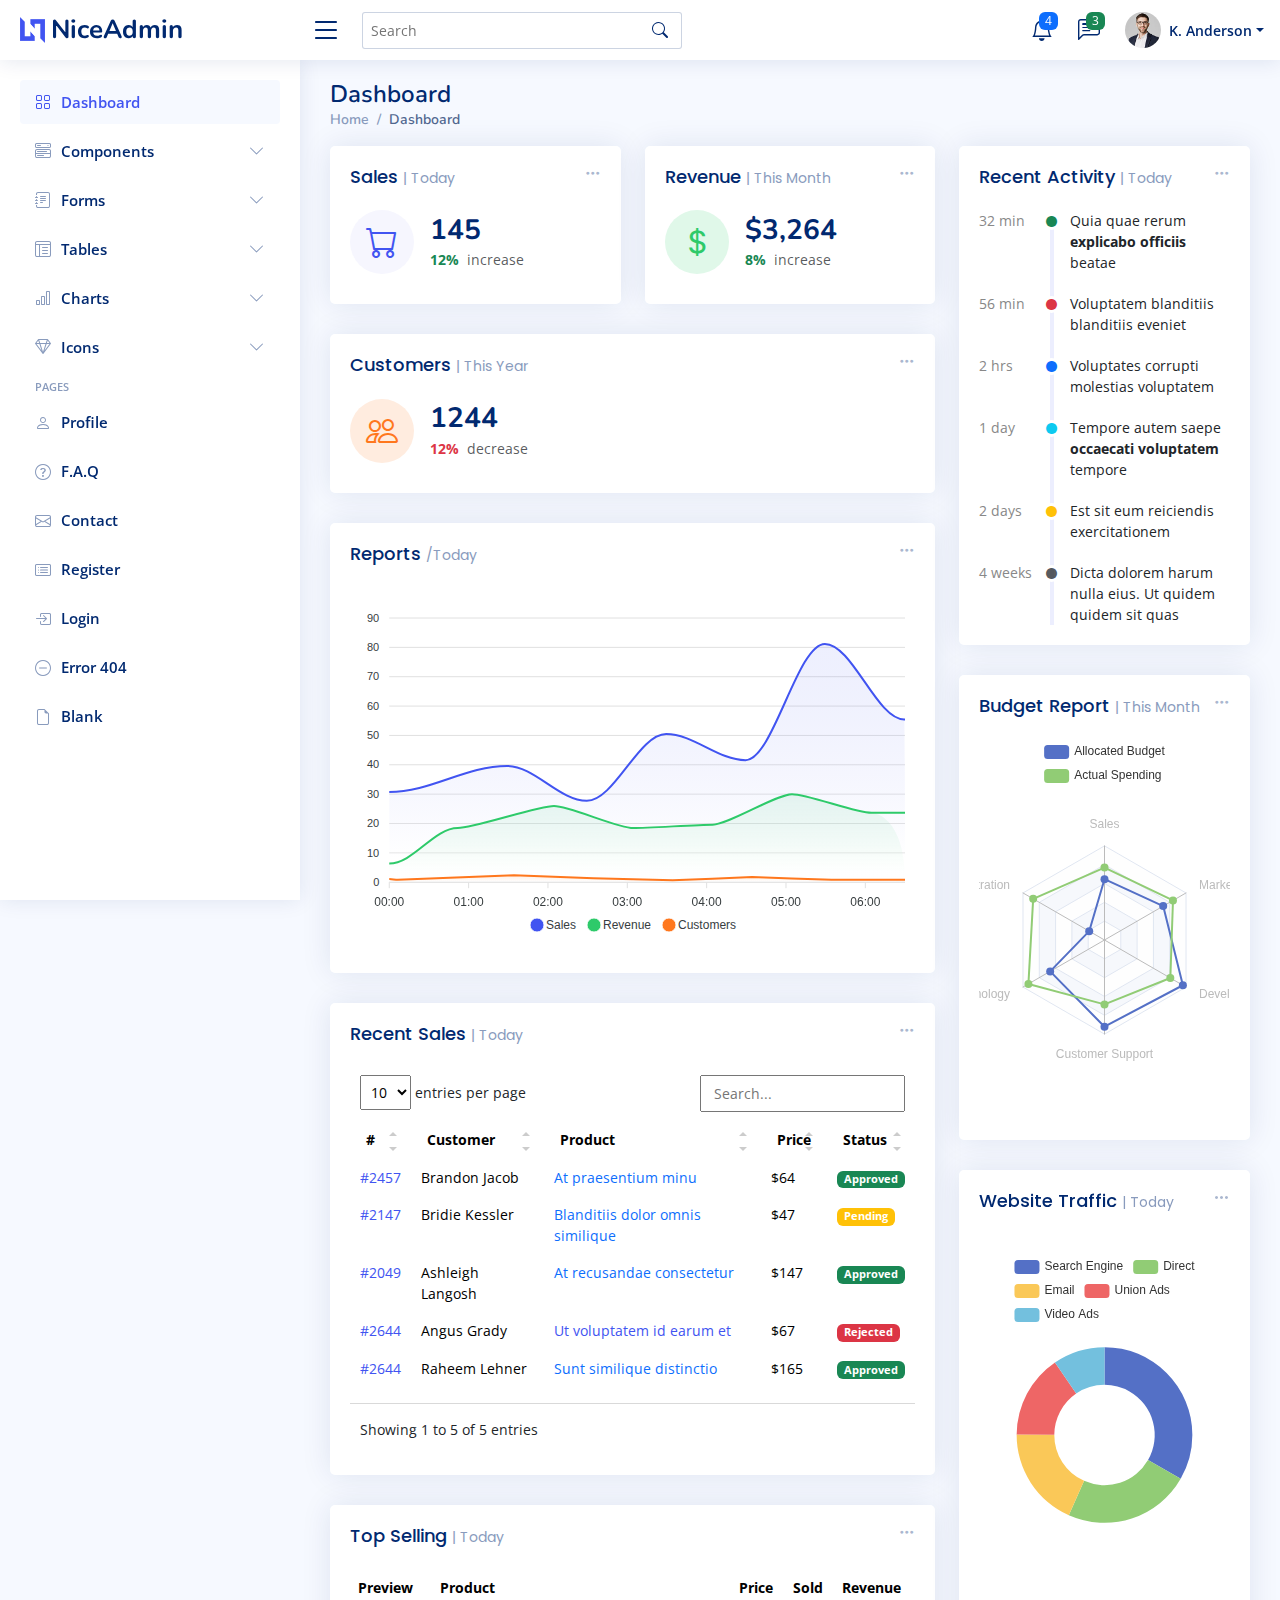
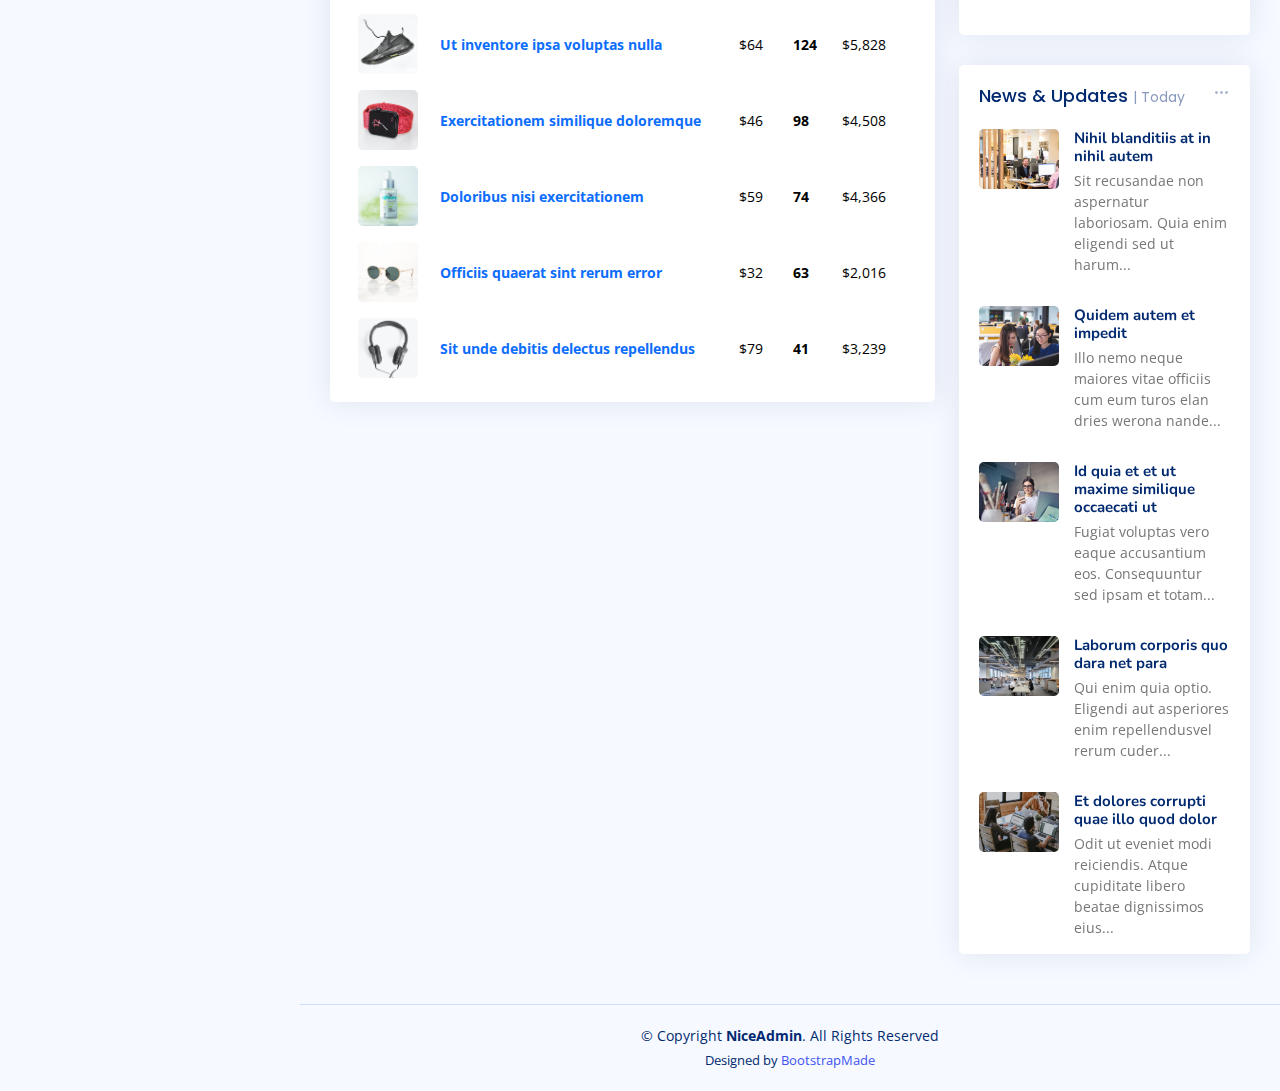
<file: adm/index.html>
<!DOCTYPE html>
<html lang="en">

<head>
  <meta charset="utf-8">
  <meta content="width=device-width, initial-scale=1.0" name="viewport">

  <title>Dashboard - NiceAdmin Bootstrap Template</title>
  <meta content="" name="description">
  <meta content="" name="keywords">

  <!-- Favicons -->
  <link href="assets/img/favicon.png" rel="icon">
  <link href="assets/img/apple-touch-icon.png" rel="apple-touch-icon">

  <!-- Google Fonts -->
  <link href="https://fonts.gstatic.com" rel="preconnect">
  <link href="https://fonts.googleapis.com/css?family=Open+Sans:300,300i,400,400i,600,600i,700,700i|Nunito:300,300i,400,400i,600,600i,700,700i|Poppins:300,300i,400,400i,500,500i,600,600i,700,700i" rel="stylesheet">

  <!-- Vendor CSS Files -->
  <link href="assets/vendor/bootstrap/css/bootstrap.min.css" rel="stylesheet">
  <link href="assets/vendor/bootstrap-icons/bootstrap-icons.css" rel="stylesheet">
  <link href="assets/vendor/boxicons/css/boxicons.min.css" rel="stylesheet">
  <link href="assets/vendor/quill/quill.snow.css" rel="stylesheet">
  <link href="assets/vendor/quill/quill.bubble.css" rel="stylesheet">
  <link href="assets/vendor/remixicon/remixicon.css" rel="stylesheet">
  <link href="assets/vendor/simple-datatables/style.css" rel="stylesheet">

  <!-- Template Main CSS File -->
  <link href="assets/css/style.css" rel="stylesheet">

  <!-- =======================================================
  * Template Name: NiceAdmin
  * Template URL: https://bootstrapmade.com/nice-admin-bootstrap-admin-html-template/
  * Updated: Apr 20 2024 with Bootstrap v5.3.3
  * Author: BootstrapMade.com
  * License: https://bootstrapmade.com/license/
  ======================================================== -->
</head>

<body>

  <!-- ======= Header ======= -->
  <header id="header" class="header fixed-top d-flex align-items-center">

    <div class="d-flex align-items-center justify-content-between">
      <a href="index.html" class="logo d-flex align-items-center">
        <img src="assets/img/logo.png" alt="">
        <span class="d-none d-lg-block">NiceAdmin</span>
      </a>
      <i class="bi bi-list toggle-sidebar-btn"></i>
    </div><!-- End Logo -->

    <div class="search-bar">
      <form class="search-form d-flex align-items-center" method="POST" action="#">
        <input type="text" name="query" placeholder="Search" title="Enter search keyword">
        <button type="submit" title="Search"><i class="bi bi-search"></i></button>
      </form>
    </div><!-- End Search Bar -->

    <nav class="header-nav ms-auto">
      <ul class="d-flex align-items-center">

        <li class="nav-item d-block d-lg-none">
          <a class="nav-link nav-icon search-bar-toggle " href="#">
            <i class="bi bi-search"></i>
          </a>
        </li><!-- End Search Icon-->

        <li class="nav-item dropdown">

          <a class="nav-link nav-icon" href="#" data-bs-toggle="dropdown">
            <i class="bi bi-bell"></i>
            <span class="badge bg-primary badge-number">4</span>
          </a><!-- End Notification Icon -->

          <ul class="dropdown-menu dropdown-menu-end dropdown-menu-arrow notifications">
            <li class="dropdown-header">
              You have 4 new notifications
              <a href="#"><span class="badge rounded-pill bg-primary p-2 ms-2">View all</span></a>
            </li>
            <li>
              <hr class="dropdown-divider">
            </li>

            <li class="notification-item">
              <i class="bi bi-exclamation-circle text-warning"></i>
              <div>
                <h4>Lorem Ipsum</h4>
                <p>Quae dolorem earum veritatis oditseno</p>
                <p>30 min. ago</p>
              </div>
            </li>

            <li>
              <hr class="dropdown-divider">
            </li>

            <li class="notification-item">
              <i class="bi bi-x-circle text-danger"></i>
              <div>
                <h4>Atque rerum nesciunt</h4>
                <p>Quae dolorem earum veritatis oditseno</p>
                <p>1 hr. ago</p>
              </div>
            </li>

            <li>
              <hr class="dropdown-divider">
            </li>

            <li class="notification-item">
              <i class="bi bi-check-circle text-success"></i>
              <div>
                <h4>Sit rerum fuga</h4>
                <p>Quae dolorem earum veritatis oditseno</p>
                <p>2 hrs. ago</p>
              </div>
            </li>

            <li>
              <hr class="dropdown-divider">
            </li>

            <li class="notification-item">
              <i class="bi bi-info-circle text-primary"></i>
              <div>
                <h4>Dicta reprehenderit</h4>
                <p>Quae dolorem earum veritatis oditseno</p>
                <p>4 hrs. ago</p>
              </div>
            </li>

            <li>
              <hr class="dropdown-divider">
            </li>
            <li class="dropdown-footer">
              <a href="#">Show all notifications</a>
            </li>

          </ul><!-- End Notification Dropdown Items -->

        </li><!-- End Notification Nav -->

        <li class="nav-item dropdown">

          <a class="nav-link nav-icon" href="#" data-bs-toggle="dropdown">
            <i class="bi bi-chat-left-text"></i>
            <span class="badge bg-success badge-number">3</span>
          </a><!-- End Messages Icon -->

          <ul class="dropdown-menu dropdown-menu-end dropdown-menu-arrow messages">
            <li class="dropdown-header">
              You have 3 new messages
              <a href="#"><span class="badge rounded-pill bg-primary p-2 ms-2">View all</span></a>
            </li>
            <li>
              <hr class="dropdown-divider">
            </li>

            <li class="message-item">
              <a href="#">
                <img src="assets/img/messages-1.jpg" alt="" class="rounded-circle">
                <div>
                  <h4>Maria Hudson</h4>
                  <p>Velit asperiores et ducimus soluta repudiandae labore officia est ut...</p>
                  <p>4 hrs. ago</p>
                </div>
              </a>
            </li>
            <li>
              <hr class="dropdown-divider">
            </li>

            <li class="message-item">
              <a href="#">
                <img src="assets/img/messages-2.jpg" alt="" class="rounded-circle">
                <div>
                  <h4>Anna Nelson</h4>
                  <p>Velit asperiores et ducimus soluta repudiandae labore officia est ut...</p>
                  <p>6 hrs. ago</p>
                </div>
              </a>
            </li>
            <li>
              <hr class="dropdown-divider">
            </li>

            <li class="message-item">
              <a href="#">
                <img src="assets/img/messages-3.jpg" alt="" class="rounded-circle">
                <div>
                  <h4>David Muldon</h4>
                  <p>Velit asperiores et ducimus soluta repudiandae labore officia est ut...</p>
                  <p>8 hrs. ago</p>
                </div>
              </a>
            </li>
            <li>
              <hr class="dropdown-divider">
            </li>

            <li class="dropdown-footer">
              <a href="#">Show all messages</a>
            </li>

          </ul><!-- End Messages Dropdown Items -->

        </li><!-- End Messages Nav -->

        <li class="nav-item dropdown pe-3">

          <a class="nav-link nav-profile d-flex align-items-center pe-0" href="#" data-bs-toggle="dropdown">
            <img src="assets/img/profile-img.jpg" alt="Profile" class="rounded-circle">
            <span class="d-none d-md-block dropdown-toggle ps-2">K. Anderson</span>
          </a><!-- End Profile Iamge Icon -->

          <ul class="dropdown-menu dropdown-menu-end dropdown-menu-arrow profile">
            <li class="dropdown-header">
              <h6>Kevin Anderson</h6>
              <span>Web Designer</span>
            </li>
            <li>
              <hr class="dropdown-divider">
            </li>

            <li>
              <a class="dropdown-item d-flex align-items-center" href="users-profile.html">
                <i class="bi bi-person"></i>
                <span>My Profile</span>
              </a>
            </li>
            <li>
              <hr class="dropdown-divider">
            </li>

            <li>
              <a class="dropdown-item d-flex align-items-center" href="users-profile.html">
                <i class="bi bi-gear"></i>
                <span>Account Settings</span>
              </a>
            </li>
            <li>
              <hr class="dropdown-divider">
            </li>

            <li>
              <a class="dropdown-item d-flex align-items-center" href="pages-faq.html">
                <i class="bi bi-question-circle"></i>
                <span>Need Help?</span>
              </a>
            </li>
            <li>
              <hr class="dropdown-divider">
            </li>

            <li>
              <a class="dropdown-item d-flex align-items-center" href="#">
                <i class="bi bi-box-arrow-right"></i>
                <span>Sign Out</span>
              </a>
            </li>

          </ul><!-- End Profile Dropdown Items -->
        </li><!-- End Profile Nav -->

      </ul>
    </nav><!-- End Icons Navigation -->

  </header><!-- End Header -->

  <!-- ======= Sidebar ======= -->
  <aside id="sidebar" class="sidebar">

    <ul class="sidebar-nav" id="sidebar-nav">

      <li class="nav-item">
        <a class="nav-link " href="index.html">
          <i class="bi bi-grid"></i>
          <span>Dashboard</span>
        </a>
      </li><!-- End Dashboard Nav -->

      <li class="nav-item">
        <a class="nav-link collapsed" data-bs-target="#components-nav" data-bs-toggle="collapse" href="#">
          <i class="bi bi-menu-button-wide"></i><span>Components</span><i class="bi bi-chevron-down ms-auto"></i>
        </a>
        <ul id="components-nav" class="nav-content collapse " data-bs-parent="#sidebar-nav">
          <li>
            <a href="components-alerts.html">
              <i class="bi bi-circle"></i><span>Alerts</span>
            </a>
          </li>
          <li>
            <a href="components-accordion.html">
              <i class="bi bi-circle"></i><span>Accordion</span>
            </a>
          </li>
          <li>
            <a href="components-badges.html">
              <i class="bi bi-circle"></i><span>Badges</span>
            </a>
          </li>
          <li>
            <a href="components-breadcrumbs.html">
              <i class="bi bi-circle"></i><span>Breadcrumbs</span>
            </a>
          </li>
          <li>
            <a href="components-buttons.html">
              <i class="bi bi-circle"></i><span>Buttons</span>
            </a>
          </li>
          <li>
            <a href="components-cards.html">
              <i class="bi bi-circle"></i><span>Cards</span>
            </a>
          </li>
          <li>
            <a href="components-carousel.html">
              <i class="bi bi-circle"></i><span>Carousel</span>
            </a>
          </li>
          <li>
            <a href="components-list-group.html">
              <i class="bi bi-circle"></i><span>List group</span>
            </a>
          </li>
          <li>
            <a href="components-modal.html">
              <i class="bi bi-circle"></i><span>Modal</span>
            </a>
          </li>
          <li>
            <a href="components-tabs.html">
              <i class="bi bi-circle"></i><span>Tabs</span>
            </a>
          </li>
          <li>
            <a href="components-pagination.html">
              <i class="bi bi-circle"></i><span>Pagination</span>
            </a>
          </li>
          <li>
            <a href="components-progress.html">
              <i class="bi bi-circle"></i><span>Progress</span>
            </a>
          </li>
          <li>
            <a href="components-spinners.html">
              <i class="bi bi-circle"></i><span>Spinners</span>
            </a>
          </li>
          <li>
            <a href="components-tooltips.html">
              <i class="bi bi-circle"></i><span>Tooltips</span>
            </a>
          </li>
        </ul>
      </li><!-- End Components Nav -->

      <li class="nav-item">
        <a class="nav-link collapsed" data-bs-target="#forms-nav" data-bs-toggle="collapse" href="#">
          <i class="bi bi-journal-text"></i><span>Forms</span><i class="bi bi-chevron-down ms-auto"></i>
        </a>
        <ul id="forms-nav" class="nav-content collapse " data-bs-parent="#sidebar-nav">
          <li>
            <a href="forms-elements.html">
              <i class="bi bi-circle"></i><span>Form Elements</span>
            </a>
          </li>
          <li>
            <a href="forms-layouts.html">
              <i class="bi bi-circle"></i><span>Form Layouts</span>
            </a>
          </li>
          <li>
            <a href="forms-editors.html">
              <i class="bi bi-circle"></i><span>Form Editors</span>
            </a>
          </li>
          <li>
            <a href="forms-validation.html">
              <i class="bi bi-circle"></i><span>Form Validation</span>
            </a>
          </li>
        </ul>
      </li><!-- End Forms Nav -->

      <li class="nav-item">
        <a class="nav-link collapsed" data-bs-target="#tables-nav" data-bs-toggle="collapse" href="#">
          <i class="bi bi-layout-text-window-reverse"></i><span>Tables</span><i class="bi bi-chevron-down ms-auto"></i>
        </a>
        <ul id="tables-nav" class="nav-content collapse " data-bs-parent="#sidebar-nav">
          <li>
            <a href="tables-general.html">
              <i class="bi bi-circle"></i><span>General Tables</span>
            </a>
          </li>
          <li>
            <a href="tables-data.html">
              <i class="bi bi-circle"></i><span>Data Tables</span>
            </a>
          </li>
        </ul>
      </li><!-- End Tables Nav -->

      <li class="nav-item">
        <a class="nav-link collapsed" data-bs-target="#charts-nav" data-bs-toggle="collapse" href="#">
          <i class="bi bi-bar-chart"></i><span>Charts</span><i class="bi bi-chevron-down ms-auto"></i>
        </a>
        <ul id="charts-nav" class="nav-content collapse " data-bs-parent="#sidebar-nav">
          <li>
            <a href="charts-chartjs.html">
              <i class="bi bi-circle"></i><span>Chart.js</span>
            </a>
          </li>
          <li>
            <a href="charts-apexcharts.html">
              <i class="bi bi-circle"></i><span>ApexCharts</span>
            </a>
          </li>
          <li>
            <a href="charts-echarts.html">
              <i class="bi bi-circle"></i><span>ECharts</span>
            </a>
          </li>
        </ul>
      </li><!-- End Charts Nav -->

      <li class="nav-item">
        <a class="nav-link collapsed" data-bs-target="#icons-nav" data-bs-toggle="collapse" href="#">
          <i class="bi bi-gem"></i><span>Icons</span><i class="bi bi-chevron-down ms-auto"></i>
        </a>
        <ul id="icons-nav" class="nav-content collapse " data-bs-parent="#sidebar-nav">
          <li>
            <a href="icons-bootstrap.html">
              <i class="bi bi-circle"></i><span>Bootstrap Icons</span>
            </a>
          </li>
          <li>
            <a href="icons-remix.html">
              <i class="bi bi-circle"></i><span>Remix Icons</span>
            </a>
          </li>
          <li>
            <a href="icons-boxicons.html">
              <i class="bi bi-circle"></i><span>Boxicons</span>
            </a>
          </li>
        </ul>
      </li><!-- End Icons Nav -->

      <li class="nav-heading">Pages</li>

      <li class="nav-item">
        <a class="nav-link collapsed" href="users-profile.html">
          <i class="bi bi-person"></i>
          <span>Profile</span>
        </a>
      </li><!-- End Profile Page Nav -->

      <li class="nav-item">
        <a class="nav-link collapsed" href="pages-faq.html">
          <i class="bi bi-question-circle"></i>
          <span>F.A.Q</span>
        </a>
      </li><!-- End F.A.Q Page Nav -->

      <li class="nav-item">
        <a class="nav-link collapsed" href="pages-contact.html">
          <i class="bi bi-envelope"></i>
          <span>Contact</span>
        </a>
      </li><!-- End Contact Page Nav -->

      <li class="nav-item">
        <a class="nav-link collapsed" href="pages-register.html">
          <i class="bi bi-card-list"></i>
          <span>Register</span>
        </a>
      </li><!-- End Register Page Nav -->

      <li class="nav-item">
        <a class="nav-link collapsed" href="pages-login.html">
          <i class="bi bi-box-arrow-in-right"></i>
          <span>Login</span>
        </a>
      </li><!-- End Login Page Nav -->

      <li class="nav-item">
        <a class="nav-link collapsed" href="pages-error-404.html">
          <i class="bi bi-dash-circle"></i>
          <span>Error 404</span>
        </a>
      </li><!-- End Error 404 Page Nav -->

      <li class="nav-item">
        <a class="nav-link collapsed" href="pages-blank.html">
          <i class="bi bi-file-earmark"></i>
          <span>Blank</span>
        </a>
      </li><!-- End Blank Page Nav -->

    </ul>

  </aside><!-- End Sidebar-->

  <main id="main" class="main">

    <div class="pagetitle">
      <h1>Dashboard</h1>
      <nav>
        <ol class="breadcrumb">
          <li class="breadcrumb-item"><a href="index.html">Home</a></li>
          <li class="breadcrumb-item active">Dashboard</li>
        </ol>
      </nav>
    </div><!-- End Page Title -->

    <section class="section dashboard">
      <div class="row">

        <!-- Left side columns -->
        <div class="col-lg-8">
          <div class="row">

            <!-- Sales Card -->
            <div class="col-xxl-4 col-md-6">
              <div class="card info-card sales-card">

                <div class="filter">
                  <a class="icon" href="#" data-bs-toggle="dropdown"><i class="bi bi-three-dots"></i></a>
                  <ul class="dropdown-menu dropdown-menu-end dropdown-menu-arrow">
                    <li class="dropdown-header text-start">
                      <h6>Filter</h6>
                    </li>

                    <li><a class="dropdown-item" href="#">Today</a></li>
                    <li><a class="dropdown-item" href="#">This Month</a></li>
                    <li><a class="dropdown-item" href="#">This Year</a></li>
                  </ul>
                </div>

                <div class="card-body">
                  <h5 class="card-title">Sales <span>| Today</span></h5>

                  <div class="d-flex align-items-center">
                    <div class="card-icon rounded-circle d-flex align-items-center justify-content-center">
                      <i class="bi bi-cart"></i>
                    </div>
                    <div class="ps-3">
                      <h6>145</h6>
                      <span class="text-success small pt-1 fw-bold">12%</span> <span class="text-muted small pt-2 ps-1">increase</span>

                    </div>
                  </div>
                </div>

              </div>
            </div><!-- End Sales Card -->

            <!-- Revenue Card -->
            <div class="col-xxl-4 col-md-6">
              <div class="card info-card revenue-card">

                <div class="filter">
                  <a class="icon" href="#" data-bs-toggle="dropdown"><i class="bi bi-three-dots"></i></a>
                  <ul class="dropdown-menu dropdown-menu-end dropdown-menu-arrow">
                    <li class="dropdown-header text-start">
                      <h6>Filter</h6>
                    </li>

                    <li><a class="dropdown-item" href="#">Today</a></li>
                    <li><a class="dropdown-item" href="#">This Month</a></li>
                    <li><a class="dropdown-item" href="#">This Year</a></li>
                  </ul>
                </div>

                <div class="card-body">
                  <h5 class="card-title">Revenue <span>| This Month</span></h5>

                  <div class="d-flex align-items-center">
                    <div class="card-icon rounded-circle d-flex align-items-center justify-content-center">
                      <i class="bi bi-currency-dollar"></i>
                    </div>
                    <div class="ps-3">
                      <h6>$3,264</h6>
                      <span class="text-success small pt-1 fw-bold">8%</span> <span class="text-muted small pt-2 ps-1">increase</span>

                    </div>
                  </div>
                </div>

              </div>
            </div><!-- End Revenue Card -->

            <!-- Customers Card -->
            <div class="col-xxl-4 col-xl-12">

              <div class="card info-card customers-card">

                <div class="filter">
                  <a class="icon" href="#" data-bs-toggle="dropdown"><i class="bi bi-three-dots"></i></a>
                  <ul class="dropdown-menu dropdown-menu-end dropdown-menu-arrow">
                    <li class="dropdown-header text-start">
                      <h6>Filter</h6>
                    </li>

                    <li><a class="dropdown-item" href="#">Today</a></li>
                    <li><a class="dropdown-item" href="#">This Month</a></li>
                    <li><a class="dropdown-item" href="#">This Year</a></li>
                  </ul>
                </div>

                <div class="card-body">
                  <h5 class="card-title">Customers <span>| This Year</span></h5>

                  <div class="d-flex align-items-center">
                    <div class="card-icon rounded-circle d-flex align-items-center justify-content-center">
                      <i class="bi bi-people"></i>
                    </div>
                    <div class="ps-3">
                      <h6>1244</h6>
                      <span class="text-danger small pt-1 fw-bold">12%</span> <span class="text-muted small pt-2 ps-1">decrease</span>

                    </div>
                  </div>

                </div>
              </div>

            </div><!-- End Customers Card -->

            <!-- Reports -->
            <div class="col-12">
              <div class="card">

                <div class="filter">
                  <a class="icon" href="#" data-bs-toggle="dropdown"><i class="bi bi-three-dots"></i></a>
                  <ul class="dropdown-menu dropdown-menu-end dropdown-menu-arrow">
                    <li class="dropdown-header text-start">
                      <h6>Filter</h6>
                    </li>

                    <li><a class="dropdown-item" href="#">Today</a></li>
                    <li><a class="dropdown-item" href="#">This Month</a></li>
                    <li><a class="dropdown-item" href="#">This Year</a></li>
                  </ul>
                </div>

                <div class="card-body">
                  <h5 class="card-title">Reports <span>/Today</span></h5>

                  <!-- Line Chart -->
                  <div id="reportsChart"></div>

                  <script>
                    document.addEventListener("DOMContentLoaded", () => {
                      new ApexCharts(document.querySelector("#reportsChart"), {
                        series: [{
                          name: 'Sales',
                          data: [31, 40, 28, 51, 42, 82, 56],
                        }, {
                          name: 'Revenue',
                          data: [11, 32, 45, 32, 34, 52, 41]
                        }, {
                          name: 'Customers',
                          data: [15, 11, 32, 18, 9, 24, 11]
                        }],
                        chart: {
                          height: 350,
                          type: 'area',
                          toolbar: {
                            show: false
                          },
                        },
                        markers: {
                          size: 4
                        },
                        colors: ['#4154f1', '#2eca6a', '#ff771d'],
                        fill: {
                          type: "gradient",
                          gradient: {
                            shadeIntensity: 1,
                            opacityFrom: 0.3,
                            opacityTo: 0.4,
                            stops: [0, 90, 100]
                          }
                        },
                        dataLabels: {
                          enabled: false
                        },
                        stroke: {
                          curve: 'smooth',
                          width: 2
                        },
                        xaxis: {
                          type: 'datetime',
                          categories: ["2018-09-19T00:00:00.000Z", "2018-09-19T01:30:00.000Z", "2018-09-19T02:30:00.000Z", "2018-09-19T03:30:00.000Z", "2018-09-19T04:30:00.000Z", "2018-09-19T05:30:00.000Z", "2018-09-19T06:30:00.000Z"]
                        },
                        tooltip: {
                          x: {
                            format: 'dd/MM/yy HH:mm'
                          },
                        }
                      }).render();
                    });
                  </script>
                  <!-- End Line Chart -->

                </div>

              </div>
            </div><!-- End Reports -->

            <!-- Recent Sales -->
            <div class="col-12">
              <div class="card recent-sales overflow-auto">

                <div class="filter">
                  <a class="icon" href="#" data-bs-toggle="dropdown"><i class="bi bi-three-dots"></i></a>
                  <ul class="dropdown-menu dropdown-menu-end dropdown-menu-arrow">
                    <li class="dropdown-header text-start">
                      <h6>Filter</h6>
                    </li>

                    <li><a class="dropdown-item" href="#">Today</a></li>
                    <li><a class="dropdown-item" href="#">This Month</a></li>
                    <li><a class="dropdown-item" href="#">This Year</a></li>
                  </ul>
                </div>

                <div class="card-body">
                  <h5 class="card-title">Recent Sales <span>| Today</span></h5>

                  <table class="table table-borderless datatable">
                    <thead>
                      <tr>
                        <th scope="col">#</th>
                        <th scope="col">Customer</th>
                        <th scope="col">Product</th>
                        <th scope="col">Price</th>
                        <th scope="col">Status</th>
                      </tr>
                    </thead>
                    <tbody>
                      <tr>
                        <th scope="row"><a href="#">#2457</a></th>
                        <td>Brandon Jacob</td>
                        <td><a href="#" class="text-primary">At praesentium minu</a></td>
                        <td>$64</td>
                        <td><span class="badge bg-success">Approved</span></td>
                      </tr>
                      <tr>
                        <th scope="row"><a href="#">#2147</a></th>
                        <td>Bridie Kessler</td>
                        <td><a href="#" class="text-primary">Blanditiis dolor omnis similique</a></td>
                        <td>$47</td>
                        <td><span class="badge bg-warning">Pending</span></td>
                      </tr>
                      <tr>
                        <th scope="row"><a href="#">#2049</a></th>
                        <td>Ashleigh Langosh</td>
                        <td><a href="#" class="text-primary">At recusandae consectetur</a></td>
                        <td>$147</td>
                        <td><span class="badge bg-success">Approved</span></td>
                      </tr>
                      <tr>
                        <th scope="row"><a href="#">#2644</a></th>
                        <td>Angus Grady</td>
                        <td><a href="#" class="text-primar">Ut voluptatem id earum et</a></td>
                        <td>$67</td>
                        <td><span class="badge bg-danger">Rejected</span></td>
                      </tr>
                      <tr>
                        <th scope="row"><a href="#">#2644</a></th>
                        <td>Raheem Lehner</td>
                        <td><a href="#" class="text-primary">Sunt similique distinctio</a></td>
                        <td>$165</td>
                        <td><span class="badge bg-success">Approved</span></td>
                      </tr>
                    </tbody>
                  </table>

                </div>

              </div>
            </div><!-- End Recent Sales -->

            <!-- Top Selling -->
            <div class="col-12">
              <div class="card top-selling overflow-auto">

                <div class="filter">
                  <a class="icon" href="#" data-bs-toggle="dropdown"><i class="bi bi-three-dots"></i></a>
                  <ul class="dropdown-menu dropdown-menu-end dropdown-menu-arrow">
                    <li class="dropdown-header text-start">
                      <h6>Filter</h6>
                    </li>

                    <li><a class="dropdown-item" href="#">Today</a></li>
                    <li><a class="dropdown-item" href="#">This Month</a></li>
                    <li><a class="dropdown-item" href="#">This Year</a></li>
                  </ul>
                </div>

                <div class="card-body pb-0">
                  <h5 class="card-title">Top Selling <span>| Today</span></h5>

                  <table class="table table-borderless">
                    <thead>
                      <tr>
                        <th scope="col">Preview</th>
                        <th scope="col">Product</th>
                        <th scope="col">Price</th>
                        <th scope="col">Sold</th>
                        <th scope="col">Revenue</th>
                      </tr>
                    </thead>
                    <tbody>
                      <tr>
                        <th scope="row"><a href="#"><img src="assets/img/product-1.jpg" alt=""></a></th>
                        <td><a href="#" class="text-primary fw-bold">Ut inventore ipsa voluptas nulla</a></td>
                        <td>$64</td>
                        <td class="fw-bold">124</td>
                        <td>$5,828</td>
                      </tr>
                      <tr>
                        <th scope="row"><a href="#"><img src="assets/img/product-2.jpg" alt=""></a></th>
                        <td><a href="#" class="text-primary fw-bold">Exercitationem similique doloremque</a></td>
                        <td>$46</td>
                        <td class="fw-bold">98</td>
                        <td>$4,508</td>
                      </tr>
                      <tr>
                        <th scope="row"><a href="#"><img src="assets/img/product-3.jpg" alt=""></a></th>
                        <td><a href="#" class="text-primary fw-bold">Doloribus nisi exercitationem</a></td>
                        <td>$59</td>
                        <td class="fw-bold">74</td>
                        <td>$4,366</td>
                      </tr>
                      <tr>
                        <th scope="row"><a href="#"><img src="assets/img/product-4.jpg" alt=""></a></th>
                        <td><a href="#" class="text-primary fw-bold">Officiis quaerat sint rerum error</a></td>
                        <td>$32</td>
                        <td class="fw-bold">63</td>
                        <td>$2,016</td>
                      </tr>
                      <tr>
                        <th scope="row"><a href="#"><img src="assets/img/product-5.jpg" alt=""></a></th>
                        <td><a href="#" class="text-primary fw-bold">Sit unde debitis delectus repellendus</a></td>
                        <td>$79</td>
                        <td class="fw-bold">41</td>
                        <td>$3,239</td>
                      </tr>
                    </tbody>
                  </table>

                </div>

              </div>
            </div><!-- End Top Selling -->

          </div>
        </div><!-- End Left side columns -->

        <!-- Right side columns -->
        <div class="col-lg-4">

          <!-- Recent Activity -->
          <div class="card">
            <div class="filter">
              <a class="icon" href="#" data-bs-toggle="dropdown"><i class="bi bi-three-dots"></i></a>
              <ul class="dropdown-menu dropdown-menu-end dropdown-menu-arrow">
                <li class="dropdown-header text-start">
                  <h6>Filter</h6>
                </li>

                <li><a class="dropdown-item" href="#">Today</a></li>
                <li><a class="dropdown-item" href="#">This Month</a></li>
                <li><a class="dropdown-item" href="#">This Year</a></li>
              </ul>
            </div>

            <div class="card-body">
              <h5 class="card-title">Recent Activity <span>| Today</span></h5>

              <div class="activity">

                <div class="activity-item d-flex">
                  <div class="activite-label">32 min</div>
                  <i class='bi bi-circle-fill activity-badge text-success align-self-start'></i>
                  <div class="activity-content">
                    Quia quae rerum <a href="#" class="fw-bold text-dark">explicabo officiis</a> beatae
                  </div>
                </div><!-- End activity item-->

                <div class="activity-item d-flex">
                  <div class="activite-label">56 min</div>
                  <i class='bi bi-circle-fill activity-badge text-danger align-self-start'></i>
                  <div class="activity-content">
                    Voluptatem blanditiis blanditiis eveniet
                  </div>
                </div><!-- End activity item-->

                <div class="activity-item d-flex">
                  <div class="activite-label">2 hrs</div>
                  <i class='bi bi-circle-fill activity-badge text-primary align-self-start'></i>
                  <div class="activity-content">
                    Voluptates corrupti molestias voluptatem
                  </div>
                </div><!-- End activity item-->

                <div class="activity-item d-flex">
                  <div class="activite-label">1 day</div>
                  <i class='bi bi-circle-fill activity-badge text-info align-self-start'></i>
                  <div class="activity-content">
                    Tempore autem saepe <a href="#" class="fw-bold text-dark">occaecati voluptatem</a> tempore
                  </div>
                </div><!-- End activity item-->

                <div class="activity-item d-flex">
                  <div class="activite-label">2 days</div>
                  <i class='bi bi-circle-fill activity-badge text-warning align-self-start'></i>
                  <div class="activity-content">
                    Est sit eum reiciendis exercitationem
                  </div>
                </div><!-- End activity item-->

                <div class="activity-item d-flex">
                  <div class="activite-label">4 weeks</div>
                  <i class='bi bi-circle-fill activity-badge text-muted align-self-start'></i>
                  <div class="activity-content">
                    Dicta dolorem harum nulla eius. Ut quidem quidem sit quas
                  </div>
                </div><!-- End activity item-->

              </div>

            </div>
          </div><!-- End Recent Activity -->

          <!-- Budget Report -->
          <div class="card">
            <div class="filter">
              <a class="icon" href="#" data-bs-toggle="dropdown"><i class="bi bi-three-dots"></i></a>
              <ul class="dropdown-menu dropdown-menu-end dropdown-menu-arrow">
                <li class="dropdown-header text-start">
                  <h6>Filter</h6>
                </li>

                <li><a class="dropdown-item" href="#">Today</a></li>
                <li><a class="dropdown-item" href="#">This Month</a></li>
                <li><a class="dropdown-item" href="#">This Year</a></li>
              </ul>
            </div>

            <div class="card-body pb-0">
              <h5 class="card-title">Budget Report <span>| This Month</span></h5>

              <div id="budgetChart" style="min-height: 400px;" class="echart"></div>

              <script>
                document.addEventListener("DOMContentLoaded", () => {
                  var budgetChart = echarts.init(document.querySelector("#budgetChart")).setOption({
                    legend: {
                      data: ['Allocated Budget', 'Actual Spending']
                    },
                    radar: {
                      // shape: 'circle',
                      indicator: [{
                          name: 'Sales',
                          max: 6500
                        },
                        {
                          name: 'Administration',
                          max: 16000
                        },
                        {
                          name: 'Information Technology',
                          max: 30000
                        },
                        {
                          name: 'Customer Support',
                          max: 38000
                        },
                        {
                          name: 'Development',
                          max: 52000
                        },
                        {
                          name: 'Marketing',
                          max: 25000
                        }
                      ]
                    },
                    series: [{
                      name: 'Budget vs spending',
                      type: 'radar',
                      data: [{
                          value: [4200, 3000, 20000, 35000, 50000, 18000],
                          name: 'Allocated Budget'
                        },
                        {
                          value: [5000, 14000, 28000, 26000, 42000, 21000],
                          name: 'Actual Spending'
                        }
                      ]
                    }]
                  });
                });
              </script>

            </div>
          </div><!-- End Budget Report -->

          <!-- Website Traffic -->
          <div class="card">
            <div class="filter">
              <a class="icon" href="#" data-bs-toggle="dropdown"><i class="bi bi-three-dots"></i></a>
              <ul class="dropdown-menu dropdown-menu-end dropdown-menu-arrow">
                <li class="dropdown-header text-start">
                  <h6>Filter</h6>
                </li>

                <li><a class="dropdown-item" href="#">Today</a></li>
                <li><a class="dropdown-item" href="#">This Month</a></li>
                <li><a class="dropdown-item" href="#">This Year</a></li>
              </ul>
            </div>

            <div class="card-body pb-0">
              <h5 class="card-title">Website Traffic <span>| Today</span></h5>

              <div id="trafficChart" style="min-height: 400px;" class="echart"></div>

              <script>
                document.addEventListener("DOMContentLoaded", () => {
                  echarts.init(document.querySelector("#trafficChart")).setOption({
                    tooltip: {
                      trigger: 'item'
                    },
                    legend: {
                      top: '5%',
                      left: 'center'
                    },
                    series: [{
                      name: 'Access From',
                      type: 'pie',
                      radius: ['40%', '70%'],
                      avoidLabelOverlap: false,
                      label: {
                        show: false,
                        position: 'center'
                      },
                      emphasis: {
                        label: {
                          show: true,
                          fontSize: '18',
                          fontWeight: 'bold'
                        }
                      },
                      labelLine: {
                        show: false
                      },
                      data: [{
                          value: 1048,
                          name: 'Search Engine'
                        },
                        {
                          value: 735,
                          name: 'Direct'
                        },
                        {
                          value: 580,
                          name: 'Email'
                        },
                        {
                          value: 484,
                          name: 'Union Ads'
                        },
                        {
                          value: 300,
                          name: 'Video Ads'
                        }
                      ]
                    }]
                  });
                });
              </script>

            </div>
          </div><!-- End Website Traffic -->

          <!-- News & Updates Traffic -->
          <div class="card">
            <div class="filter">
              <a class="icon" href="#" data-bs-toggle="dropdown"><i class="bi bi-three-dots"></i></a>
              <ul class="dropdown-menu dropdown-menu-end dropdown-menu-arrow">
                <li class="dropdown-header text-start">
                  <h6>Filter</h6>
                </li>

                <li><a class="dropdown-item" href="#">Today</a></li>
                <li><a class="dropdown-item" href="#">This Month</a></li>
                <li><a class="dropdown-item" href="#">This Year</a></li>
              </ul>
            </div>

            <div class="card-body pb-0">
              <h5 class="card-title">News &amp; Updates <span>| Today</span></h5>

              <div class="news">
                <div class="post-item clearfix">
                  <img src="assets/img/news-1.jpg" alt="">
                  <h4><a href="#">Nihil blanditiis at in nihil autem</a></h4>
                  <p>Sit recusandae non aspernatur laboriosam. Quia enim eligendi sed ut harum...</p>
                </div>

                <div class="post-item clearfix">
                  <img src="assets/img/news-2.jpg" alt="">
                  <h4><a href="#">Quidem autem et impedit</a></h4>
                  <p>Illo nemo neque maiores vitae officiis cum eum turos elan dries werona nande...</p>
                </div>

                <div class="post-item clearfix">
                  <img src="assets/img/news-3.jpg" alt="">
                  <h4><a href="#">Id quia et et ut maxime similique occaecati ut</a></h4>
                  <p>Fugiat voluptas vero eaque accusantium eos. Consequuntur sed ipsam et totam...</p>
                </div>

                <div class="post-item clearfix">
                  <img src="assets/img/news-4.jpg" alt="">
                  <h4><a href="#">Laborum corporis quo dara net para</a></h4>
                  <p>Qui enim quia optio. Eligendi aut asperiores enim repellendusvel rerum cuder...</p>
                </div>

                <div class="post-item clearfix">
                  <img src="assets/img/news-5.jpg" alt="">
                  <h4><a href="#">Et dolores corrupti quae illo quod dolor</a></h4>
                  <p>Odit ut eveniet modi reiciendis. Atque cupiditate libero beatae dignissimos eius...</p>
                </div>

              </div><!-- End sidebar recent posts-->

            </div>
          </div><!-- End News & Updates -->

        </div><!-- End Right side columns -->

      </div>
    </section>

  </main><!-- End #main -->

  <!-- ======= Footer ======= -->
  <footer id="footer" class="footer">
    <div class="copyright">
      &copy; Copyright <strong><span>NiceAdmin</span></strong>. All Rights Reserved
    </div>
    <div class="credits">
      <!-- All the links in the footer should remain intact. -->
      <!-- You can delete the links only if you purchased the pro version. -->
      <!-- Licensing information: https://bootstrapmade.com/license/ -->
      <!-- Purchase the pro version with working PHP/AJAX contact form: https://bootstrapmade.com/nice-admin-bootstrap-admin-html-template/ -->
      Designed by <a href="https://bootstrapmade.com/">BootstrapMade</a>
    </div>
  </footer><!-- End Footer -->

  <a href="#" class="back-to-top d-flex align-items-center justify-content-center"><i class="bi bi-arrow-up-short"></i></a>

  <!-- Vendor JS Files -->
  <script src="assets/vendor/apexcharts/apexcharts.min.js"></script>
  <script src="assets/vendor/bootstrap/js/bootstrap.bundle.min.js"></script>
  <script src="assets/vendor/chart.js/chart.umd.js"></script>
  <script src="assets/vendor/echarts/echarts.min.js"></script>
  <script src="assets/vendor/quill/quill.js"></script>
  <script src="assets/vendor/simple-datatables/simple-datatables.js"></script>
  <script src="assets/vendor/tinymce/tinymce.min.js"></script>
  <script src="assets/vendor/php-email-form/validate.js"></script>

  <!-- Template Main JS File -->
  <script src="assets/js/main.js"></script>

</body>

</html>
</file>
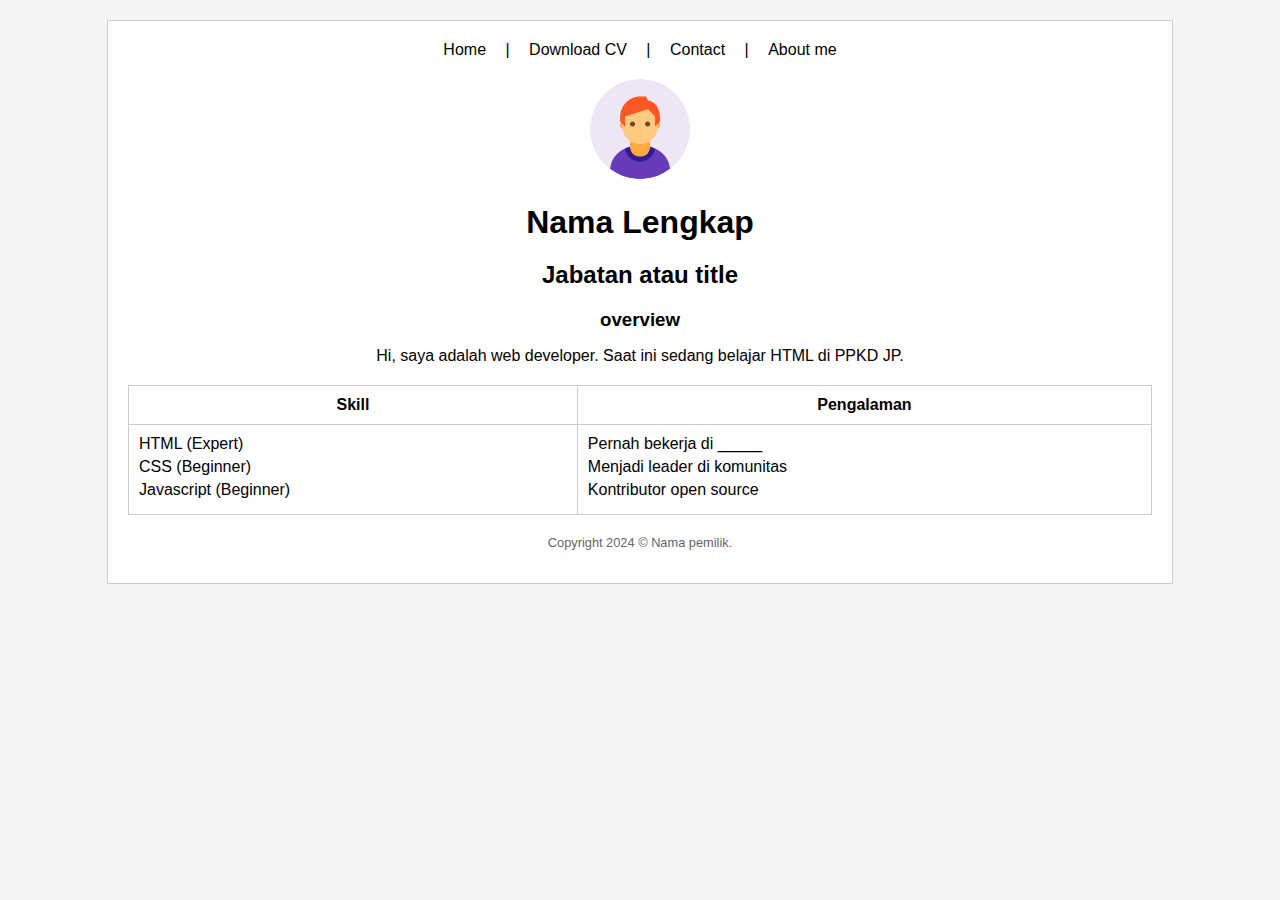
<file: portofolio/portofolio/index.html>
<!DOCTYPE html>
<html lang="id">
<head>
    <meta charset="UTF-8">
    <meta name="viewport" content="width=device-width, initial-scale=1.0">
    <title>Homepage - Portofolio</title>
</head>
<body style="font-family: Arial, sans-serif; background-color: #f4f4f4; margin: 0; padding: 0;">

    <!-- Homepage -->
    <div style="width: 80%; margin: 20px auto; padding: 20px; background-color: white; border: 1px solid #ccc;">
        <nav style="text-align: center; margin-bottom: 20px;">
            <a href="index.html" style="text-decoration: none; color: #000; margin: 0 15px;">Home</a> |
            <a href="#" style="text-decoration: none; color: #000; margin: 0 15px;">Download CV</a> |
            <a href="contact.html" style="text-decoration: none; color: #000; margin: 0 15px;">Contact</a> |
            <a href="about.html" style="text-decoration: none; color: #000; margin: 0 15px;">About me</a>
        </nav>
        <div style="text-align: center; margin-bottom: 20px;">
            <img src="avatar.png" alt="Avatar" style="width: 100px; height: 100px; border-radius: 50%;">
            <h1 style="margin-bottom: 10px;">Nama Lengkap</h1>
            <h2 style="margin-bottom: 10px;">Jabatan atau title</h2>
        </div>
        <section style="margin-bottom: 20px;">
            <h3 style="text-align: center; margin-bottom: 10px;">overview</h3>
            <p style="text-align: center;">Hi, saya adalah web developer. Saat ini sedang belajar HTML di PPKD JP.</p>
        </section>
        <section style="margin-bottom: 20px;">
            <table style="width: 100%; border-collapse: collapse;">
                <tr>
                    <th style="text-align: center; padding: 10px; border: 1px solid #ccc;">Skill</th>
                    <th style="text-align: center; padding: 10px; border: 1px solid #ccc;">Pengalaman</th>
                </tr>
                <tr>
                    <td style="padding: 10px; border: 1px solid #ccc;">
                        <ul style="list-style: none; padding: 0; margin: 0;">
                            <li style="margin-bottom: 5px;">HTML (Expert)</li>
                            <li style="margin-bottom: 5px;">CSS (Beginner)</li>
                            <li style="margin-bottom: 5px;">Javascript (Beginner)</li>
                        </ul>
                    </td>
                    <td style="padding: 10px; border: 1px solid #ccc;">
                        <ul style="list-style: none; padding: 0; margin: 0;">
                            <li style="margin-bottom: 5px;">Pernah bekerja di _____</li>
                            <li style="margin-bottom: 5px;">Menjadi leader di komunitas</li>
                            <li style="margin-bottom: 5px;">Kontributor open source</li>
                        </ul>
                    </td>
                </tr>
            </table>
        </section>
        
        <footer style="text-align: center; margin-top: 20px; font-size: 0.8em; color: #666;">
            <p>Copyright 2024 © Nama pemilik.</p>
        </footer>
    </div>

</body>
</html>

<!-- <!DOCTYPE html>
<html lang="id">
<head>
    <meta charset="UTF-8">
    <meta name="viewport" content="width=device-width, initial-scale=1.0">
    <title>Homepage - Portofolio</title>
    <link rel="stylesheet" href="styles.css">
</head> 
<body> -->

    <!-- Homepage -->
    <!-- <div class="container">
        <nav>
            <a href="index.html">Home</a> |
            <a href="#">Download CV</a> |
            <a href="#">Contact</a> |
            <a href="about.html">About me</a>
        </nav>
        <div style="text-align: center; margin-bottom: 20px;">
            <img src="avatar.png" alt="Avatar" style="width: 100px; height: 100px; border-radius: 50%;">
            <h1 style="margin-bottom: 10px;">Nama Lengkap</h1>
            <h2 style="margin-bottom: 10px;">Jabatan atau title</h2>
        </div>
        <section style="margin-bottom: 20px;">
            <h3 style="margin-bottom: 10px;">Overview</h3>
            <p>Hi, saya adalah web developer. Saat ini sedang belajar HTML di PPKD JP.</p>
        </section>
        <section style="margin-bottom: 20px;">
            <table>
                <tr>
                    <th>Skill</th>
                    <th>Pengalaman</th>
                </tr>
                <tr>
                    <td>
                        <ul>
                            <li>HTML (Expert)</li>
                            <li>CSS (Beginner)</li>
                            <li>Javascript (Beginner)</li>
                        </ul>
                    </td>
                    <td>
                        <ul>
                            <li>Pernah bekerja di _____</li>
                            <li>Menjadi leader di komunitas</li>
                            <li>Kontributor open source</li>
                        </ul>
                    </td>
                </tr>
            </table>
        </section>
        
        <footer>
            <p>Copyright 2024 © Nama pemilik.</p>
        </footer>
    </div>

</body>
</html>
 -->
</file>
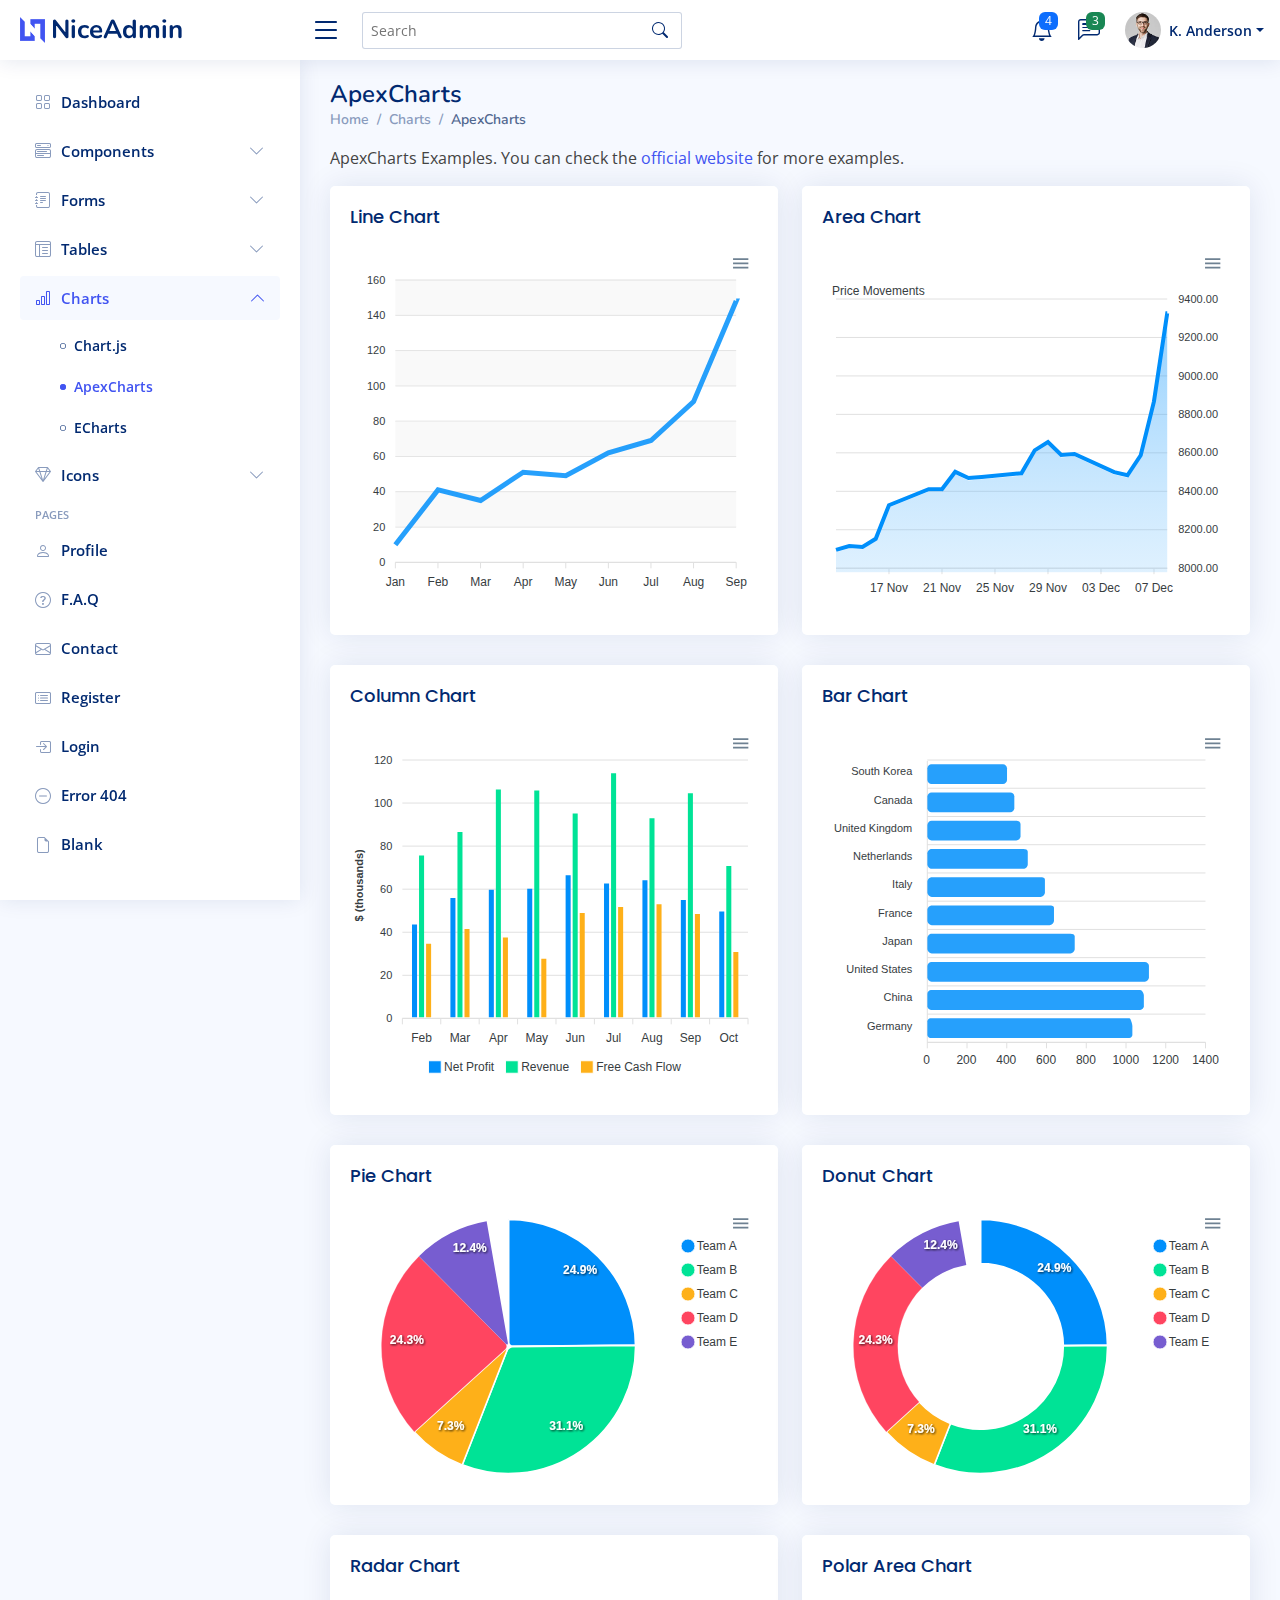
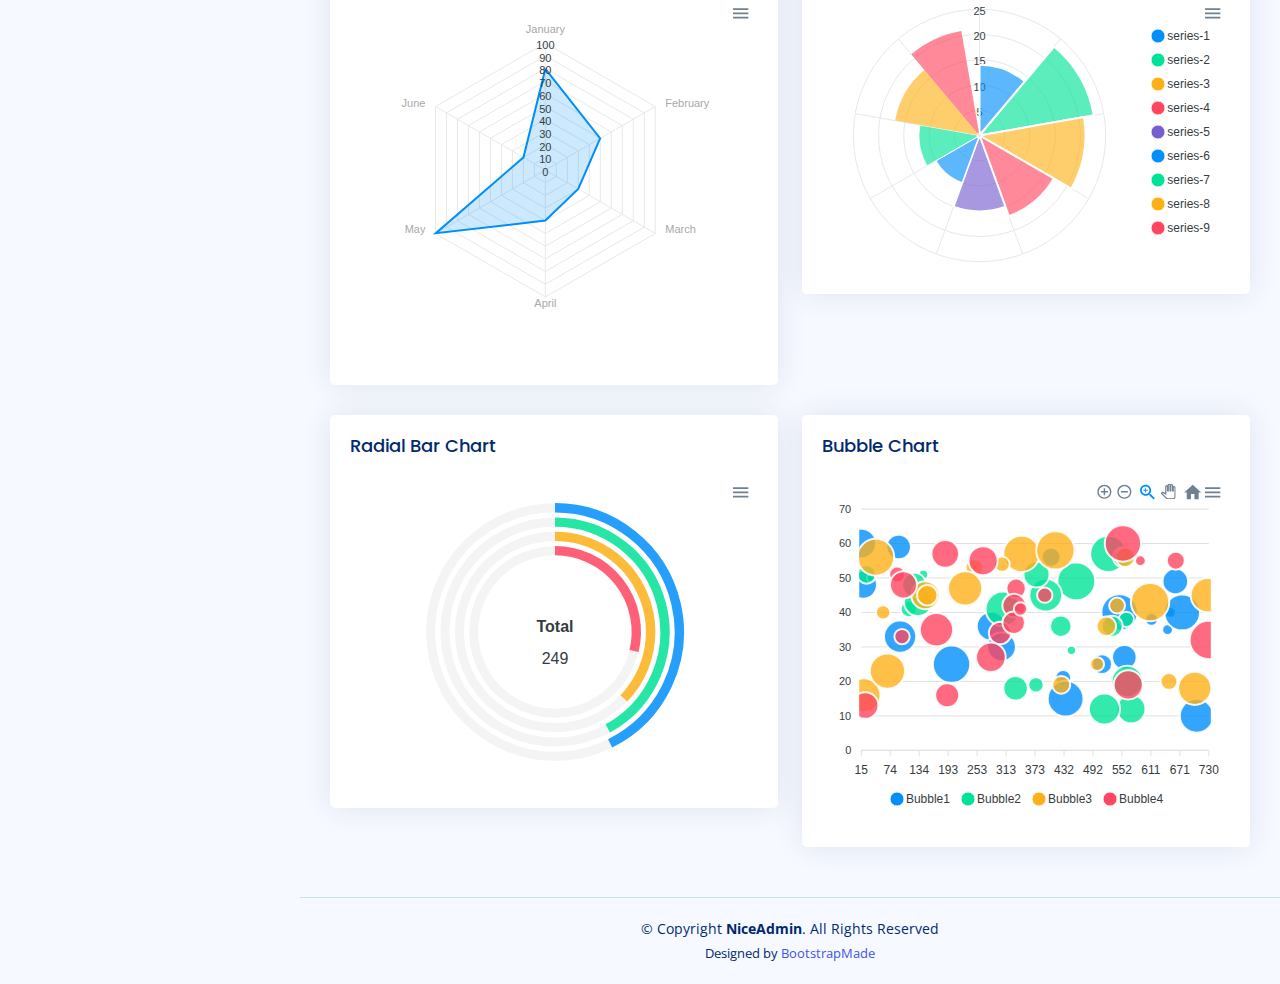
<file: adm/charts-apexcharts.html>
<!DOCTYPE html>
<html lang="en">

<head>
  <meta charset="utf-8">
  <meta content="width=device-width, initial-scale=1.0" name="viewport">

  <title>Charts / ApexCharts - NiceAdmin Bootstrap Template</title>
  <meta content="" name="description">
  <meta content="" name="keywords">

  <!-- Favicons -->
  <link href="assets/img/favicon.png" rel="icon">
  <link href="assets/img/apple-touch-icon.png" rel="apple-touch-icon">

  <!-- Google Fonts -->
  <link href="https://fonts.gstatic.com" rel="preconnect">
  <link href="https://fonts.googleapis.com/css?family=Open+Sans:300,300i,400,400i,600,600i,700,700i|Nunito:300,300i,400,400i,600,600i,700,700i|Poppins:300,300i,400,400i,500,500i,600,600i,700,700i" rel="stylesheet">

  <!-- Vendor CSS Files -->
  <link href="assets/vendor/bootstrap/css/bootstrap.min.css" rel="stylesheet">
  <link href="assets/vendor/bootstrap-icons/bootstrap-icons.css" rel="stylesheet">
  <link href="assets/vendor/boxicons/css/boxicons.min.css" rel="stylesheet">
  <link href="assets/vendor/quill/quill.snow.css" rel="stylesheet">
  <link href="assets/vendor/quill/quill.bubble.css" rel="stylesheet">
  <link href="assets/vendor/remixicon/remixicon.css" rel="stylesheet">
  <link href="assets/vendor/simple-datatables/style.css" rel="stylesheet">

  <!-- Template Main CSS File -->
  <link href="assets/css/style.css" rel="stylesheet">

  <!-- =======================================================
  * Template Name: NiceAdmin
  * Template URL: https://bootstrapmade.com/nice-admin-bootstrap-admin-html-template/
  * Updated: Apr 20 2024 with Bootstrap v5.3.3
  * Author: BootstrapMade.com
  * License: https://bootstrapmade.com/license/
  ======================================================== -->
</head>

<body>

  <!-- ======= Header ======= -->
  <header id="header" class="header fixed-top d-flex align-items-center">

    <div class="d-flex align-items-center justify-content-between">
      <a href="index.html" class="logo d-flex align-items-center">
        <img src="assets/img/logo.png" alt="">
        <span class="d-none d-lg-block">NiceAdmin</span>
      </a>
      <i class="bi bi-list toggle-sidebar-btn"></i>
    </div><!-- End Logo -->

    <div class="search-bar">
      <form class="search-form d-flex align-items-center" method="POST" action="#">
        <input type="text" name="query" placeholder="Search" title="Enter search keyword">
        <button type="submit" title="Search"><i class="bi bi-search"></i></button>
      </form>
    </div><!-- End Search Bar -->

    <nav class="header-nav ms-auto">
      <ul class="d-flex align-items-center">

        <li class="nav-item d-block d-lg-none">
          <a class="nav-link nav-icon search-bar-toggle " href="#">
            <i class="bi bi-search"></i>
          </a>
        </li><!-- End Search Icon-->

        <li class="nav-item dropdown">

          <a class="nav-link nav-icon" href="#" data-bs-toggle="dropdown">
            <i class="bi bi-bell"></i>
            <span class="badge bg-primary badge-number">4</span>
          </a><!-- End Notification Icon -->

          <ul class="dropdown-menu dropdown-menu-end dropdown-menu-arrow notifications">
            <li class="dropdown-header">
              You have 4 new notifications
              <a href="#"><span class="badge rounded-pill bg-primary p-2 ms-2">View all</span></a>
            </li>
            <li>
              <hr class="dropdown-divider">
            </li>

            <li class="notification-item">
              <i class="bi bi-exclamation-circle text-warning"></i>
              <div>
                <h4>Lorem Ipsum</h4>
                <p>Quae dolorem earum veritatis oditseno</p>
                <p>30 min. ago</p>
              </div>
            </li>

            <li>
              <hr class="dropdown-divider">
            </li>

            <li class="notification-item">
              <i class="bi bi-x-circle text-danger"></i>
              <div>
                <h4>Atque rerum nesciunt</h4>
                <p>Quae dolorem earum veritatis oditseno</p>
                <p>1 hr. ago</p>
              </div>
            </li>

            <li>
              <hr class="dropdown-divider">
            </li>

            <li class="notification-item">
              <i class="bi bi-check-circle text-success"></i>
              <div>
                <h4>Sit rerum fuga</h4>
                <p>Quae dolorem earum veritatis oditseno</p>
                <p>2 hrs. ago</p>
              </div>
            </li>

            <li>
              <hr class="dropdown-divider">
            </li>

            <li class="notification-item">
              <i class="bi bi-info-circle text-primary"></i>
              <div>
                <h4>Dicta reprehenderit</h4>
                <p>Quae dolorem earum veritatis oditseno</p>
                <p>4 hrs. ago</p>
              </div>
            </li>

            <li>
              <hr class="dropdown-divider">
            </li>
            <li class="dropdown-footer">
              <a href="#">Show all notifications</a>
            </li>

          </ul><!-- End Notification Dropdown Items -->

        </li><!-- End Notification Nav -->

        <li class="nav-item dropdown">

          <a class="nav-link nav-icon" href="#" data-bs-toggle="dropdown">
            <i class="bi bi-chat-left-text"></i>
            <span class="badge bg-success badge-number">3</span>
          </a><!-- End Messages Icon -->

          <ul class="dropdown-menu dropdown-menu-end dropdown-menu-arrow messages">
            <li class="dropdown-header">
              You have 3 new messages
              <a href="#"><span class="badge rounded-pill bg-primary p-2 ms-2">View all</span></a>
            </li>
            <li>
              <hr class="dropdown-divider">
            </li>

            <li class="message-item">
              <a href="#">
                <img src="assets/img/messages-1.jpg" alt="" class="rounded-circle">
                <div>
                  <h4>Maria Hudson</h4>
                  <p>Velit asperiores et ducimus soluta repudiandae labore officia est ut...</p>
                  <p>4 hrs. ago</p>
                </div>
              </a>
            </li>
            <li>
              <hr class="dropdown-divider">
            </li>

            <li class="message-item">
              <a href="#">
                <img src="assets/img/messages-2.jpg" alt="" class="rounded-circle">
                <div>
                  <h4>Anna Nelson</h4>
                  <p>Velit asperiores et ducimus soluta repudiandae labore officia est ut...</p>
                  <p>6 hrs. ago</p>
                </div>
              </a>
            </li>
            <li>
              <hr class="dropdown-divider">
            </li>

            <li class="message-item">
              <a href="#">
                <img src="assets/img/messages-3.jpg" alt="" class="rounded-circle">
                <div>
                  <h4>David Muldon</h4>
                  <p>Velit asperiores et ducimus soluta repudiandae labore officia est ut...</p>
                  <p>8 hrs. ago</p>
                </div>
              </a>
            </li>
            <li>
              <hr class="dropdown-divider">
            </li>

            <li class="dropdown-footer">
              <a href="#">Show all messages</a>
            </li>

          </ul><!-- End Messages Dropdown Items -->

        </li><!-- End Messages Nav -->

        <li class="nav-item dropdown pe-3">

          <a class="nav-link nav-profile d-flex align-items-center pe-0" href="#" data-bs-toggle="dropdown">
            <img src="assets/img/profile-img.jpg" alt="Profile" class="rounded-circle">
            <span class="d-none d-md-block dropdown-toggle ps-2">K. Anderson</span>
          </a><!-- End Profile Iamge Icon -->

          <ul class="dropdown-menu dropdown-menu-end dropdown-menu-arrow profile">
            <li class="dropdown-header">
              <h6>Kevin Anderson</h6>
              <span>Web Designer</span>
            </li>
            <li>
              <hr class="dropdown-divider">
            </li>

            <li>
              <a class="dropdown-item d-flex align-items-center" href="users-profile.html">
                <i class="bi bi-person"></i>
                <span>My Profile</span>
              </a>
            </li>
            <li>
              <hr class="dropdown-divider">
            </li>

            <li>
              <a class="dropdown-item d-flex align-items-center" href="users-profile.html">
                <i class="bi bi-gear"></i>
                <span>Account Settings</span>
              </a>
            </li>
            <li>
              <hr class="dropdown-divider">
            </li>

            <li>
              <a class="dropdown-item d-flex align-items-center" href="pages-faq.html">
                <i class="bi bi-question-circle"></i>
                <span>Need Help?</span>
              </a>
            </li>
            <li>
              <hr class="dropdown-divider">
            </li>

            <li>
              <a class="dropdown-item d-flex align-items-center" href="#">
                <i class="bi bi-box-arrow-right"></i>
                <span>Sign Out</span>
              </a>
            </li>

          </ul><!-- End Profile Dropdown Items -->
        </li><!-- End Profile Nav -->

      </ul>
    </nav><!-- End Icons Navigation -->

  </header><!-- End Header -->

  <!-- ======= Sidebar ======= -->
  <aside id="sidebar" class="sidebar">

    <ul class="sidebar-nav" id="sidebar-nav">

      <li class="nav-item">
        <a class="nav-link collapsed" href="index.html">
          <i class="bi bi-grid"></i>
          <span>Dashboard</span>
        </a>
      </li><!-- End Dashboard Nav -->

      <li class="nav-item">
        <a class="nav-link collapsed" data-bs-target="#components-nav" data-bs-toggle="collapse" href="#">
          <i class="bi bi-menu-button-wide"></i><span>Components</span><i class="bi bi-chevron-down ms-auto"></i>
        </a>
        <ul id="components-nav" class="nav-content collapse " data-bs-parent="#sidebar-nav">
          <li>
            <a href="components-alerts.html">
              <i class="bi bi-circle"></i><span>Alerts</span>
            </a>
          </li>
          <li>
            <a href="components-accordion.html">
              <i class="bi bi-circle"></i><span>Accordion</span>
            </a>
          </li>
          <li>
            <a href="components-badges.html">
              <i class="bi bi-circle"></i><span>Badges</span>
            </a>
          </li>
          <li>
            <a href="components-breadcrumbs.html">
              <i class="bi bi-circle"></i><span>Breadcrumbs</span>
            </a>
          </li>
          <li>
            <a href="components-buttons.html">
              <i class="bi bi-circle"></i><span>Buttons</span>
            </a>
          </li>
          <li>
            <a href="components-cards.html">
              <i class="bi bi-circle"></i><span>Cards</span>
            </a>
          </li>
          <li>
            <a href="components-carousel.html">
              <i class="bi bi-circle"></i><span>Carousel</span>
            </a>
          </li>
          <li>
            <a href="components-list-group.html">
              <i class="bi bi-circle"></i><span>List group</span>
            </a>
          </li>
          <li>
            <a href="components-modal.html">
              <i class="bi bi-circle"></i><span>Modal</span>
            </a>
          </li>
          <li>
            <a href="components-tabs.html">
              <i class="bi bi-circle"></i><span>Tabs</span>
            </a>
          </li>
          <li>
            <a href="components-pagination.html">
              <i class="bi bi-circle"></i><span>Pagination</span>
            </a>
          </li>
          <li>
            <a href="components-progress.html">
              <i class="bi bi-circle"></i><span>Progress</span>
            </a>
          </li>
          <li>
            <a href="components-spinners.html">
              <i class="bi bi-circle"></i><span>Spinners</span>
            </a>
          </li>
          <li>
            <a href="components-tooltips.html">
              <i class="bi bi-circle"></i><span>Tooltips</span>
            </a>
          </li>
        </ul>
      </li><!-- End Components Nav -->

      <li class="nav-item">
        <a class="nav-link collapsed" data-bs-target="#forms-nav" data-bs-toggle="collapse" href="#">
          <i class="bi bi-journal-text"></i><span>Forms</span><i class="bi bi-chevron-down ms-auto"></i>
        </a>
        <ul id="forms-nav" class="nav-content collapse " data-bs-parent="#sidebar-nav">
          <li>
            <a href="forms-elements.html">
              <i class="bi bi-circle"></i><span>Form Elements</span>
            </a>
          </li>
          <li>
            <a href="forms-layouts.html">
              <i class="bi bi-circle"></i><span>Form Layouts</span>
            </a>
          </li>
          <li>
            <a href="forms-editors.html">
              <i class="bi bi-circle"></i><span>Form Editors</span>
            </a>
          </li>
          <li>
            <a href="forms-validation.html">
              <i class="bi bi-circle"></i><span>Form Validation</span>
            </a>
          </li>
        </ul>
      </li><!-- End Forms Nav -->

      <li class="nav-item">
        <a class="nav-link collapsed" data-bs-target="#tables-nav" data-bs-toggle="collapse" href="#">
          <i class="bi bi-layout-text-window-reverse"></i><span>Tables</span><i class="bi bi-chevron-down ms-auto"></i>
        </a>
        <ul id="tables-nav" class="nav-content collapse " data-bs-parent="#sidebar-nav">
          <li>
            <a href="tables-general.html">
              <i class="bi bi-circle"></i><span>General Tables</span>
            </a>
          </li>
          <li>
            <a href="tables-data.html">
              <i class="bi bi-circle"></i><span>Data Tables</span>
            </a>
          </li>
        </ul>
      </li><!-- End Tables Nav -->

      <li class="nav-item">
        <a class="nav-link " data-bs-target="#charts-nav" data-bs-toggle="collapse" href="#">
          <i class="bi bi-bar-chart"></i><span>Charts</span><i class="bi bi-chevron-down ms-auto"></i>
        </a>
        <ul id="charts-nav" class="nav-content collapse show" data-bs-parent="#sidebar-nav">
          <li>
            <a href="charts-chartjs.html">
              <i class="bi bi-circle"></i><span>Chart.js</span>
            </a>
          </li>
          <li>
            <a href="charts-apexcharts.html" class="active">
              <i class="bi bi-circle"></i><span>ApexCharts</span>
            </a>
          </li>
          <li>
            <a href="charts-echarts.html">
              <i class="bi bi-circle"></i><span>ECharts</span>
            </a>
          </li>
        </ul>
      </li><!-- End Charts Nav -->

      <li class="nav-item">
        <a class="nav-link collapsed" data-bs-target="#icons-nav" data-bs-toggle="collapse" href="#">
          <i class="bi bi-gem"></i><span>Icons</span><i class="bi bi-chevron-down ms-auto"></i>
        </a>
        <ul id="icons-nav" class="nav-content collapse " data-bs-parent="#sidebar-nav">
          <li>
            <a href="icons-bootstrap.html">
              <i class="bi bi-circle"></i><span>Bootstrap Icons</span>
            </a>
          </li>
          <li>
            <a href="icons-remix.html">
              <i class="bi bi-circle"></i><span>Remix Icons</span>
            </a>
          </li>
          <li>
            <a href="icons-boxicons.html">
              <i class="bi bi-circle"></i><span>Boxicons</span>
            </a>
          </li>
        </ul>
      </li><!-- End Icons Nav -->

      <li class="nav-heading">Pages</li>

      <li class="nav-item">
        <a class="nav-link collapsed" href="users-profile.html">
          <i class="bi bi-person"></i>
          <span>Profile</span>
        </a>
      </li><!-- End Profile Page Nav -->

      <li class="nav-item">
        <a class="nav-link collapsed" href="pages-faq.html">
          <i class="bi bi-question-circle"></i>
          <span>F.A.Q</span>
        </a>
      </li><!-- End F.A.Q Page Nav -->

      <li class="nav-item">
        <a class="nav-link collapsed" href="pages-contact.html">
          <i class="bi bi-envelope"></i>
          <span>Contact</span>
        </a>
      </li><!-- End Contact Page Nav -->

      <li class="nav-item">
        <a class="nav-link collapsed" href="pages-register.html">
          <i class="bi bi-card-list"></i>
          <span>Register</span>
        </a>
      </li><!-- End Register Page Nav -->

      <li class="nav-item">
        <a class="nav-link collapsed" href="pages-login.html">
          <i class="bi bi-box-arrow-in-right"></i>
          <span>Login</span>
        </a>
      </li><!-- End Login Page Nav -->

      <li class="nav-item">
        <a class="nav-link collapsed" href="pages-error-404.html">
          <i class="bi bi-dash-circle"></i>
          <span>Error 404</span>
        </a>
      </li><!-- End Error 404 Page Nav -->

      <li class="nav-item">
        <a class="nav-link collapsed" href="pages-blank.html">
          <i class="bi bi-file-earmark"></i>
          <span>Blank</span>
        </a>
      </li><!-- End Blank Page Nav -->

    </ul>

  </aside><!-- End Sidebar-->

  <main id="main" class="main">

    <div class="pagetitle">
      <h1>ApexCharts</h1>
      <nav>
        <ol class="breadcrumb">
          <li class="breadcrumb-item"><a href="index.html">Home</a></li>
          <li class="breadcrumb-item">Charts</li>
          <li class="breadcrumb-item active">ApexCharts</li>
        </ol>
      </nav>
    </div><!-- End Page Title -->

    <p>ApexCharts Examples. You can check the <a href="https://apexcharts.com/javascript-chart-demos/" target="_blank">official website</a> for more examples.</p>

    <section class="section">
      <div class="row">

        <div class="col-lg-6">
          <div class="card">
            <div class="card-body">
              <h5 class="card-title">Line Chart</h5>

              <!-- Line Chart -->
              <div id="lineChart"></div>

              <script>
                document.addEventListener("DOMContentLoaded", () => {
                  new ApexCharts(document.querySelector("#lineChart"), {
                    series: [{
                      name: "Desktops",
                      data: [10, 41, 35, 51, 49, 62, 69, 91, 148]
                    }],
                    chart: {
                      height: 350,
                      type: 'line',
                      zoom: {
                        enabled: false
                      }
                    },
                    dataLabels: {
                      enabled: false
                    },
                    stroke: {
                      curve: 'straight'
                    },
                    grid: {
                      row: {
                        colors: ['#f3f3f3', 'transparent'], // takes an array which will be repeated on columns
                        opacity: 0.5
                      },
                    },
                    xaxis: {
                      categories: ['Jan', 'Feb', 'Mar', 'Apr', 'May', 'Jun', 'Jul', 'Aug', 'Sep'],
                    }
                  }).render();
                });
              </script>
              <!-- End Line Chart -->

            </div>
          </div>
        </div>

        <div class="col-lg-6">
          <div class="card">
            <div class="card-body">
              <h5 class="card-title">Area Chart</h5>

              <!-- Area Chart -->
              <div id="areaChart"></div>

              <script>
                document.addEventListener("DOMContentLoaded", () => {
                  const series = {
                    "monthDataSeries1": {
                      "prices": [
                        8107.85,
                        8128.0,
                        8122.9,
                        8165.5,
                        8340.7,
                        8423.7,
                        8423.5,
                        8514.3,
                        8481.85,
                        8487.7,
                        8506.9,
                        8626.2,
                        8668.95,
                        8602.3,
                        8607.55,
                        8512.9,
                        8496.25,
                        8600.65,
                        8881.1,
                        9340.85
                      ],
                      "dates": [
                        "13 Nov 2017",
                        "14 Nov 2017",
                        "15 Nov 2017",
                        "16 Nov 2017",
                        "17 Nov 2017",
                        "20 Nov 2017",
                        "21 Nov 2017",
                        "22 Nov 2017",
                        "23 Nov 2017",
                        "24 Nov 2017",
                        "27 Nov 2017",
                        "28 Nov 2017",
                        "29 Nov 2017",
                        "30 Nov 2017",
                        "01 Dec 2017",
                        "04 Dec 2017",
                        "05 Dec 2017",
                        "06 Dec 2017",
                        "07 Dec 2017",
                        "08 Dec 2017"
                      ]
                    },
                    "monthDataSeries2": {
                      "prices": [
                        8423.7,
                        8423.5,
                        8514.3,
                        8481.85,
                        8487.7,
                        8506.9,
                        8626.2,
                        8668.95,
                        8602.3,
                        8607.55,
                        8512.9,
                        8496.25,
                        8600.65,
                        8881.1,
                        9040.85,
                        8340.7,
                        8165.5,
                        8122.9,
                        8107.85,
                        8128.0
                      ],
                      "dates": [
                        "13 Nov 2017",
                        "14 Nov 2017",
                        "15 Nov 2017",
                        "16 Nov 2017",
                        "17 Nov 2017",
                        "20 Nov 2017",
                        "21 Nov 2017",
                        "22 Nov 2017",
                        "23 Nov 2017",
                        "24 Nov 2017",
                        "27 Nov 2017",
                        "28 Nov 2017",
                        "29 Nov 2017",
                        "30 Nov 2017",
                        "01 Dec 2017",
                        "04 Dec 2017",
                        "05 Dec 2017",
                        "06 Dec 2017",
                        "07 Dec 2017",
                        "08 Dec 2017"
                      ]
                    },
                    "monthDataSeries3": {
                      "prices": [
                        7114.25,
                        7126.6,
                        7116.95,
                        7203.7,
                        7233.75,
                        7451.0,
                        7381.15,
                        7348.95,
                        7347.75,
                        7311.25,
                        7266.4,
                        7253.25,
                        7215.45,
                        7266.35,
                        7315.25,
                        7237.2,
                        7191.4,
                        7238.95,
                        7222.6,
                        7217.9,
                        7359.3,
                        7371.55,
                        7371.15,
                        7469.2,
                        7429.25,
                        7434.65,
                        7451.1,
                        7475.25,
                        7566.25,
                        7556.8,
                        7525.55,
                        7555.45,
                        7560.9,
                        7490.7,
                        7527.6,
                        7551.9,
                        7514.85,
                        7577.95,
                        7592.3,
                        7621.95,
                        7707.95,
                        7859.1,
                        7815.7,
                        7739.0,
                        7778.7,
                        7839.45,
                        7756.45,
                        7669.2,
                        7580.45,
                        7452.85,
                        7617.25,
                        7701.6,
                        7606.8,
                        7620.05,
                        7513.85,
                        7498.45,
                        7575.45,
                        7601.95,
                        7589.1,
                        7525.85,
                        7569.5,
                        7702.5,
                        7812.7,
                        7803.75,
                        7816.3,
                        7851.15,
                        7912.2,
                        7972.8,
                        8145.0,
                        8161.1,
                        8121.05,
                        8071.25,
                        8088.2,
                        8154.45,
                        8148.3,
                        8122.05,
                        8132.65,
                        8074.55,
                        7952.8,
                        7885.55,
                        7733.9,
                        7897.15,
                        7973.15,
                        7888.5,
                        7842.8,
                        7838.4,
                        7909.85,
                        7892.75,
                        7897.75,
                        7820.05,
                        7904.4,
                        7872.2,
                        7847.5,
                        7849.55,
                        7789.6,
                        7736.35,
                        7819.4,
                        7875.35,
                        7871.8,
                        8076.5,
                        8114.8,
                        8193.55,
                        8217.1,
                        8235.05,
                        8215.3,
                        8216.4,
                        8301.55,
                        8235.25,
                        8229.75,
                        8201.95,
                        8164.95,
                        8107.85,
                        8128.0,
                        8122.9,
                        8165.5,
                        8340.7,
                        8423.7,
                        8423.5,
                        8514.3,
                        8481.85,
                        8487.7,
                        8506.9,
                        8626.2
                      ],
                      "dates": [
                        "02 Jun 2017",
                        "05 Jun 2017",
                        "06 Jun 2017",
                        "07 Jun 2017",
                        "08 Jun 2017",
                        "09 Jun 2017",
                        "12 Jun 2017",
                        "13 Jun 2017",
                        "14 Jun 2017",
                        "15 Jun 2017",
                        "16 Jun 2017",
                        "19 Jun 2017",
                        "20 Jun 2017",
                        "21 Jun 2017",
                        "22 Jun 2017",
                        "23 Jun 2017",
                        "27 Jun 2017",
                        "28 Jun 2017",
                        "29 Jun 2017",
                        "30 Jun 2017",
                        "03 Jul 2017",
                        "04 Jul 2017",
                        "05 Jul 2017",
                        "06 Jul 2017",
                        "07 Jul 2017",
                        "10 Jul 2017",
                        "11 Jul 2017",
                        "12 Jul 2017",
                        "13 Jul 2017",
                        "14 Jul 2017",
                        "17 Jul 2017",
                        "18 Jul 2017",
                        "19 Jul 2017",
                        "20 Jul 2017",
                        "21 Jul 2017",
                        "24 Jul 2017",
                        "25 Jul 2017",
                        "26 Jul 2017",
                        "27 Jul 2017",
                        "28 Jul 2017",
                        "31 Jul 2017",
                        "01 Aug 2017",
                        "02 Aug 2017",
                        "03 Aug 2017",
                        "04 Aug 2017",
                        "07 Aug 2017",
                        "08 Aug 2017",
                        "09 Aug 2017",
                        "10 Aug 2017",
                        "11 Aug 2017",
                        "14 Aug 2017",
                        "16 Aug 2017",
                        "17 Aug 2017",
                        "18 Aug 2017",
                        "21 Aug 2017",
                        "22 Aug 2017",
                        "23 Aug 2017",
                        "24 Aug 2017",
                        "28 Aug 2017",
                        "29 Aug 2017",
                        "30 Aug 2017",
                        "31 Aug 2017",
                        "01 Sep 2017",
                        "04 Sep 2017",
                        "05 Sep 2017",
                        "06 Sep 2017",
                        "07 Sep 2017",
                        "08 Sep 2017",
                        "11 Sep 2017",
                        "12 Sep 2017",
                        "13 Sep 2017",
                        "14 Sep 2017",
                        "15 Sep 2017",
                        "18 Sep 2017",
                        "19 Sep 2017",
                        "20 Sep 2017",
                        "21 Sep 2017",
                        "22 Sep 2017",
                        "25 Sep 2017",
                        "26 Sep 2017",
                        "27 Sep 2017",
                        "28 Sep 2017",
                        "29 Sep 2017",
                        "03 Oct 2017",
                        "04 Oct 2017",
                        "05 Oct 2017",
                        "06 Oct 2017",
                        "09 Oct 2017",
                        "10 Oct 2017",
                        "11 Oct 2017",
                        "12 Oct 2017",
                        "13 Oct 2017",
                        "16 Oct 2017",
                        "17 Oct 2017",
                        "18 Oct 2017",
                        "19 Oct 2017",
                        "23 Oct 2017",
                        "24 Oct 2017",
                        "25 Oct 2017",
                        "26 Oct 2017",
                        "27 Oct 2017",
                        "30 Oct 2017",
                        "31 Oct 2017",
                        "01 Nov 2017",
                        "02 Nov 2017",
                        "03 Nov 2017",
                        "06 Nov 2017",
                        "07 Nov 2017",
                        "08 Nov 2017",
                        "09 Nov 2017",
                        "10 Nov 2017",
                        "13 Nov 2017",
                        "14 Nov 2017",
                        "15 Nov 2017",
                        "16 Nov 2017",
                        "17 Nov 2017",
                        "20 Nov 2017",
                        "21 Nov 2017",
                        "22 Nov 2017",
                        "23 Nov 2017",
                        "24 Nov 2017",
                        "27 Nov 2017",
                        "28 Nov 2017"
                      ]
                    }
                  }
                  new ApexCharts(document.querySelector("#areaChart"), {
                    series: [{
                      name: "STOCK ABC",
                      data: series.monthDataSeries1.prices
                    }],
                    chart: {
                      type: 'area',
                      height: 350,
                      zoom: {
                        enabled: false
                      }
                    },
                    dataLabels: {
                      enabled: false
                    },
                    stroke: {
                      curve: 'straight'
                    },
                    subtitle: {
                      text: 'Price Movements',
                      align: 'left'
                    },
                    labels: series.monthDataSeries1.dates,
                    xaxis: {
                      type: 'datetime',
                    },
                    yaxis: {
                      opposite: true
                    },
                    legend: {
                      horizontalAlign: 'left'
                    }
                  }).render();
                });
              </script>
              <!-- End Area Chart -->

            </div>
          </div>
        </div>

        <div class="col-lg-6">
          <div class="card">
            <div class="card-body">
              <h5 class="card-title">Column Chart</h5>

              <!-- Column Chart -->
              <div id="columnChart"></div>

              <script>
                document.addEventListener("DOMContentLoaded", () => {
                  new ApexCharts(document.querySelector("#columnChart"), {
                    series: [{
                      name: 'Net Profit',
                      data: [44, 55, 57, 56, 61, 58, 63, 60, 66]
                    }, {
                      name: 'Revenue',
                      data: [76, 85, 101, 98, 87, 105, 91, 114, 94]
                    }, {
                      name: 'Free Cash Flow',
                      data: [35, 41, 36, 26, 45, 48, 52, 53, 41]
                    }],
                    chart: {
                      type: 'bar',
                      height: 350
                    },
                    plotOptions: {
                      bar: {
                        horizontal: false,
                        columnWidth: '55%',
                        endingShape: 'rounded'
                      },
                    },
                    dataLabels: {
                      enabled: false
                    },
                    stroke: {
                      show: true,
                      width: 2,
                      colors: ['transparent']
                    },
                    xaxis: {
                      categories: ['Feb', 'Mar', 'Apr', 'May', 'Jun', 'Jul', 'Aug', 'Sep', 'Oct'],
                    },
                    yaxis: {
                      title: {
                        text: '$ (thousands)'
                      }
                    },
                    fill: {
                      opacity: 1
                    },
                    tooltip: {
                      y: {
                        formatter: function(val) {
                          return "$ " + val + " thousands"
                        }
                      }
                    }
                  }).render();
                });
              </script>
              <!-- End Column Chart -->

            </div>
          </div>
        </div>

        <div class="col-lg-6">
          <div class="card">
            <div class="card-body">
              <h5 class="card-title">Bar Chart</h5>

              <!-- Bar Chart -->
              <div id="barChart"></div>

              <script>
                document.addEventListener("DOMContentLoaded", () => {
                  new ApexCharts(document.querySelector("#barChart"), {
                    series: [{
                      data: [400, 430, 448, 470, 540, 580, 690, 1100, 1200, 1380]
                    }],
                    chart: {
                      type: 'bar',
                      height: 350
                    },
                    plotOptions: {
                      bar: {
                        borderRadius: 4,
                        horizontal: true,
                      }
                    },
                    dataLabels: {
                      enabled: false
                    },
                    xaxis: {
                      categories: ['South Korea', 'Canada', 'United Kingdom', 'Netherlands', 'Italy', 'France', 'Japan',
                        'United States', 'China', 'Germany'
                      ],
                    }
                  }).render();
                });
              </script>
              <!-- End Bar Chart -->

            </div>
          </div>
        </div>

        <div class="col-lg-6">
          <div class="card">
            <div class="card-body">
              <h5 class="card-title">Pie Chart</h5>

              <!-- Pie Chart -->
              <div id="pieChart"></div>

              <script>
                document.addEventListener("DOMContentLoaded", () => {
                  new ApexCharts(document.querySelector("#pieChart"), {
                    series: [44, 55, 13, 43, 22],
                    chart: {
                      height: 350,
                      type: 'pie',
                      toolbar: {
                        show: true
                      }
                    },
                    labels: ['Team A', 'Team B', 'Team C', 'Team D', 'Team E']
                  }).render();
                });
              </script>
              <!-- End Pie Chart -->

            </div>
          </div>
        </div>

        <div class="col-lg-6">
          <div class="card">
            <div class="card-body">
              <h5 class="card-title">Donut Chart</h5>

              <!-- Donut Chart -->
              <div id="donutChart"></div>

              <script>
                document.addEventListener("DOMContentLoaded", () => {
                  new ApexCharts(document.querySelector("#donutChart"), {
                    series: [44, 55, 13, 43, 22],
                    chart: {
                      height: 350,
                      type: 'donut',
                      toolbar: {
                        show: true
                      }
                    },
                    labels: ['Team A', 'Team B', 'Team C', 'Team D', 'Team E'],
                  }).render();
                });
              </script>
              <!-- End Donut Chart -->

            </div>
          </div>
        </div>

        <div class="col-lg-6">
          <div class="card">
            <div class="card-body">
              <h5 class="card-title">Radar Chart</h5>

              <!-- Radar Chart -->
              <div id="radarChart"></div>

              <script>
                document.addEventListener("DOMContentLoaded", () => {
                  new ApexCharts(document.querySelector("#radarChart"), {
                    series: [{
                      name: 'Series 1',
                      data: [80, 50, 30, 40, 100, 20],
                    }],
                    chart: {
                      height: 350,
                      type: 'radar',
                    },
                    xaxis: {
                      categories: ['January', 'February', 'March', 'April', 'May', 'June']
                    }
                  }).render();
                });
              </script>
              <!-- End Radar Chart -->

            </div>
          </div>
        </div>

        <div class="col-lg-6">
          <div class="card">
            <div class="card-body">
              <h5 class="card-title">Polar Area Chart</h5>

              <!-- Polar Area Chart -->
              <div id="polarAreaChart"></div>

              <script>
                document.addEventListener("DOMContentLoaded", () => {
                  new ApexCharts(document.querySelector("#polarAreaChart"), {
                    series: [14, 23, 21, 17, 15, 10, 12, 17, 21],
                    chart: {
                      type: 'polarArea',
                      height: 350,
                      toolbar: {
                        show: true
                      }
                    },
                    stroke: {
                      colors: ['#fff']
                    },
                    fill: {
                      opacity: 0.8
                    }
                  }).render();
                });
              </script>
              <!-- End Polar Area Chart -->

            </div>
          </div>
        </div>

        <div class="col-lg-6">
          <div class="card">
            <div class="card-body">
              <h5 class="card-title">Radial Bar Chart</h5>

              <!-- Radial Bar Chart -->
              <div id="radialBarChart"></div>

              <script>
                document.addEventListener("DOMContentLoaded", () => {
                  new ApexCharts(document.querySelector("#radialBarChart"), {
                    series: [44, 55, 67, 83],
                    chart: {
                      height: 350,
                      type: 'radialBar',
                      toolbar: {
                        show: true
                      }
                    },
                    plotOptions: {
                      radialBar: {
                        dataLabels: {
                          name: {
                            fontSize: '22px',
                          },
                          value: {
                            fontSize: '16px',
                          },
                          total: {
                            show: true,
                            label: 'Total',
                            formatter: function(w) {
                              // By default this function returns the average of all series. The below is just an example to show the use of custom formatter function
                              return 249
                            }
                          }
                        }
                      }
                    },
                    labels: ['Apples', 'Oranges', 'Bananas', 'Berries'],
                  }).render();
                });
              </script>
              <!-- End Radial Bar Chart -->

            </div>
          </div>
        </div>

        <div class="col-lg-6">
          <div class="card">
            <div class="card-body">
              <h5 class="card-title">Bubble Chart</h5>

              <!-- Bubble Chart -->
              <div id="bubbleChart"></div>

              <script>
                document.addEventListener("DOMContentLoaded", () => {
                  function generateData(baseval, count, yrange) {
                    var i = 0;
                    var series = [];
                    while (i < count) {
                      var x = Math.floor(Math.random() * (750 - 1 + 1)) + 1;;
                      var y = Math.floor(Math.random() * (yrange.max - yrange.min + 1)) + yrange.min;
                      var z = Math.floor(Math.random() * (75 - 15 + 1)) + 15;
                      series.push([x, y, z]);
                      baseval += 86400000;
                      i++;
                    }
                    return series;
                  }
                  new ApexCharts(document.querySelector("#bubbleChart"), {
                    series: [{
                        name: 'Bubble1',
                        data: generateData(new Date('11 Feb 2017 GMT').getTime(), 20, {
                          min: 10,
                          max: 60
                        })
                      },
                      {
                        name: 'Bubble2',
                        data: generateData(new Date('11 Feb 2017 GMT').getTime(), 20, {
                          min: 10,
                          max: 60
                        })
                      },
                      {
                        name: 'Bubble3',
                        data: generateData(new Date('11 Feb 2017 GMT').getTime(), 20, {
                          min: 10,
                          max: 60
                        })
                      },
                      {
                        name: 'Bubble4',
                        data: generateData(new Date('11 Feb 2017 GMT').getTime(), 20, {
                          min: 10,
                          max: 60
                        })
                      }
                    ],
                    chart: {
                      height: 333,
                      type: 'bubble',
                    },
                    dataLabels: {
                      enabled: false
                    },
                    fill: {
                      opacity: 0.8
                    },
                    xaxis: {
                      tickAmount: 12,
                      type: 'category',
                    },
                    yaxis: {
                      max: 70
                    }
                  }).render();
                });
              </script>
              <!-- End Bubble Chart -->

            </div>
          </div>
        </div>

      </div>
    </section>

  </main><!-- End #main -->

  <!-- ======= Footer ======= -->
  <footer id="footer" class="footer">
    <div class="copyright">
      &copy; Copyright <strong><span>NiceAdmin</span></strong>. All Rights Reserved
    </div>
    <div class="credits">
      <!-- All the links in the footer should remain intact. -->
      <!-- You can delete the links only if you purchased the pro version. -->
      <!-- Licensing information: https://bootstrapmade.com/license/ -->
      <!-- Purchase the pro version with working PHP/AJAX contact form: https://bootstrapmade.com/nice-admin-bootstrap-admin-html-template/ -->
      Designed by <a href="https://bootstrapmade.com/">BootstrapMade</a>
    </div>
  </footer><!-- End Footer -->

  <a href="#" class="back-to-top d-flex align-items-center justify-content-center"><i class="bi bi-arrow-up-short"></i></a>

  <!-- Vendor JS Files -->
  <script src="assets/vendor/apexcharts/apexcharts.min.js"></script>
  <script src="assets/vendor/bootstrap/js/bootstrap.bundle.min.js"></script>
  <script src="assets/vendor/chart.js/chart.umd.js"></script>
  <script src="assets/vendor/echarts/echarts.min.js"></script>
  <script src="assets/vendor/quill/quill.js"></script>
  <script src="assets/vendor/simple-datatables/simple-datatables.js"></script>
  <script src="assets/vendor/tinymce/tinymce.min.js"></script>
  <script src="assets/vendor/php-email-form/validate.js"></script>

  <!-- Template Main JS File -->
  <script src="assets/js/main.js"></script>

</body>

</html>
</file>
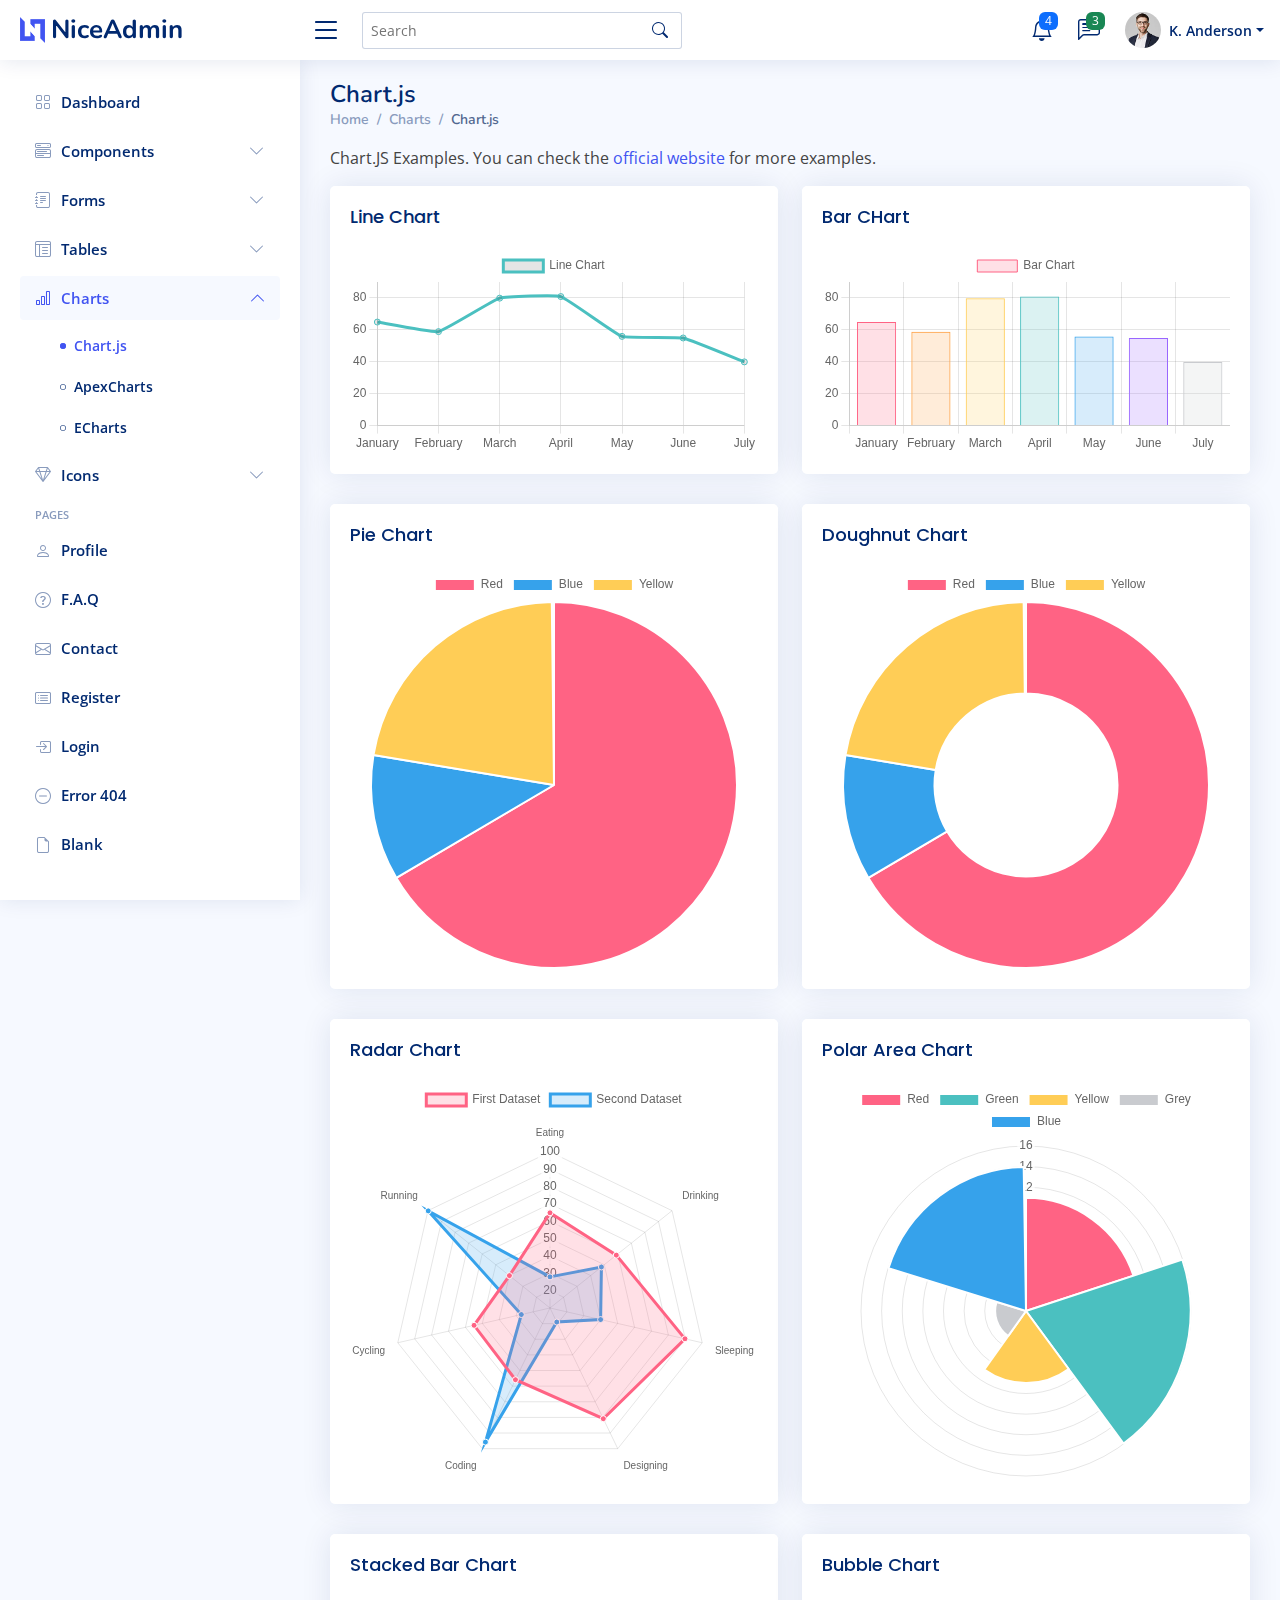
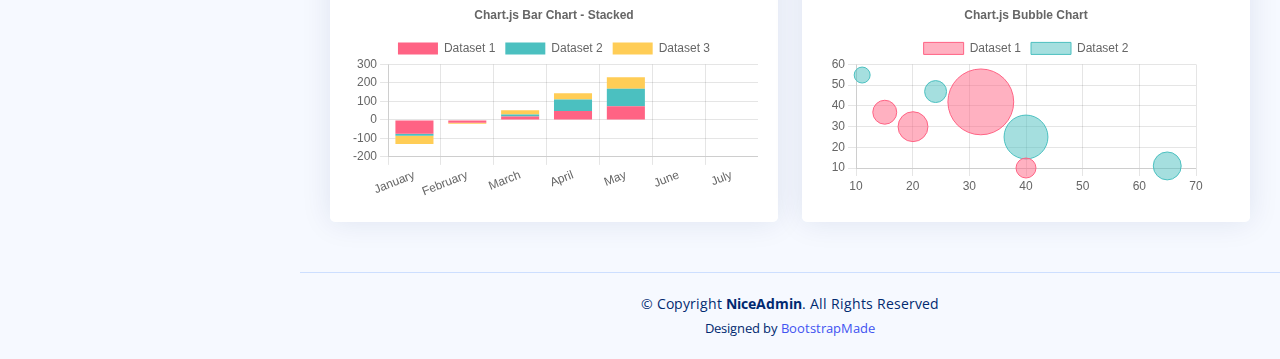
<file: adm/charts-chartjs.html>
<!DOCTYPE html>
<html lang="en">

<head>
  <meta charset="utf-8">
  <meta content="width=device-width, initial-scale=1.0" name="viewport">

  <title>Charts / Chart.js - NiceAdmin Bootstrap Template</title>
  <meta content="" name="description">
  <meta content="" name="keywords">

  <!-- Favicons -->
  <link href="assets/img/favicon.png" rel="icon">
  <link href="assets/img/apple-touch-icon.png" rel="apple-touch-icon">

  <!-- Google Fonts -->
  <link href="https://fonts.gstatic.com" rel="preconnect">
  <link href="https://fonts.googleapis.com/css?family=Open+Sans:300,300i,400,400i,600,600i,700,700i|Nunito:300,300i,400,400i,600,600i,700,700i|Poppins:300,300i,400,400i,500,500i,600,600i,700,700i" rel="stylesheet">

  <!-- Vendor CSS Files -->
  <link href="assets/vendor/bootstrap/css/bootstrap.min.css" rel="stylesheet">
  <link href="assets/vendor/bootstrap-icons/bootstrap-icons.css" rel="stylesheet">
  <link href="assets/vendor/boxicons/css/boxicons.min.css" rel="stylesheet">
  <link href="assets/vendor/quill/quill.snow.css" rel="stylesheet">
  <link href="assets/vendor/quill/quill.bubble.css" rel="stylesheet">
  <link href="assets/vendor/remixicon/remixicon.css" rel="stylesheet">
  <link href="assets/vendor/simple-datatables/style.css" rel="stylesheet">

  <!-- Template Main CSS File -->
  <link href="assets/css/style.css" rel="stylesheet">

  <!-- =======================================================
  * Template Name: NiceAdmin
  * Template URL: https://bootstrapmade.com/nice-admin-bootstrap-admin-html-template/
  * Updated: Apr 20 2024 with Bootstrap v5.3.3
  * Author: BootstrapMade.com
  * License: https://bootstrapmade.com/license/
  ======================================================== -->
</head>

<body>

  <!-- ======= Header ======= -->
  <header id="header" class="header fixed-top d-flex align-items-center">

    <div class="d-flex align-items-center justify-content-between">
      <a href="index.html" class="logo d-flex align-items-center">
        <img src="assets/img/logo.png" alt="">
        <span class="d-none d-lg-block">NiceAdmin</span>
      </a>
      <i class="bi bi-list toggle-sidebar-btn"></i>
    </div><!-- End Logo -->

    <div class="search-bar">
      <form class="search-form d-flex align-items-center" method="POST" action="#">
        <input type="text" name="query" placeholder="Search" title="Enter search keyword">
        <button type="submit" title="Search"><i class="bi bi-search"></i></button>
      </form>
    </div><!-- End Search Bar -->

    <nav class="header-nav ms-auto">
      <ul class="d-flex align-items-center">

        <li class="nav-item d-block d-lg-none">
          <a class="nav-link nav-icon search-bar-toggle " href="#">
            <i class="bi bi-search"></i>
          </a>
        </li><!-- End Search Icon-->

        <li class="nav-item dropdown">

          <a class="nav-link nav-icon" href="#" data-bs-toggle="dropdown">
            <i class="bi bi-bell"></i>
            <span class="badge bg-primary badge-number">4</span>
          </a><!-- End Notification Icon -->

          <ul class="dropdown-menu dropdown-menu-end dropdown-menu-arrow notifications">
            <li class="dropdown-header">
              You have 4 new notifications
              <a href="#"><span class="badge rounded-pill bg-primary p-2 ms-2">View all</span></a>
            </li>
            <li>
              <hr class="dropdown-divider">
            </li>

            <li class="notification-item">
              <i class="bi bi-exclamation-circle text-warning"></i>
              <div>
                <h4>Lorem Ipsum</h4>
                <p>Quae dolorem earum veritatis oditseno</p>
                <p>30 min. ago</p>
              </div>
            </li>

            <li>
              <hr class="dropdown-divider">
            </li>

            <li class="notification-item">
              <i class="bi bi-x-circle text-danger"></i>
              <div>
                <h4>Atque rerum nesciunt</h4>
                <p>Quae dolorem earum veritatis oditseno</p>
                <p>1 hr. ago</p>
              </div>
            </li>

            <li>
              <hr class="dropdown-divider">
            </li>

            <li class="notification-item">
              <i class="bi bi-check-circle text-success"></i>
              <div>
                <h4>Sit rerum fuga</h4>
                <p>Quae dolorem earum veritatis oditseno</p>
                <p>2 hrs. ago</p>
              </div>
            </li>

            <li>
              <hr class="dropdown-divider">
            </li>

            <li class="notification-item">
              <i class="bi bi-info-circle text-primary"></i>
              <div>
                <h4>Dicta reprehenderit</h4>
                <p>Quae dolorem earum veritatis oditseno</p>
                <p>4 hrs. ago</p>
              </div>
            </li>

            <li>
              <hr class="dropdown-divider">
            </li>
            <li class="dropdown-footer">
              <a href="#">Show all notifications</a>
            </li>

          </ul><!-- End Notification Dropdown Items -->

        </li><!-- End Notification Nav -->

        <li class="nav-item dropdown">

          <a class="nav-link nav-icon" href="#" data-bs-toggle="dropdown">
            <i class="bi bi-chat-left-text"></i>
            <span class="badge bg-success badge-number">3</span>
          </a><!-- End Messages Icon -->

          <ul class="dropdown-menu dropdown-menu-end dropdown-menu-arrow messages">
            <li class="dropdown-header">
              You have 3 new messages
              <a href="#"><span class="badge rounded-pill bg-primary p-2 ms-2">View all</span></a>
            </li>
            <li>
              <hr class="dropdown-divider">
            </li>

            <li class="message-item">
              <a href="#">
                <img src="assets/img/messages-1.jpg" alt="" class="rounded-circle">
                <div>
                  <h4>Maria Hudson</h4>
                  <p>Velit asperiores et ducimus soluta repudiandae labore officia est ut...</p>
                  <p>4 hrs. ago</p>
                </div>
              </a>
            </li>
            <li>
              <hr class="dropdown-divider">
            </li>

            <li class="message-item">
              <a href="#">
                <img src="assets/img/messages-2.jpg" alt="" class="rounded-circle">
                <div>
                  <h4>Anna Nelson</h4>
                  <p>Velit asperiores et ducimus soluta repudiandae labore officia est ut...</p>
                  <p>6 hrs. ago</p>
                </div>
              </a>
            </li>
            <li>
              <hr class="dropdown-divider">
            </li>

            <li class="message-item">
              <a href="#">
                <img src="assets/img/messages-3.jpg" alt="" class="rounded-circle">
                <div>
                  <h4>David Muldon</h4>
                  <p>Velit asperiores et ducimus soluta repudiandae labore officia est ut...</p>
                  <p>8 hrs. ago</p>
                </div>
              </a>
            </li>
            <li>
              <hr class="dropdown-divider">
            </li>

            <li class="dropdown-footer">
              <a href="#">Show all messages</a>
            </li>

          </ul><!-- End Messages Dropdown Items -->

        </li><!-- End Messages Nav -->

        <li class="nav-item dropdown pe-3">

          <a class="nav-link nav-profile d-flex align-items-center pe-0" href="#" data-bs-toggle="dropdown">
            <img src="assets/img/profile-img.jpg" alt="Profile" class="rounded-circle">
            <span class="d-none d-md-block dropdown-toggle ps-2">K. Anderson</span>
          </a><!-- End Profile Iamge Icon -->

          <ul class="dropdown-menu dropdown-menu-end dropdown-menu-arrow profile">
            <li class="dropdown-header">
              <h6>Kevin Anderson</h6>
              <span>Web Designer</span>
            </li>
            <li>
              <hr class="dropdown-divider">
            </li>

            <li>
              <a class="dropdown-item d-flex align-items-center" href="users-profile.html">
                <i class="bi bi-person"></i>
                <span>My Profile</span>
              </a>
            </li>
            <li>
              <hr class="dropdown-divider">
            </li>

            <li>
              <a class="dropdown-item d-flex align-items-center" href="users-profile.html">
                <i class="bi bi-gear"></i>
                <span>Account Settings</span>
              </a>
            </li>
            <li>
              <hr class="dropdown-divider">
            </li>

            <li>
              <a class="dropdown-item d-flex align-items-center" href="pages-faq.html">
                <i class="bi bi-question-circle"></i>
                <span>Need Help?</span>
              </a>
            </li>
            <li>
              <hr class="dropdown-divider">
            </li>

            <li>
              <a class="dropdown-item d-flex align-items-center" href="#">
                <i class="bi bi-box-arrow-right"></i>
                <span>Sign Out</span>
              </a>
            </li>

          </ul><!-- End Profile Dropdown Items -->
        </li><!-- End Profile Nav -->

      </ul>
    </nav><!-- End Icons Navigation -->

  </header><!-- End Header -->

  <!-- ======= Sidebar ======= -->
  <aside id="sidebar" class="sidebar">

    <ul class="sidebar-nav" id="sidebar-nav">

      <li class="nav-item">
        <a class="nav-link collapsed" href="index.html">
          <i class="bi bi-grid"></i>
          <span>Dashboard</span>
        </a>
      </li><!-- End Dashboard Nav -->

      <li class="nav-item">
        <a class="nav-link collapsed" data-bs-target="#components-nav" data-bs-toggle="collapse" href="#">
          <i class="bi bi-menu-button-wide"></i><span>Components</span><i class="bi bi-chevron-down ms-auto"></i>
        </a>
        <ul id="components-nav" class="nav-content collapse " data-bs-parent="#sidebar-nav">
          <li>
            <a href="components-alerts.html">
              <i class="bi bi-circle"></i><span>Alerts</span>
            </a>
          </li>
          <li>
            <a href="components-accordion.html">
              <i class="bi bi-circle"></i><span>Accordion</span>
            </a>
          </li>
          <li>
            <a href="components-badges.html">
              <i class="bi bi-circle"></i><span>Badges</span>
            </a>
          </li>
          <li>
            <a href="components-breadcrumbs.html">
              <i class="bi bi-circle"></i><span>Breadcrumbs</span>
            </a>
          </li>
          <li>
            <a href="components-buttons.html">
              <i class="bi bi-circle"></i><span>Buttons</span>
            </a>
          </li>
          <li>
            <a href="components-cards.html">
              <i class="bi bi-circle"></i><span>Cards</span>
            </a>
          </li>
          <li>
            <a href="components-carousel.html">
              <i class="bi bi-circle"></i><span>Carousel</span>
            </a>
          </li>
          <li>
            <a href="components-list-group.html">
              <i class="bi bi-circle"></i><span>List group</span>
            </a>
          </li>
          <li>
            <a href="components-modal.html">
              <i class="bi bi-circle"></i><span>Modal</span>
            </a>
          </li>
          <li>
            <a href="components-tabs.html">
              <i class="bi bi-circle"></i><span>Tabs</span>
            </a>
          </li>
          <li>
            <a href="components-pagination.html">
              <i class="bi bi-circle"></i><span>Pagination</span>
            </a>
          </li>
          <li>
            <a href="components-progress.html">
              <i class="bi bi-circle"></i><span>Progress</span>
            </a>
          </li>
          <li>
            <a href="components-spinners.html">
              <i class="bi bi-circle"></i><span>Spinners</span>
            </a>
          </li>
          <li>
            <a href="components-tooltips.html">
              <i class="bi bi-circle"></i><span>Tooltips</span>
            </a>
          </li>
        </ul>
      </li><!-- End Components Nav -->

      <li class="nav-item">
        <a class="nav-link collapsed" data-bs-target="#forms-nav" data-bs-toggle="collapse" href="#">
          <i class="bi bi-journal-text"></i><span>Forms</span><i class="bi bi-chevron-down ms-auto"></i>
        </a>
        <ul id="forms-nav" class="nav-content collapse " data-bs-parent="#sidebar-nav">
          <li>
            <a href="forms-elements.html">
              <i class="bi bi-circle"></i><span>Form Elements</span>
            </a>
          </li>
          <li>
            <a href="forms-layouts.html">
              <i class="bi bi-circle"></i><span>Form Layouts</span>
            </a>
          </li>
          <li>
            <a href="forms-editors.html">
              <i class="bi bi-circle"></i><span>Form Editors</span>
            </a>
          </li>
          <li>
            <a href="forms-validation.html">
              <i class="bi bi-circle"></i><span>Form Validation</span>
            </a>
          </li>
        </ul>
      </li><!-- End Forms Nav -->

      <li class="nav-item">
        <a class="nav-link collapsed" data-bs-target="#tables-nav" data-bs-toggle="collapse" href="#">
          <i class="bi bi-layout-text-window-reverse"></i><span>Tables</span><i class="bi bi-chevron-down ms-auto"></i>
        </a>
        <ul id="tables-nav" class="nav-content collapse " data-bs-parent="#sidebar-nav">
          <li>
            <a href="tables-general.html">
              <i class="bi bi-circle"></i><span>General Tables</span>
            </a>
          </li>
          <li>
            <a href="tables-data.html">
              <i class="bi bi-circle"></i><span>Data Tables</span>
            </a>
          </li>
        </ul>
      </li><!-- End Tables Nav -->

      <li class="nav-item">
        <a class="nav-link " data-bs-target="#charts-nav" data-bs-toggle="collapse" href="#">
          <i class="bi bi-bar-chart"></i><span>Charts</span><i class="bi bi-chevron-down ms-auto"></i>
        </a>
        <ul id="charts-nav" class="nav-content collapse show" data-bs-parent="#sidebar-nav">
          <li>
            <a href="charts-chartjs.html" class="active">
              <i class="bi bi-circle"></i><span>Chart.js</span>
            </a>
          </li>
          <li>
            <a href="charts-apexcharts.html">
              <i class="bi bi-circle"></i><span>ApexCharts</span>
            </a>
          </li>
          <li>
            <a href="charts-echarts.html">
              <i class="bi bi-circle"></i><span>ECharts</span>
            </a>
          </li>
        </ul>
      </li><!-- End Charts Nav -->

      <li class="nav-item">
        <a class="nav-link collapsed" data-bs-target="#icons-nav" data-bs-toggle="collapse" href="#">
          <i class="bi bi-gem"></i><span>Icons</span><i class="bi bi-chevron-down ms-auto"></i>
        </a>
        <ul id="icons-nav" class="nav-content collapse " data-bs-parent="#sidebar-nav">
          <li>
            <a href="icons-bootstrap.html">
              <i class="bi bi-circle"></i><span>Bootstrap Icons</span>
            </a>
          </li>
          <li>
            <a href="icons-remix.html">
              <i class="bi bi-circle"></i><span>Remix Icons</span>
            </a>
          </li>
          <li>
            <a href="icons-boxicons.html">
              <i class="bi bi-circle"></i><span>Boxicons</span>
            </a>
          </li>
        </ul>
      </li><!-- End Icons Nav -->

      <li class="nav-heading">Pages</li>

      <li class="nav-item">
        <a class="nav-link collapsed" href="users-profile.html">
          <i class="bi bi-person"></i>
          <span>Profile</span>
        </a>
      </li><!-- End Profile Page Nav -->

      <li class="nav-item">
        <a class="nav-link collapsed" href="pages-faq.html">
          <i class="bi bi-question-circle"></i>
          <span>F.A.Q</span>
        </a>
      </li><!-- End F.A.Q Page Nav -->

      <li class="nav-item">
        <a class="nav-link collapsed" href="pages-contact.html">
          <i class="bi bi-envelope"></i>
          <span>Contact</span>
        </a>
      </li><!-- End Contact Page Nav -->

      <li class="nav-item">
        <a class="nav-link collapsed" href="pages-register.html">
          <i class="bi bi-card-list"></i>
          <span>Register</span>
        </a>
      </li><!-- End Register Page Nav -->

      <li class="nav-item">
        <a class="nav-link collapsed" href="pages-login.html">
          <i class="bi bi-box-arrow-in-right"></i>
          <span>Login</span>
        </a>
      </li><!-- End Login Page Nav -->

      <li class="nav-item">
        <a class="nav-link collapsed" href="pages-error-404.html">
          <i class="bi bi-dash-circle"></i>
          <span>Error 404</span>
        </a>
      </li><!-- End Error 404 Page Nav -->

      <li class="nav-item">
        <a class="nav-link collapsed" href="pages-blank.html">
          <i class="bi bi-file-earmark"></i>
          <span>Blank</span>
        </a>
      </li><!-- End Blank Page Nav -->

    </ul>

  </aside><!-- End Sidebar-->

  <main id="main" class="main">

    <div class="pagetitle">
      <h1>Chart.js</h1>
      <nav>
        <ol class="breadcrumb">
          <li class="breadcrumb-item"><a href="index.html">Home</a></li>
          <li class="breadcrumb-item">Charts</li>
          <li class="breadcrumb-item active">Chart.js</li>
        </ol>
      </nav>
    </div><!-- End Page Title -->

    <p>Chart.JS Examples. You can check the <a href="https://www.chartjs.org/docs/latest/samples/" target="_blank">official website</a> for more examples.</p>

    <section class="section">
      <div class="row">

        <div class="col-lg-6">
          <div class="card">
            <div class="card-body">
              <h5 class="card-title">Line Chart</h5>

              <!-- Line Chart -->
              <canvas id="lineChart" style="max-height: 400px;"></canvas>
              <script>
                document.addEventListener("DOMContentLoaded", () => {
                  new Chart(document.querySelector('#lineChart'), {
                    type: 'line',
                    data: {
                      labels: ['January', 'February', 'March', 'April', 'May', 'June', 'July'],
                      datasets: [{
                        label: 'Line Chart',
                        data: [65, 59, 80, 81, 56, 55, 40],
                        fill: false,
                        borderColor: 'rgb(75, 192, 192)',
                        tension: 0.1
                      }]
                    },
                    options: {
                      scales: {
                        y: {
                          beginAtZero: true
                        }
                      }
                    }
                  });
                });
              </script>
              <!-- End Line CHart -->

            </div>
          </div>
        </div>

        <div class="col-lg-6">
          <div class="card">
            <div class="card-body">
              <h5 class="card-title">Bar CHart</h5>

              <!-- Bar Chart -->
              <canvas id="barChart" style="max-height: 400px;"></canvas>
              <script>
                document.addEventListener("DOMContentLoaded", () => {
                  new Chart(document.querySelector('#barChart'), {
                    type: 'bar',
                    data: {
                      labels: ['January', 'February', 'March', 'April', 'May', 'June', 'July'],
                      datasets: [{
                        label: 'Bar Chart',
                        data: [65, 59, 80, 81, 56, 55, 40],
                        backgroundColor: [
                          'rgba(255, 99, 132, 0.2)',
                          'rgba(255, 159, 64, 0.2)',
                          'rgba(255, 205, 86, 0.2)',
                          'rgba(75, 192, 192, 0.2)',
                          'rgba(54, 162, 235, 0.2)',
                          'rgba(153, 102, 255, 0.2)',
                          'rgba(201, 203, 207, 0.2)'
                        ],
                        borderColor: [
                          'rgb(255, 99, 132)',
                          'rgb(255, 159, 64)',
                          'rgb(255, 205, 86)',
                          'rgb(75, 192, 192)',
                          'rgb(54, 162, 235)',
                          'rgb(153, 102, 255)',
                          'rgb(201, 203, 207)'
                        ],
                        borderWidth: 1
                      }]
                    },
                    options: {
                      scales: {
                        y: {
                          beginAtZero: true
                        }
                      }
                    }
                  });
                });
              </script>
              <!-- End Bar CHart -->

            </div>
          </div>
        </div>

        <div class="col-lg-6">
          <div class="card">
            <div class="card-body">
              <h5 class="card-title">Pie Chart</h5>

              <!-- Pie Chart -->
              <canvas id="pieChart" style="max-height: 400px;"></canvas>
              <script>
                document.addEventListener("DOMContentLoaded", () => {
                  new Chart(document.querySelector('#pieChart'), {
                    type: 'pie',
                    data: {
                      labels: [
                        'Red',
                        'Blue',
                        'Yellow'
                      ],
                      datasets: [{
                        label: 'My First Dataset',
                        data: [300, 50, 100],
                        backgroundColor: [
                          'rgb(255, 99, 132)',
                          'rgb(54, 162, 235)',
                          'rgb(255, 205, 86)'
                        ],
                        hoverOffset: 4
                      }]
                    }
                  });
                });
              </script>
              <!-- End Pie CHart -->

            </div>
          </div>
        </div>

        <div class="col-lg-6">
          <div class="card">
            <div class="card-body">
              <h5 class="card-title">Doughnut Chart</h5>

              <!-- Doughnut Chart -->
              <canvas id="doughnutChart" style="max-height: 400px;"></canvas>
              <script>
                document.addEventListener("DOMContentLoaded", () => {
                  new Chart(document.querySelector('#doughnutChart'), {
                    type: 'doughnut',
                    data: {
                      labels: [
                        'Red',
                        'Blue',
                        'Yellow'
                      ],
                      datasets: [{
                        label: 'My First Dataset',
                        data: [300, 50, 100],
                        backgroundColor: [
                          'rgb(255, 99, 132)',
                          'rgb(54, 162, 235)',
                          'rgb(255, 205, 86)'
                        ],
                        hoverOffset: 4
                      }]
                    }
                  });
                });
              </script>
              <!-- End Doughnut CHart -->

            </div>
          </div>
        </div>

        <div class="col-lg-6">
          <div class="card">
            <div class="card-body">
              <h5 class="card-title">Radar Chart</h5>

              <!-- Radar Chart -->
              <canvas id="radarChart" style="max-height: 400px;"></canvas>
              <script>
                document.addEventListener("DOMContentLoaded", () => {
                  new Chart(document.querySelector('#radarChart'), {
                    type: 'radar',
                    data: {
                      labels: [
                        'Eating',
                        'Drinking',
                        'Sleeping',
                        'Designing',
                        'Coding',
                        'Cycling',
                        'Running'
                      ],
                      datasets: [{
                        label: 'First Dataset',
                        data: [65, 59, 90, 81, 56, 55, 40],
                        fill: true,
                        backgroundColor: 'rgba(255, 99, 132, 0.2)',
                        borderColor: 'rgb(255, 99, 132)',
                        pointBackgroundColor: 'rgb(255, 99, 132)',
                        pointBorderColor: '#fff',
                        pointHoverBackgroundColor: '#fff',
                        pointHoverBorderColor: 'rgb(255, 99, 132)'
                      }, {
                        label: 'Second Dataset',
                        data: [28, 48, 40, 19, 96, 27, 100],
                        fill: true,
                        backgroundColor: 'rgba(54, 162, 235, 0.2)',
                        borderColor: 'rgb(54, 162, 235)',
                        pointBackgroundColor: 'rgb(54, 162, 235)',
                        pointBorderColor: '#fff',
                        pointHoverBackgroundColor: '#fff',
                        pointHoverBorderColor: 'rgb(54, 162, 235)'
                      }]
                    },
                    options: {
                      elements: {
                        line: {
                          borderWidth: 3
                        }
                      }
                    }
                  });
                });
              </script>
              <!-- End Radar CHart -->

            </div>
          </div>
        </div>

        <div class="col-lg-6">
          <div class="card">
            <div class="card-body">
              <h5 class="card-title">Polar Area Chart</h5>

              <!-- Polar Area Chart -->
              <canvas id="polarAreaChart" style="max-height: 400px;"></canvas>
              <script>
                document.addEventListener("DOMContentLoaded", () => {
                  new Chart(document.querySelector('#polarAreaChart'), {
                    type: 'polarArea',
                    data: {
                      labels: [
                        'Red',
                        'Green',
                        'Yellow',
                        'Grey',
                        'Blue'
                      ],
                      datasets: [{
                        label: 'My First Dataset',
                        data: [11, 16, 7, 3, 14],
                        backgroundColor: [
                          'rgb(255, 99, 132)',
                          'rgb(75, 192, 192)',
                          'rgb(255, 205, 86)',
                          'rgb(201, 203, 207)',
                          'rgb(54, 162, 235)'
                        ]
                      }]
                    }
                  });
                });
              </script>
              <!-- End Polar Area Chart -->

            </div>
          </div>
        </div>

        <div class="col-lg-6">
          <div class="card">
            <div class="card-body">
              <h5 class="card-title">Stacked Bar Chart</h5>

              <!-- Stacked Bar Chart -->
              <canvas id="stakedBarChart" style="max-height: 400px;"></canvas>
              <script>
                document.addEventListener("DOMContentLoaded", () => {
                  new Chart(document.querySelector('#stakedBarChart'), {
                    type: 'bar',
                    data: {
                      labels: ['January', 'February', 'March', 'April', 'May', 'June', 'July'],
                      datasets: [{
                          label: 'Dataset 1',
                          data: [-75, -15, 18, 48, 74],
                          backgroundColor: 'rgb(255, 99, 132)',
                        },
                        {
                          label: 'Dataset 2',
                          data: [-11, -1, 12, 62, 95],
                          backgroundColor: 'rgb(75, 192, 192)',
                        },
                        {
                          label: 'Dataset 3',
                          data: [-44, -5, 22, 35, 62],
                          backgroundColor: 'rgb(255, 205, 86)',
                        },
                      ]
                    },
                    options: {
                      plugins: {
                        title: {
                          display: true,
                          text: 'Chart.js Bar Chart - Stacked'
                        },
                      },
                      responsive: true,
                      scales: {
                        x: {
                          stacked: true,
                        },
                        y: {
                          stacked: true
                        }
                      }
                    }
                  });
                });
              </script>
              <!-- End Stacked Bar Chart -->

            </div>
          </div>
        </div>

        <div class="col-lg-6">
          <div class="card">
            <div class="card-body">
              <h5 class="card-title">Bubble Chart</h5>

              <!-- Bubble Chart -->
              <canvas id="bubbleChart" style="max-height: 400px;"></canvas>
              <script>
                document.addEventListener("DOMContentLoaded", () => {
                  new Chart(document.querySelector('#bubbleChart'), {
                    type: 'bubble',
                    data: {
                      labels: ['January', 'February', 'March', 'April', 'May', 'June', 'July'],
                      datasets: [{
                          label: 'Dataset 1',
                          data: [{
                              x: 20,
                              y: 30,
                              r: 15
                            },
                            {
                              x: 40,
                              y: 10,
                              r: 10
                            },
                            {
                              x: 15,
                              y: 37,
                              r: 12
                            },
                            {
                              x: 32,
                              y: 42,
                              r: 33
                            }
                          ],
                          borderColor: 'rgb(255, 99, 132)',
                          backgroundColor: 'rgba(255, 99, 132, 0.5)'
                        },
                        {
                          label: 'Dataset 2',
                          data: [{
                              x: 40,
                              y: 25,
                              r: 22
                            },
                            {
                              x: 24,
                              y: 47,
                              r: 11
                            },
                            {
                              x: 65,
                              y: 11,
                              r: 14
                            },
                            {
                              x: 11,
                              y: 55,
                              r: 8
                            }
                          ],
                          borderColor: 'rgb(75, 192, 192)',
                          backgroundColor: 'rgba(75, 192, 192, 0.5)'
                        }
                      ]
                    },
                    options: {
                      responsive: true,
                      plugins: {
                        legend: {
                          position: 'top',
                        },
                        title: {
                          display: true,
                          text: 'Chart.js Bubble Chart'
                        }
                      }
                    }
                  });
                });
              </script>
              <!-- End Bubble Chart -->

            </div>
          </div>
        </div>

      </div>
    </section>

  </main><!-- End #main -->

  <!-- ======= Footer ======= -->
  <footer id="footer" class="footer">
    <div class="copyright">
      &copy; Copyright <strong><span>NiceAdmin</span></strong>. All Rights Reserved
    </div>
    <div class="credits">
      <!-- All the links in the footer should remain intact. -->
      <!-- You can delete the links only if you purchased the pro version. -->
      <!-- Licensing information: https://bootstrapmade.com/license/ -->
      <!-- Purchase the pro version with working PHP/AJAX contact form: https://bootstrapmade.com/nice-admin-bootstrap-admin-html-template/ -->
      Designed by <a href="https://bootstrapmade.com/">BootstrapMade</a>
    </div>
  </footer><!-- End Footer -->

  <a href="#" class="back-to-top d-flex align-items-center justify-content-center"><i class="bi bi-arrow-up-short"></i></a>

  <!-- Vendor JS Files -->
  <script src="assets/vendor/apexcharts/apexcharts.min.js"></script>
  <script src="assets/vendor/bootstrap/js/bootstrap.bundle.min.js"></script>
  <script src="assets/vendor/chart.js/chart.umd.js"></script>
  <script src="assets/vendor/echarts/echarts.min.js"></script>
  <script src="assets/vendor/quill/quill.js"></script>
  <script src="assets/vendor/simple-datatables/simple-datatables.js"></script>
  <script src="assets/vendor/tinymce/tinymce.min.js"></script>
  <script src="assets/vendor/php-email-form/validate.js"></script>

  <!-- Template Main JS File -->
  <script src="assets/js/main.js"></script>

</body>

</html>
</file>
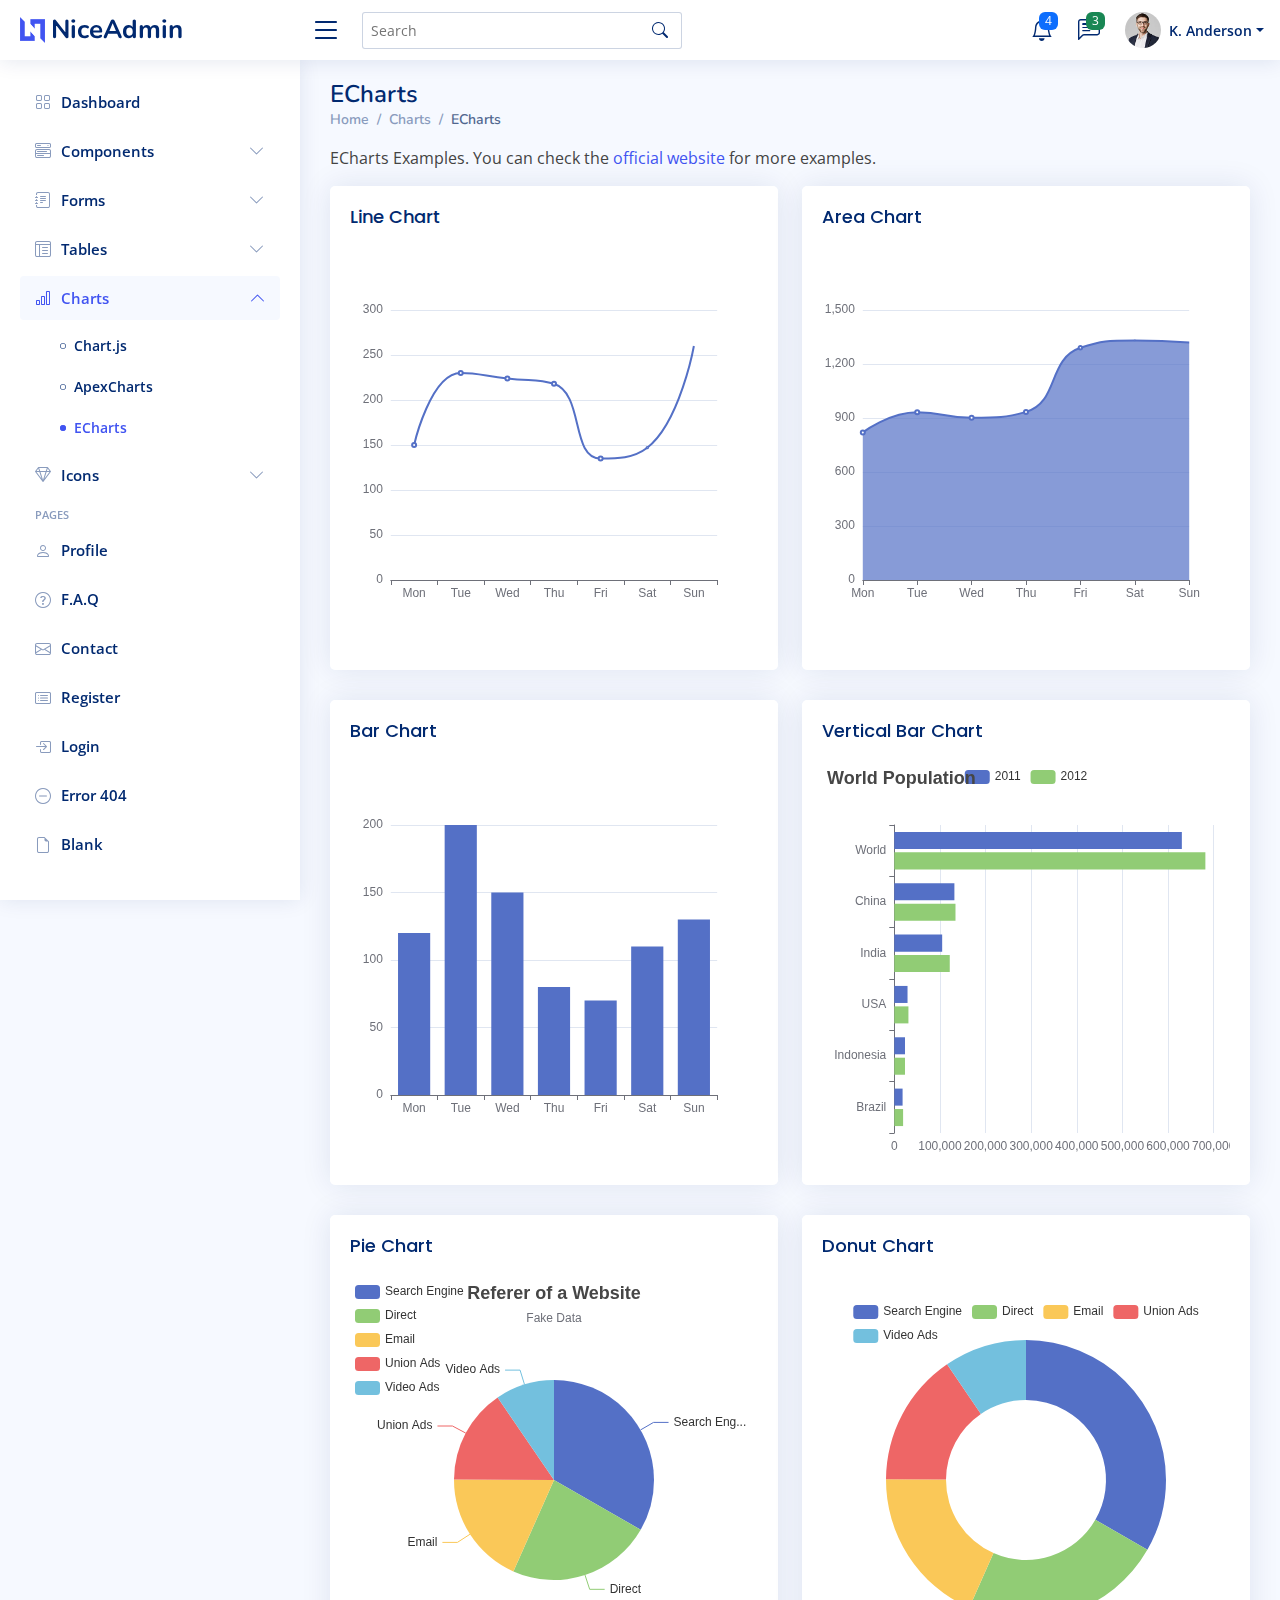
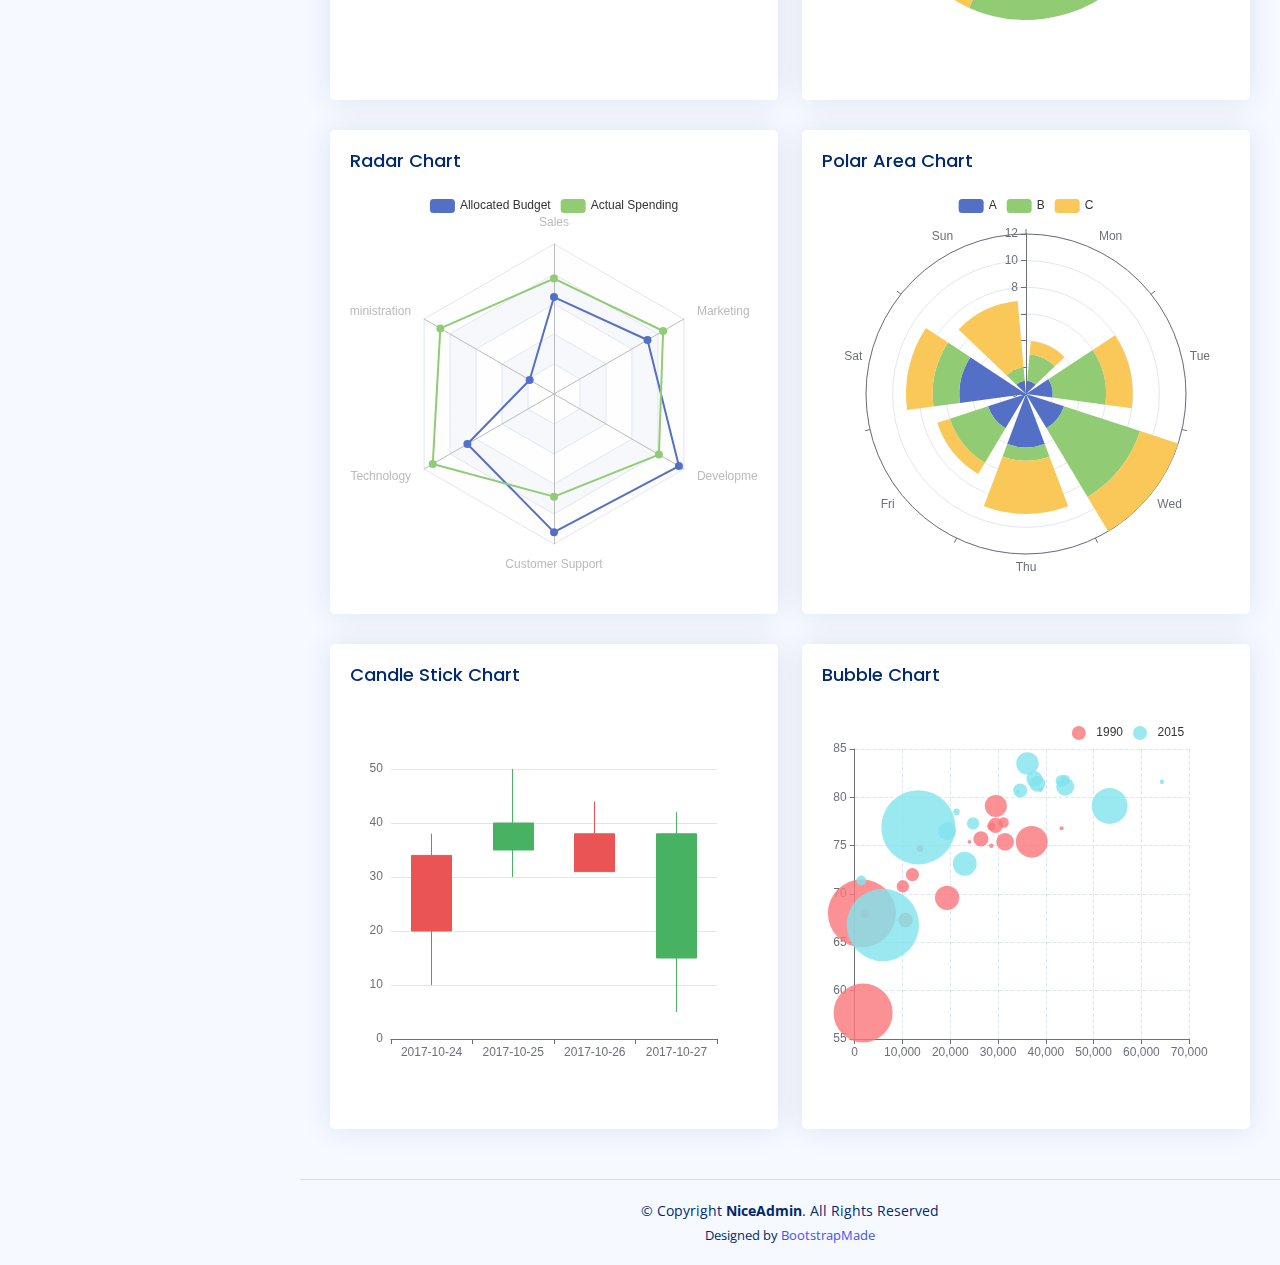
<file: adm/charts-echarts.html>
<!DOCTYPE html>
<html lang="en">

<head>
  <meta charset="utf-8">
  <meta content="width=device-width, initial-scale=1.0" name="viewport">

  <title>Charts / ECharts - NiceAdmin Bootstrap Template</title>
  <meta content="" name="description">
  <meta content="" name="keywords">

  <!-- Favicons -->
  <link href="assets/img/favicon.png" rel="icon">
  <link href="assets/img/apple-touch-icon.png" rel="apple-touch-icon">

  <!-- Google Fonts -->
  <link href="https://fonts.gstatic.com" rel="preconnect">
  <link href="https://fonts.googleapis.com/css?family=Open+Sans:300,300i,400,400i,600,600i,700,700i|Nunito:300,300i,400,400i,600,600i,700,700i|Poppins:300,300i,400,400i,500,500i,600,600i,700,700i" rel="stylesheet">

  <!-- Vendor CSS Files -->
  <link href="assets/vendor/bootstrap/css/bootstrap.min.css" rel="stylesheet">
  <link href="assets/vendor/bootstrap-icons/bootstrap-icons.css" rel="stylesheet">
  <link href="assets/vendor/boxicons/css/boxicons.min.css" rel="stylesheet">
  <link href="assets/vendor/quill/quill.snow.css" rel="stylesheet">
  <link href="assets/vendor/quill/quill.bubble.css" rel="stylesheet">
  <link href="assets/vendor/remixicon/remixicon.css" rel="stylesheet">
  <link href="assets/vendor/simple-datatables/style.css" rel="stylesheet">

  <!-- Template Main CSS File -->
  <link href="assets/css/style.css" rel="stylesheet">

  <!-- =======================================================
  * Template Name: NiceAdmin
  * Template URL: https://bootstrapmade.com/nice-admin-bootstrap-admin-html-template/
  * Updated: Apr 20 2024 with Bootstrap v5.3.3
  * Author: BootstrapMade.com
  * License: https://bootstrapmade.com/license/
  ======================================================== -->
</head>

<body>

  <!-- ======= Header ======= -->
  <header id="header" class="header fixed-top d-flex align-items-center">

    <div class="d-flex align-items-center justify-content-between">
      <a href="index.html" class="logo d-flex align-items-center">
        <img src="assets/img/logo.png" alt="">
        <span class="d-none d-lg-block">NiceAdmin</span>
      </a>
      <i class="bi bi-list toggle-sidebar-btn"></i>
    </div><!-- End Logo -->

    <div class="search-bar">
      <form class="search-form d-flex align-items-center" method="POST" action="#">
        <input type="text" name="query" placeholder="Search" title="Enter search keyword">
        <button type="submit" title="Search"><i class="bi bi-search"></i></button>
      </form>
    </div><!-- End Search Bar -->

    <nav class="header-nav ms-auto">
      <ul class="d-flex align-items-center">

        <li class="nav-item d-block d-lg-none">
          <a class="nav-link nav-icon search-bar-toggle " href="#">
            <i class="bi bi-search"></i>
          </a>
        </li><!-- End Search Icon-->

        <li class="nav-item dropdown">

          <a class="nav-link nav-icon" href="#" data-bs-toggle="dropdown">
            <i class="bi bi-bell"></i>
            <span class="badge bg-primary badge-number">4</span>
          </a><!-- End Notification Icon -->

          <ul class="dropdown-menu dropdown-menu-end dropdown-menu-arrow notifications">
            <li class="dropdown-header">
              You have 4 new notifications
              <a href="#"><span class="badge rounded-pill bg-primary p-2 ms-2">View all</span></a>
            </li>
            <li>
              <hr class="dropdown-divider">
            </li>

            <li class="notification-item">
              <i class="bi bi-exclamation-circle text-warning"></i>
              <div>
                <h4>Lorem Ipsum</h4>
                <p>Quae dolorem earum veritatis oditseno</p>
                <p>30 min. ago</p>
              </div>
            </li>

            <li>
              <hr class="dropdown-divider">
            </li>

            <li class="notification-item">
              <i class="bi bi-x-circle text-danger"></i>
              <div>
                <h4>Atque rerum nesciunt</h4>
                <p>Quae dolorem earum veritatis oditseno</p>
                <p>1 hr. ago</p>
              </div>
            </li>

            <li>
              <hr class="dropdown-divider">
            </li>

            <li class="notification-item">
              <i class="bi bi-check-circle text-success"></i>
              <div>
                <h4>Sit rerum fuga</h4>
                <p>Quae dolorem earum veritatis oditseno</p>
                <p>2 hrs. ago</p>
              </div>
            </li>

            <li>
              <hr class="dropdown-divider">
            </li>

            <li class="notification-item">
              <i class="bi bi-info-circle text-primary"></i>
              <div>
                <h4>Dicta reprehenderit</h4>
                <p>Quae dolorem earum veritatis oditseno</p>
                <p>4 hrs. ago</p>
              </div>
            </li>

            <li>
              <hr class="dropdown-divider">
            </li>
            <li class="dropdown-footer">
              <a href="#">Show all notifications</a>
            </li>

          </ul><!-- End Notification Dropdown Items -->

        </li><!-- End Notification Nav -->

        <li class="nav-item dropdown">

          <a class="nav-link nav-icon" href="#" data-bs-toggle="dropdown">
            <i class="bi bi-chat-left-text"></i>
            <span class="badge bg-success badge-number">3</span>
          </a><!-- End Messages Icon -->

          <ul class="dropdown-menu dropdown-menu-end dropdown-menu-arrow messages">
            <li class="dropdown-header">
              You have 3 new messages
              <a href="#"><span class="badge rounded-pill bg-primary p-2 ms-2">View all</span></a>
            </li>
            <li>
              <hr class="dropdown-divider">
            </li>

            <li class="message-item">
              <a href="#">
                <img src="assets/img/messages-1.jpg" alt="" class="rounded-circle">
                <div>
                  <h4>Maria Hudson</h4>
                  <p>Velit asperiores et ducimus soluta repudiandae labore officia est ut...</p>
                  <p>4 hrs. ago</p>
                </div>
              </a>
            </li>
            <li>
              <hr class="dropdown-divider">
            </li>

            <li class="message-item">
              <a href="#">
                <img src="assets/img/messages-2.jpg" alt="" class="rounded-circle">
                <div>
                  <h4>Anna Nelson</h4>
                  <p>Velit asperiores et ducimus soluta repudiandae labore officia est ut...</p>
                  <p>6 hrs. ago</p>
                </div>
              </a>
            </li>
            <li>
              <hr class="dropdown-divider">
            </li>

            <li class="message-item">
              <a href="#">
                <img src="assets/img/messages-3.jpg" alt="" class="rounded-circle">
                <div>
                  <h4>David Muldon</h4>
                  <p>Velit asperiores et ducimus soluta repudiandae labore officia est ut...</p>
                  <p>8 hrs. ago</p>
                </div>
              </a>
            </li>
            <li>
              <hr class="dropdown-divider">
            </li>

            <li class="dropdown-footer">
              <a href="#">Show all messages</a>
            </li>

          </ul><!-- End Messages Dropdown Items -->

        </li><!-- End Messages Nav -->

        <li class="nav-item dropdown pe-3">

          <a class="nav-link nav-profile d-flex align-items-center pe-0" href="#" data-bs-toggle="dropdown">
            <img src="assets/img/profile-img.jpg" alt="Profile" class="rounded-circle">
            <span class="d-none d-md-block dropdown-toggle ps-2">K. Anderson</span>
          </a><!-- End Profile Iamge Icon -->

          <ul class="dropdown-menu dropdown-menu-end dropdown-menu-arrow profile">
            <li class="dropdown-header">
              <h6>Kevin Anderson</h6>
              <span>Web Designer</span>
            </li>
            <li>
              <hr class="dropdown-divider">
            </li>

            <li>
              <a class="dropdown-item d-flex align-items-center" href="users-profile.html">
                <i class="bi bi-person"></i>
                <span>My Profile</span>
              </a>
            </li>
            <li>
              <hr class="dropdown-divider">
            </li>

            <li>
              <a class="dropdown-item d-flex align-items-center" href="users-profile.html">
                <i class="bi bi-gear"></i>
                <span>Account Settings</span>
              </a>
            </li>
            <li>
              <hr class="dropdown-divider">
            </li>

            <li>
              <a class="dropdown-item d-flex align-items-center" href="pages-faq.html">
                <i class="bi bi-question-circle"></i>
                <span>Need Help?</span>
              </a>
            </li>
            <li>
              <hr class="dropdown-divider">
            </li>

            <li>
              <a class="dropdown-item d-flex align-items-center" href="#">
                <i class="bi bi-box-arrow-right"></i>
                <span>Sign Out</span>
              </a>
            </li>

          </ul><!-- End Profile Dropdown Items -->
        </li><!-- End Profile Nav -->

      </ul>
    </nav><!-- End Icons Navigation -->

  </header><!-- End Header -->

  <!-- ======= Sidebar ======= -->
  <aside id="sidebar" class="sidebar">

    <ul class="sidebar-nav" id="sidebar-nav">

      <li class="nav-item">
        <a class="nav-link collapsed" href="index.html">
          <i class="bi bi-grid"></i>
          <span>Dashboard</span>
        </a>
      </li><!-- End Dashboard Nav -->

      <li class="nav-item">
        <a class="nav-link collapsed" data-bs-target="#components-nav" data-bs-toggle="collapse" href="#">
          <i class="bi bi-menu-button-wide"></i><span>Components</span><i class="bi bi-chevron-down ms-auto"></i>
        </a>
        <ul id="components-nav" class="nav-content collapse " data-bs-parent="#sidebar-nav">
          <li>
            <a href="components-alerts.html">
              <i class="bi bi-circle"></i><span>Alerts</span>
            </a>
          </li>
          <li>
            <a href="components-accordion.html">
              <i class="bi bi-circle"></i><span>Accordion</span>
            </a>
          </li>
          <li>
            <a href="components-badges.html">
              <i class="bi bi-circle"></i><span>Badges</span>
            </a>
          </li>
          <li>
            <a href="components-breadcrumbs.html">
              <i class="bi bi-circle"></i><span>Breadcrumbs</span>
            </a>
          </li>
          <li>
            <a href="components-buttons.html">
              <i class="bi bi-circle"></i><span>Buttons</span>
            </a>
          </li>
          <li>
            <a href="components-cards.html">
              <i class="bi bi-circle"></i><span>Cards</span>
            </a>
          </li>
          <li>
            <a href="components-carousel.html">
              <i class="bi bi-circle"></i><span>Carousel</span>
            </a>
          </li>
          <li>
            <a href="components-list-group.html">
              <i class="bi bi-circle"></i><span>List group</span>
            </a>
          </li>
          <li>
            <a href="components-modal.html">
              <i class="bi bi-circle"></i><span>Modal</span>
            </a>
          </li>
          <li>
            <a href="components-tabs.html">
              <i class="bi bi-circle"></i><span>Tabs</span>
            </a>
          </li>
          <li>
            <a href="components-pagination.html">
              <i class="bi bi-circle"></i><span>Pagination</span>
            </a>
          </li>
          <li>
            <a href="components-progress.html">
              <i class="bi bi-circle"></i><span>Progress</span>
            </a>
          </li>
          <li>
            <a href="components-spinners.html">
              <i class="bi bi-circle"></i><span>Spinners</span>
            </a>
          </li>
          <li>
            <a href="components-tooltips.html">
              <i class="bi bi-circle"></i><span>Tooltips</span>
            </a>
          </li>
        </ul>
      </li><!-- End Components Nav -->

      <li class="nav-item">
        <a class="nav-link collapsed" data-bs-target="#forms-nav" data-bs-toggle="collapse" href="#">
          <i class="bi bi-journal-text"></i><span>Forms</span><i class="bi bi-chevron-down ms-auto"></i>
        </a>
        <ul id="forms-nav" class="nav-content collapse " data-bs-parent="#sidebar-nav">
          <li>
            <a href="forms-elements.html">
              <i class="bi bi-circle"></i><span>Form Elements</span>
            </a>
          </li>
          <li>
            <a href="forms-layouts.html">
              <i class="bi bi-circle"></i><span>Form Layouts</span>
            </a>
          </li>
          <li>
            <a href="forms-editors.html">
              <i class="bi bi-circle"></i><span>Form Editors</span>
            </a>
          </li>
          <li>
            <a href="forms-validation.html">
              <i class="bi bi-circle"></i><span>Form Validation</span>
            </a>
          </li>
        </ul>
      </li><!-- End Forms Nav -->

      <li class="nav-item">
        <a class="nav-link collapsed" data-bs-target="#tables-nav" data-bs-toggle="collapse" href="#">
          <i class="bi bi-layout-text-window-reverse"></i><span>Tables</span><i class="bi bi-chevron-down ms-auto"></i>
        </a>
        <ul id="tables-nav" class="nav-content collapse " data-bs-parent="#sidebar-nav">
          <li>
            <a href="tables-general.html">
              <i class="bi bi-circle"></i><span>General Tables</span>
            </a>
          </li>
          <li>
            <a href="tables-data.html">
              <i class="bi bi-circle"></i><span>Data Tables</span>
            </a>
          </li>
        </ul>
      </li><!-- End Tables Nav -->

      <li class="nav-item">
        <a class="nav-link " data-bs-target="#charts-nav" data-bs-toggle="collapse" href="#">
          <i class="bi bi-bar-chart"></i><span>Charts</span><i class="bi bi-chevron-down ms-auto"></i>
        </a>
        <ul id="charts-nav" class="nav-content collapse show" data-bs-parent="#sidebar-nav">
          <li>
            <a href="charts-chartjs.html">
              <i class="bi bi-circle"></i><span>Chart.js</span>
            </a>
          </li>
          <li>
            <a href="charts-apexcharts.html">
              <i class="bi bi-circle"></i><span>ApexCharts</span>
            </a>
          </li>
          <li>
            <a href="charts-echarts.html" class="active">
              <i class="bi bi-circle"></i><span>ECharts</span>
            </a>
          </li>
        </ul>
      </li><!-- End Charts Nav -->

      <li class="nav-item">
        <a class="nav-link collapsed" data-bs-target="#icons-nav" data-bs-toggle="collapse" href="#">
          <i class="bi bi-gem"></i><span>Icons</span><i class="bi bi-chevron-down ms-auto"></i>
        </a>
        <ul id="icons-nav" class="nav-content collapse " data-bs-parent="#sidebar-nav">
          <li>
            <a href="icons-bootstrap.html">
              <i class="bi bi-circle"></i><span>Bootstrap Icons</span>
            </a>
          </li>
          <li>
            <a href="icons-remix.html">
              <i class="bi bi-circle"></i><span>Remix Icons</span>
            </a>
          </li>
          <li>
            <a href="icons-boxicons.html">
              <i class="bi bi-circle"></i><span>Boxicons</span>
            </a>
          </li>
        </ul>
      </li><!-- End Icons Nav -->

      <li class="nav-heading">Pages</li>

      <li class="nav-item">
        <a class="nav-link collapsed" href="users-profile.html">
          <i class="bi bi-person"></i>
          <span>Profile</span>
        </a>
      </li><!-- End Profile Page Nav -->

      <li class="nav-item">
        <a class="nav-link collapsed" href="pages-faq.html">
          <i class="bi bi-question-circle"></i>
          <span>F.A.Q</span>
        </a>
      </li><!-- End F.A.Q Page Nav -->

      <li class="nav-item">
        <a class="nav-link collapsed" href="pages-contact.html">
          <i class="bi bi-envelope"></i>
          <span>Contact</span>
        </a>
      </li><!-- End Contact Page Nav -->

      <li class="nav-item">
        <a class="nav-link collapsed" href="pages-register.html">
          <i class="bi bi-card-list"></i>
          <span>Register</span>
        </a>
      </li><!-- End Register Page Nav -->

      <li class="nav-item">
        <a class="nav-link collapsed" href="pages-login.html">
          <i class="bi bi-box-arrow-in-right"></i>
          <span>Login</span>
        </a>
      </li><!-- End Login Page Nav -->

      <li class="nav-item">
        <a class="nav-link collapsed" href="pages-error-404.html">
          <i class="bi bi-dash-circle"></i>
          <span>Error 404</span>
        </a>
      </li><!-- End Error 404 Page Nav -->

      <li class="nav-item">
        <a class="nav-link collapsed" href="pages-blank.html">
          <i class="bi bi-file-earmark"></i>
          <span>Blank</span>
        </a>
      </li><!-- End Blank Page Nav -->

    </ul>

  </aside><!-- End Sidebar-->

  <main id="main" class="main">

    <div class="pagetitle">
      <h1>ECharts</h1>
      <nav>
        <ol class="breadcrumb">
          <li class="breadcrumb-item"><a href="index.html">Home</a></li>
          <li class="breadcrumb-item">Charts</li>
          <li class="breadcrumb-item active">ECharts</li>
        </ol>
      </nav>
    </div><!-- End Page Title -->

    <p>ECharts Examples. You can check the <a href="https://echarts.apache.org/examples/en/index.html" target="_blank">official website</a> for more examples.</p>

    <section class="section">
      <div class="row">

        <div class="col-lg-6">
          <div class="card">
            <div class="card-body">
              <h5 class="card-title">Line Chart</h5>

              <!-- Line Chart -->
              <div id="lineChart" style="min-height: 400px;" class="echart"></div>

              <script>
                document.addEventListener("DOMContentLoaded", () => {
                  echarts.init(document.querySelector("#lineChart")).setOption({
                    xAxis: {
                      type: 'category',
                      data: ['Mon', 'Tue', 'Wed', 'Thu', 'Fri', 'Sat', 'Sun']
                    },
                    yAxis: {
                      type: 'value'
                    },
                    series: [{
                      data: [150, 230, 224, 218, 135, 147, 260],
                      type: 'line',
                      smooth: true
                    }]
                  });
                });
              </script>
              <!-- End Line Chart -->

            </div>
          </div>
        </div>

        <div class="col-lg-6">
          <div class="card">
            <div class="card-body">
              <h5 class="card-title">Area Chart</h5>

              <!-- Area Chart -->
              <div id="areaChart" style="min-height: 400px;" class="echart"></div>

              <script>
                document.addEventListener("DOMContentLoaded", () => {
                  echarts.init(document.querySelector("#areaChart")).setOption({
                    xAxis: {
                      type: 'category',
                      boundaryGap: false,
                      data: ['Mon', 'Tue', 'Wed', 'Thu', 'Fri', 'Sat', 'Sun']
                    },
                    yAxis: {
                      type: 'value'
                    },
                    series: [{
                      data: [820, 932, 901, 934, 1290, 1330, 1320],
                      type: 'line',
                      smooth: true,
                      areaStyle: {}
                    }]
                  });
                });
              </script>
              <!-- End Area Chart -->

            </div>
          </div>
        </div>

        <div class="col-lg-6">
          <div class="card">
            <div class="card-body">
              <h5 class="card-title">Bar Chart</h5>

              <!-- Bar Chart -->
              <div id="barChart" style="min-height: 400px;" class="echart"></div>

              <script>
                document.addEventListener("DOMContentLoaded", () => {
                  echarts.init(document.querySelector("#barChart")).setOption({
                    xAxis: {
                      type: 'category',
                      data: ['Mon', 'Tue', 'Wed', 'Thu', 'Fri', 'Sat', 'Sun']
                    },
                    yAxis: {
                      type: 'value'
                    },
                    series: [{
                      data: [120, 200, 150, 80, 70, 110, 130],
                      type: 'bar'
                    }]
                  });
                });
              </script>
              <!-- End Bar Chart -->

            </div>
          </div>
        </div>

        <div class="col-lg-6">
          <div class="card">
            <div class="card-body">
              <h5 class="card-title">Vertical Bar Chart</h5>

              <!-- Vertical Bar Chart -->
              <div id="verticalBarChart" style="min-height: 400px;" class="echart"></div>

              <script>
                document.addEventListener("DOMContentLoaded", () => {
                  echarts.init(document.querySelector("#verticalBarChart")).setOption({
                    title: {
                      text: 'World Population'
                    },
                    tooltip: {
                      trigger: 'axis',
                      axisPointer: {
                        type: 'shadow'
                      }
                    },
                    legend: {},
                    grid: {
                      left: '3%',
                      right: '4%',
                      bottom: '3%',
                      containLabel: true
                    },
                    xAxis: {
                      type: 'value',
                      boundaryGap: [0, 0.01]
                    },
                    yAxis: {
                      type: 'category',
                      data: ['Brazil', 'Indonesia', 'USA', 'India', 'China', 'World']
                    },
                    series: [{
                        name: '2011',
                        type: 'bar',
                        data: [18203, 23489, 29034, 104970, 131744, 630230]
                      },
                      {
                        name: '2012',
                        type: 'bar',
                        data: [19325, 23438, 31000, 121594, 134141, 681807]
                      }
                    ]
                  });
                });
              </script>
              <!-- End Vertical Bar Chart -->

            </div>
          </div>
        </div>

        <div class="col-lg-6">
          <div class="card">
            <div class="card-body">
              <h5 class="card-title">Pie Chart</h5>

              <!-- Pie Chart -->
              <div id="pieChart" style="min-height: 400px;" class="echart"></div>

              <script>
                document.addEventListener("DOMContentLoaded", () => {
                  echarts.init(document.querySelector("#pieChart")).setOption({
                    title: {
                      text: 'Referer of a Website',
                      subtext: 'Fake Data',
                      left: 'center'
                    },
                    tooltip: {
                      trigger: 'item'
                    },
                    legend: {
                      orient: 'vertical',
                      left: 'left'
                    },
                    series: [{
                      name: 'Access From',
                      type: 'pie',
                      radius: '50%',
                      data: [{
                          value: 1048,
                          name: 'Search Engine'
                        },
                        {
                          value: 735,
                          name: 'Direct'
                        },
                        {
                          value: 580,
                          name: 'Email'
                        },
                        {
                          value: 484,
                          name: 'Union Ads'
                        },
                        {
                          value: 300,
                          name: 'Video Ads'
                        }
                      ],
                      emphasis: {
                        itemStyle: {
                          shadowBlur: 10,
                          shadowOffsetX: 0,
                          shadowColor: 'rgba(0, 0, 0, 0.5)'
                        }
                      }
                    }]
                  });
                });
              </script>
              <!-- End Pie Chart -->

            </div>
          </div>
        </div>

        <div class="col-lg-6">
          <div class="card">
            <div class="card-body">
              <h5 class="card-title">Donut Chart</h5>

              <!-- Donut Chart -->
              <div id="donutChart" style="min-height: 400px;" class="echart"></div>

              <script>
                document.addEventListener("DOMContentLoaded", () => {
                  echarts.init(document.querySelector("#donutChart")).setOption({
                    tooltip: {
                      trigger: 'item'
                    },
                    legend: {
                      top: '5%',
                      left: 'center'
                    },
                    series: [{
                      name: 'Access From',
                      type: 'pie',
                      radius: ['40%', '70%'],
                      avoidLabelOverlap: false,
                      label: {
                        show: false,
                        position: 'center'
                      },
                      emphasis: {
                        label: {
                          show: true,
                          fontSize: '18',
                          fontWeight: 'bold'
                        }
                      },
                      labelLine: {
                        show: false
                      },
                      data: [{
                          value: 1048,
                          name: 'Search Engine'
                        },
                        {
                          value: 735,
                          name: 'Direct'
                        },
                        {
                          value: 580,
                          name: 'Email'
                        },
                        {
                          value: 484,
                          name: 'Union Ads'
                        },
                        {
                          value: 300,
                          name: 'Video Ads'
                        }
                      ]
                    }]
                  });
                });
              </script>
              <!-- End Donut Chart -->

            </div>
          </div>
        </div>

        <div class="col-lg-6">
          <div class="card">
            <div class="card-body">
              <h5 class="card-title">Radar Chart</h5>

              <!-- Radar Chart -->
              <div id="radarChart" style="min-height: 400px;" class="echart"></div>

              <script>
                document.addEventListener("DOMContentLoaded", () => {
                  echarts.init(document.querySelector("#radarChart")).setOption({
                    legend: {
                      data: ['Allocated Budget', 'Actual Spending']
                    },
                    radar: {
                      // shape: 'circle',
                      indicator: [{
                          name: 'Sales',
                          max: 6500
                        },
                        {
                          name: 'Administration',
                          max: 16000
                        },
                        {
                          name: 'Information Technology',
                          max: 30000
                        },
                        {
                          name: 'Customer Support',
                          max: 38000
                        },
                        {
                          name: 'Development',
                          max: 52000
                        },
                        {
                          name: 'Marketing',
                          max: 25000
                        }
                      ]
                    },
                    series: [{
                      name: 'Budget vs spending',
                      type: 'radar',
                      data: [{
                          value: [4200, 3000, 20000, 35000, 50000, 18000],
                          name: 'Allocated Budget'
                        },
                        {
                          value: [5000, 14000, 28000, 26000, 42000, 21000],
                          name: 'Actual Spending'
                        }
                      ]
                    }]
                  });
                });
              </script>
              <!-- End Radar Chart -->

            </div>
          </div>
        </div>

        <div class="col-lg-6">
          <div class="card">
            <div class="card-body">
              <h5 class="card-title">Polar Area Chart</h5>

              <!-- Polar Area Chart -->
              <div id="polarAreaChart" style="min-height: 400px;" class="echart"></div>

              <script>
                document.addEventListener("DOMContentLoaded", () => {
                  echarts.init(document.querySelector("#polarAreaChart")).setOption({
                    angleAxis: {
                      type: 'category',
                      data: ['Mon', 'Tue', 'Wed', 'Thu', 'Fri', 'Sat', 'Sun']
                    },
                    radiusAxis: {},
                    polar: {},
                    series: [{
                        type: 'bar',
                        data: [1, 2, 3, 4, 3, 5, 1],
                        coordinateSystem: 'polar',
                        name: 'A',
                        stack: 'a',
                        emphasis: {
                          focus: 'series'
                        }
                      },
                      {
                        type: 'bar',
                        data: [2, 4, 6, 1, 3, 2, 1],
                        coordinateSystem: 'polar',
                        name: 'B',
                        stack: 'a',
                        emphasis: {
                          focus: 'series'
                        }
                      },
                      {
                        type: 'bar',
                        data: [1, 2, 3, 4, 1, 2, 5],
                        coordinateSystem: 'polar',
                        name: 'C',
                        stack: 'a',
                        emphasis: {
                          focus: 'series'
                        }
                      }
                    ],
                    legend: {
                      show: true,
                      data: ['A', 'B', 'C']
                    }
                  });
                });
              </script>
              <!-- End Polar Area Chart -->

            </div>
          </div>
        </div>

        <div class="col-lg-6">
          <div class="card">
            <div class="card-body">
              <h5 class="card-title">Candle Stick Chart</h5>

              <!-- Candle Stick Chart -->
              <div id="candleStickChart" style="min-height: 400px;" class="echart"></div>

              <script>
                document.addEventListener("DOMContentLoaded", () => {
                  echarts.init(document.querySelector("#candleStickChart")).setOption({
                    xAxis: {
                      data: ['2017-10-24', '2017-10-25', '2017-10-26', '2017-10-27']
                    },
                    yAxis: {},
                    series: [{
                      type: 'candlestick',
                      data: [
                        [20, 34, 10, 38],
                        [40, 35, 30, 50],
                        [31, 38, 33, 44],
                        [38, 15, 5, 42]
                      ]
                    }]
                  });
                });
              </script>
              <!-- End Candle Stick Chart -->

            </div>
          </div>
        </div>

        <div class="col-lg-6">
          <div class="card">
            <div class="card-body">
              <h5 class="card-title">Bubble Chart</h5>

              <!-- Bubble Chart -->
              <div id="bubbleChart" style="min-height: 400px;" class="echart"></div>

              <script>
                document.addEventListener("DOMContentLoaded", () => {
                  const data = [
                    [
                      [28604, 77, 17096869, 'Australia', 1990],
                      [31163, 77.4, 27662440, 'Canada', 1990],
                      [1516, 68, 1154605773, 'China', 1990],
                      [13670, 74.7, 10582082, 'Cuba', 1990],
                      [28599, 75, 4986705, 'Finland', 1990],
                      [29476, 77.1, 56943299, 'France', 1990],
                      [31476, 75.4, 78958237, 'Germany', 1990],
                      [28666, 78.1, 254830, 'Iceland', 1990],
                      [1777, 57.7, 870601776, 'India', 1990],
                      [29550, 79.1, 122249285, 'Japan', 1990],
                      [2076, 67.9, 20194354, 'North Korea', 1990],
                      [12087, 72, 42972254, 'South Korea', 1990],
                      [24021, 75.4, 3397534, 'New Zealand', 1990],
                      [43296, 76.8, 4240375, 'Norway', 1990],
                      [10088, 70.8, 38195258, 'Poland', 1990],
                      [19349, 69.6, 147568552, 'Russia', 1990],
                      [10670, 67.3, 53994605, 'Turkey', 1990],
                      [26424, 75.7, 57110117, 'United Kingdom', 1990],
                      [37062, 75.4, 252847810, 'United States', 1990]
                    ],
                    [
                      [44056, 81.8, 23968973, 'Australia', 2015],
                      [43294, 81.7, 35939927, 'Canada', 2015],
                      [13334, 76.9, 1376048943, 'China', 2015],
                      [21291, 78.5, 11389562, 'Cuba', 2015],
                      [38923, 80.8, 5503457, 'Finland', 2015],
                      [37599, 81.9, 64395345, 'France', 2015],
                      [44053, 81.1, 80688545, 'Germany', 2015],
                      [42182, 82.8, 329425, 'Iceland', 2015],
                      [5903, 66.8, 1311050527, 'India', 2015],
                      [36162, 83.5, 126573481, 'Japan', 2015],
                      [1390, 71.4, 25155317, 'North Korea', 2015],
                      [34644, 80.7, 50293439, 'South Korea', 2015],
                      [34186, 80.6, 4528526, 'New Zealand', 2015],
                      [64304, 81.6, 5210967, 'Norway', 2015],
                      [24787, 77.3, 38611794, 'Poland', 2015],
                      [23038, 73.13, 143456918, 'Russia', 2015],
                      [19360, 76.5, 78665830, 'Turkey', 2015],
                      [38225, 81.4, 64715810, 'United Kingdom', 2015],
                      [53354, 79.1, 321773631, 'United States', 2015]
                    ]
                  ];
                  echarts.init(document.querySelector("#bubbleChart")).setOption({
                    legend: {
                      right: '10%',
                      top: '3%',
                      data: ['1990', '2015']
                    },
                    grid: {
                      left: '8%',
                      top: '10%'
                    },
                    xAxis: {
                      splitLine: {
                        lineStyle: {
                          type: 'dashed'
                        }
                      }
                    },
                    yAxis: {
                      splitLine: {
                        lineStyle: {
                          type: 'dashed'
                        }
                      },
                      scale: true
                    },
                    series: [{
                        name: '1990',
                        data: data[0],
                        type: 'scatter',
                        symbolSize: function(data) {
                          return Math.sqrt(data[2]) / 5e2;
                        },
                        emphasis: {
                          focus: 'series',
                          label: {
                            show: true,
                            formatter: function(param) {
                              return param.data[3];
                            },
                            position: 'top'
                          }
                        },
                        itemStyle: {
                          color: 'rgb(251, 118, 123)'
                        }
                      },
                      {
                        name: '2015',
                        data: data[1],
                        type: 'scatter',
                        symbolSize: function(data) {
                          return Math.sqrt(data[2]) / 5e2;
                        },
                        emphasis: {
                          focus: 'series',
                          label: {
                            show: true,
                            formatter: function(param) {
                              return param.data[3];
                            },
                            position: 'top'
                          }
                        },
                        itemStyle: {
                          color: 'rgb(129, 227, 238)'
                        }
                      }
                    ]
                  });
                });
              </script>
              <!-- End Bubble Chart -->

            </div>
          </div>
        </div>

      </div>
    </section>

  </main><!-- End #main -->

  <!-- ======= Footer ======= -->
  <footer id="footer" class="footer">
    <div class="copyright">
      &copy; Copyright <strong><span>NiceAdmin</span></strong>. All Rights Reserved
    </div>
    <div class="credits">
      <!-- All the links in the footer should remain intact. -->
      <!-- You can delete the links only if you purchased the pro version. -->
      <!-- Licensing information: https://bootstrapmade.com/license/ -->
      <!-- Purchase the pro version with working PHP/AJAX contact form: https://bootstrapmade.com/nice-admin-bootstrap-admin-html-template/ -->
      Designed by <a href="https://bootstrapmade.com/">BootstrapMade</a>
    </div>
  </footer><!-- End Footer -->

  <a href="#" class="back-to-top d-flex align-items-center justify-content-center"><i class="bi bi-arrow-up-short"></i></a>

  <!-- Vendor JS Files -->
  <script src="assets/vendor/apexcharts/apexcharts.min.js"></script>
  <script src="assets/vendor/bootstrap/js/bootstrap.bundle.min.js"></script>
  <script src="assets/vendor/chart.js/chart.umd.js"></script>
  <script src="assets/vendor/echarts/echarts.min.js"></script>
  <script src="assets/vendor/quill/quill.js"></script>
  <script src="assets/vendor/simple-datatables/simple-datatables.js"></script>
  <script src="assets/vendor/tinymce/tinymce.min.js"></script>
  <script src="assets/vendor/php-email-form/validate.js"></script>

  <!-- Template Main JS File -->
  <script src="assets/js/main.js"></script>

</body>

</html>
</file>
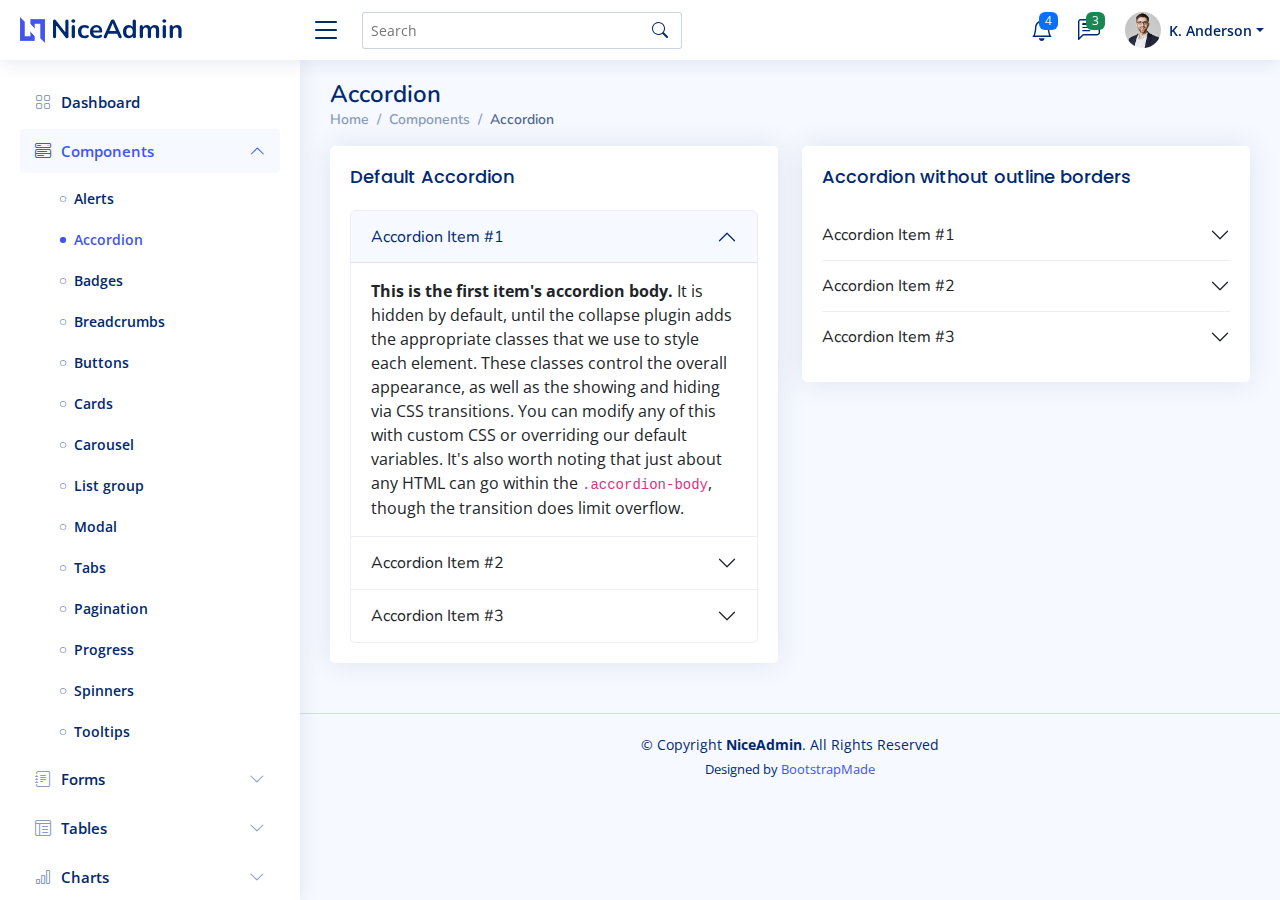
<file: adm/components-accordion.html>
<!DOCTYPE html>
<html lang="en">

<head>
  <meta charset="utf-8">
  <meta content="width=device-width, initial-scale=1.0" name="viewport">

  <title>Components / Accordion - NiceAdmin Bootstrap Template</title>
  <meta content="" name="description">
  <meta content="" name="keywords">

  <!-- Favicons -->
  <link href="assets/img/favicon.png" rel="icon">
  <link href="assets/img/apple-touch-icon.png" rel="apple-touch-icon">

  <!-- Google Fonts -->
  <link href="https://fonts.gstatic.com" rel="preconnect">
  <link href="https://fonts.googleapis.com/css?family=Open+Sans:300,300i,400,400i,600,600i,700,700i|Nunito:300,300i,400,400i,600,600i,700,700i|Poppins:300,300i,400,400i,500,500i,600,600i,700,700i" rel="stylesheet">

  <!-- Vendor CSS Files -->
  <link href="assets/vendor/bootstrap/css/bootstrap.min.css" rel="stylesheet">
  <link href="assets/vendor/bootstrap-icons/bootstrap-icons.css" rel="stylesheet">
  <link href="assets/vendor/boxicons/css/boxicons.min.css" rel="stylesheet">
  <link href="assets/vendor/quill/quill.snow.css" rel="stylesheet">
  <link href="assets/vendor/quill/quill.bubble.css" rel="stylesheet">
  <link href="assets/vendor/remixicon/remixicon.css" rel="stylesheet">
  <link href="assets/vendor/simple-datatables/style.css" rel="stylesheet">

  <!-- Template Main CSS File -->
  <link href="assets/css/style.css" rel="stylesheet">

  <!-- =======================================================
  * Template Name: NiceAdmin
  * Template URL: https://bootstrapmade.com/nice-admin-bootstrap-admin-html-template/
  * Updated: Apr 20 2024 with Bootstrap v5.3.3
  * Author: BootstrapMade.com
  * License: https://bootstrapmade.com/license/
  ======================================================== -->
</head>

<body>

  <!-- ======= Header ======= -->
  <header id="header" class="header fixed-top d-flex align-items-center">

    <div class="d-flex align-items-center justify-content-between">
      <a href="index.html" class="logo d-flex align-items-center">
        <img src="assets/img/logo.png" alt="">
        <span class="d-none d-lg-block">NiceAdmin</span>
      </a>
      <i class="bi bi-list toggle-sidebar-btn"></i>
    </div><!-- End Logo -->

    <div class="search-bar">
      <form class="search-form d-flex align-items-center" method="POST" action="#">
        <input type="text" name="query" placeholder="Search" title="Enter search keyword">
        <button type="submit" title="Search"><i class="bi bi-search"></i></button>
      </form>
    </div><!-- End Search Bar -->

    <nav class="header-nav ms-auto">
      <ul class="d-flex align-items-center">

        <li class="nav-item d-block d-lg-none">
          <a class="nav-link nav-icon search-bar-toggle " href="#">
            <i class="bi bi-search"></i>
          </a>
        </li><!-- End Search Icon-->

        <li class="nav-item dropdown">

          <a class="nav-link nav-icon" href="#" data-bs-toggle="dropdown">
            <i class="bi bi-bell"></i>
            <span class="badge bg-primary badge-number">4</span>
          </a><!-- End Notification Icon -->

          <ul class="dropdown-menu dropdown-menu-end dropdown-menu-arrow notifications">
            <li class="dropdown-header">
              You have 4 new notifications
              <a href="#"><span class="badge rounded-pill bg-primary p-2 ms-2">View all</span></a>
            </li>
            <li>
              <hr class="dropdown-divider">
            </li>

            <li class="notification-item">
              <i class="bi bi-exclamation-circle text-warning"></i>
              <div>
                <h4>Lorem Ipsum</h4>
                <p>Quae dolorem earum veritatis oditseno</p>
                <p>30 min. ago</p>
              </div>
            </li>

            <li>
              <hr class="dropdown-divider">
            </li>

            <li class="notification-item">
              <i class="bi bi-x-circle text-danger"></i>
              <div>
                <h4>Atque rerum nesciunt</h4>
                <p>Quae dolorem earum veritatis oditseno</p>
                <p>1 hr. ago</p>
              </div>
            </li>

            <li>
              <hr class="dropdown-divider">
            </li>

            <li class="notification-item">
              <i class="bi bi-check-circle text-success"></i>
              <div>
                <h4>Sit rerum fuga</h4>
                <p>Quae dolorem earum veritatis oditseno</p>
                <p>2 hrs. ago</p>
              </div>
            </li>

            <li>
              <hr class="dropdown-divider">
            </li>

            <li class="notification-item">
              <i class="bi bi-info-circle text-primary"></i>
              <div>
                <h4>Dicta reprehenderit</h4>
                <p>Quae dolorem earum veritatis oditseno</p>
                <p>4 hrs. ago</p>
              </div>
            </li>

            <li>
              <hr class="dropdown-divider">
            </li>
            <li class="dropdown-footer">
              <a href="#">Show all notifications</a>
            </li>

          </ul><!-- End Notification Dropdown Items -->

        </li><!-- End Notification Nav -->

        <li class="nav-item dropdown">

          <a class="nav-link nav-icon" href="#" data-bs-toggle="dropdown">
            <i class="bi bi-chat-left-text"></i>
            <span class="badge bg-success badge-number">3</span>
          </a><!-- End Messages Icon -->

          <ul class="dropdown-menu dropdown-menu-end dropdown-menu-arrow messages">
            <li class="dropdown-header">
              You have 3 new messages
              <a href="#"><span class="badge rounded-pill bg-primary p-2 ms-2">View all</span></a>
            </li>
            <li>
              <hr class="dropdown-divider">
            </li>

            <li class="message-item">
              <a href="#">
                <img src="assets/img/messages-1.jpg" alt="" class="rounded-circle">
                <div>
                  <h4>Maria Hudson</h4>
                  <p>Velit asperiores et ducimus soluta repudiandae labore officia est ut...</p>
                  <p>4 hrs. ago</p>
                </div>
              </a>
            </li>
            <li>
              <hr class="dropdown-divider">
            </li>

            <li class="message-item">
              <a href="#">
                <img src="assets/img/messages-2.jpg" alt="" class="rounded-circle">
                <div>
                  <h4>Anna Nelson</h4>
                  <p>Velit asperiores et ducimus soluta repudiandae labore officia est ut...</p>
                  <p>6 hrs. ago</p>
                </div>
              </a>
            </li>
            <li>
              <hr class="dropdown-divider">
            </li>

            <li class="message-item">
              <a href="#">
                <img src="assets/img/messages-3.jpg" alt="" class="rounded-circle">
                <div>
                  <h4>David Muldon</h4>
                  <p>Velit asperiores et ducimus soluta repudiandae labore officia est ut...</p>
                  <p>8 hrs. ago</p>
                </div>
              </a>
            </li>
            <li>
              <hr class="dropdown-divider">
            </li>

            <li class="dropdown-footer">
              <a href="#">Show all messages</a>
            </li>

          </ul><!-- End Messages Dropdown Items -->

        </li><!-- End Messages Nav -->

        <li class="nav-item dropdown pe-3">

          <a class="nav-link nav-profile d-flex align-items-center pe-0" href="#" data-bs-toggle="dropdown">
            <img src="assets/img/profile-img.jpg" alt="Profile" class="rounded-circle">
            <span class="d-none d-md-block dropdown-toggle ps-2">K. Anderson</span>
          </a><!-- End Profile Iamge Icon -->

          <ul class="dropdown-menu dropdown-menu-end dropdown-menu-arrow profile">
            <li class="dropdown-header">
              <h6>Kevin Anderson</h6>
              <span>Web Designer</span>
            </li>
            <li>
              <hr class="dropdown-divider">
            </li>

            <li>
              <a class="dropdown-item d-flex align-items-center" href="users-profile.html">
                <i class="bi bi-person"></i>
                <span>My Profile</span>
              </a>
            </li>
            <li>
              <hr class="dropdown-divider">
            </li>

            <li>
              <a class="dropdown-item d-flex align-items-center" href="users-profile.html">
                <i class="bi bi-gear"></i>
                <span>Account Settings</span>
              </a>
            </li>
            <li>
              <hr class="dropdown-divider">
            </li>

            <li>
              <a class="dropdown-item d-flex align-items-center" href="pages-faq.html">
                <i class="bi bi-question-circle"></i>
                <span>Need Help?</span>
              </a>
            </li>
            <li>
              <hr class="dropdown-divider">
            </li>

            <li>
              <a class="dropdown-item d-flex align-items-center" href="#">
                <i class="bi bi-box-arrow-right"></i>
                <span>Sign Out</span>
              </a>
            </li>

          </ul><!-- End Profile Dropdown Items -->
        </li><!-- End Profile Nav -->

      </ul>
    </nav><!-- End Icons Navigation -->

  </header><!-- End Header -->

  <!-- ======= Sidebar ======= -->
  <aside id="sidebar" class="sidebar">

    <ul class="sidebar-nav" id="sidebar-nav">

      <li class="nav-item">
        <a class="nav-link collapsed" href="index.html">
          <i class="bi bi-grid"></i>
          <span>Dashboard</span>
        </a>
      </li><!-- End Dashboard Nav -->

      <li class="nav-item">
        <a class="nav-link " data-bs-target="#components-nav" data-bs-toggle="collapse" href="#">
          <i class="bi bi-menu-button-wide"></i><span>Components</span><i class="bi bi-chevron-down ms-auto"></i>
        </a>
        <ul id="components-nav" class="nav-content collapse show" data-bs-parent="#sidebar-nav">
          <li>
            <a href="components-alerts.html">
              <i class="bi bi-circle"></i><span>Alerts</span>
            </a>
          </li>
          <li>
            <a href="components-accordion.html" class="active">
              <i class="bi bi-circle"></i><span>Accordion</span>
            </a>
          </li>
          <li>
            <a href="components-badges.html">
              <i class="bi bi-circle"></i><span>Badges</span>
            </a>
          </li>
          <li>
            <a href="components-breadcrumbs.html">
              <i class="bi bi-circle"></i><span>Breadcrumbs</span>
            </a>
          </li>
          <li>
            <a href="components-buttons.html">
              <i class="bi bi-circle"></i><span>Buttons</span>
            </a>
          </li>
          <li>
            <a href="components-cards.html">
              <i class="bi bi-circle"></i><span>Cards</span>
            </a>
          </li>
          <li>
            <a href="components-carousel.html">
              <i class="bi bi-circle"></i><span>Carousel</span>
            </a>
          </li>
          <li>
            <a href="components-list-group.html">
              <i class="bi bi-circle"></i><span>List group</span>
            </a>
          </li>
          <li>
            <a href="components-modal.html">
              <i class="bi bi-circle"></i><span>Modal</span>
            </a>
          </li>
          <li>
            <a href="components-tabs.html">
              <i class="bi bi-circle"></i><span>Tabs</span>
            </a>
          </li>
          <li>
            <a href="components-pagination.html">
              <i class="bi bi-circle"></i><span>Pagination</span>
            </a>
          </li>
          <li>
            <a href="components-progress.html">
              <i class="bi bi-circle"></i><span>Progress</span>
            </a>
          </li>
          <li>
            <a href="components-spinners.html">
              <i class="bi bi-circle"></i><span>Spinners</span>
            </a>
          </li>
          <li>
            <a href="components-tooltips.html">
              <i class="bi bi-circle"></i><span>Tooltips</span>
            </a>
          </li>
        </ul>
      </li><!-- End Components Nav -->

      <li class="nav-item">
        <a class="nav-link collapsed" data-bs-target="#forms-nav" data-bs-toggle="collapse" href="#">
          <i class="bi bi-journal-text"></i><span>Forms</span><i class="bi bi-chevron-down ms-auto"></i>
        </a>
        <ul id="forms-nav" class="nav-content collapse " data-bs-parent="#sidebar-nav">
          <li>
            <a href="forms-elements.html">
              <i class="bi bi-circle"></i><span>Form Elements</span>
            </a>
          </li>
          <li>
            <a href="forms-layouts.html">
              <i class="bi bi-circle"></i><span>Form Layouts</span>
            </a>
          </li>
          <li>
            <a href="forms-editors.html">
              <i class="bi bi-circle"></i><span>Form Editors</span>
            </a>
          </li>
          <li>
            <a href="forms-validation.html">
              <i class="bi bi-circle"></i><span>Form Validation</span>
            </a>
          </li>
        </ul>
      </li><!-- End Forms Nav -->

      <li class="nav-item">
        <a class="nav-link collapsed" data-bs-target="#tables-nav" data-bs-toggle="collapse" href="#">
          <i class="bi bi-layout-text-window-reverse"></i><span>Tables</span><i class="bi bi-chevron-down ms-auto"></i>
        </a>
        <ul id="tables-nav" class="nav-content collapse " data-bs-parent="#sidebar-nav">
          <li>
            <a href="tables-general.html">
              <i class="bi bi-circle"></i><span>General Tables</span>
            </a>
          </li>
          <li>
            <a href="tables-data.html">
              <i class="bi bi-circle"></i><span>Data Tables</span>
            </a>
          </li>
        </ul>
      </li><!-- End Tables Nav -->

      <li class="nav-item">
        <a class="nav-link collapsed" data-bs-target="#charts-nav" data-bs-toggle="collapse" href="#">
          <i class="bi bi-bar-chart"></i><span>Charts</span><i class="bi bi-chevron-down ms-auto"></i>
        </a>
        <ul id="charts-nav" class="nav-content collapse " data-bs-parent="#sidebar-nav">
          <li>
            <a href="charts-chartjs.html">
              <i class="bi bi-circle"></i><span>Chart.js</span>
            </a>
          </li>
          <li>
            <a href="charts-apexcharts.html">
              <i class="bi bi-circle"></i><span>ApexCharts</span>
            </a>
          </li>
          <li>
            <a href="charts-echarts.html">
              <i class="bi bi-circle"></i><span>ECharts</span>
            </a>
          </li>
        </ul>
      </li><!-- End Charts Nav -->

      <li class="nav-item">
        <a class="nav-link collapsed" data-bs-target="#icons-nav" data-bs-toggle="collapse" href="#">
          <i class="bi bi-gem"></i><span>Icons</span><i class="bi bi-chevron-down ms-auto"></i>
        </a>
        <ul id="icons-nav" class="nav-content collapse " data-bs-parent="#sidebar-nav">
          <li>
            <a href="icons-bootstrap.html">
              <i class="bi bi-circle"></i><span>Bootstrap Icons</span>
            </a>
          </li>
          <li>
            <a href="icons-remix.html">
              <i class="bi bi-circle"></i><span>Remix Icons</span>
            </a>
          </li>
          <li>
            <a href="icons-boxicons.html">
              <i class="bi bi-circle"></i><span>Boxicons</span>
            </a>
          </li>
        </ul>
      </li><!-- End Icons Nav -->

      <li class="nav-heading">Pages</li>

      <li class="nav-item">
        <a class="nav-link collapsed" href="users-profile.html">
          <i class="bi bi-person"></i>
          <span>Profile</span>
        </a>
      </li><!-- End Profile Page Nav -->

      <li class="nav-item">
        <a class="nav-link collapsed" href="pages-faq.html">
          <i class="bi bi-question-circle"></i>
          <span>F.A.Q</span>
        </a>
      </li><!-- End F.A.Q Page Nav -->

      <li class="nav-item">
        <a class="nav-link collapsed" href="pages-contact.html">
          <i class="bi bi-envelope"></i>
          <span>Contact</span>
        </a>
      </li><!-- End Contact Page Nav -->

      <li class="nav-item">
        <a class="nav-link collapsed" href="pages-register.html">
          <i class="bi bi-card-list"></i>
          <span>Register</span>
        </a>
      </li><!-- End Register Page Nav -->

      <li class="nav-item">
        <a class="nav-link collapsed" href="pages-login.html">
          <i class="bi bi-box-arrow-in-right"></i>
          <span>Login</span>
        </a>
      </li><!-- End Login Page Nav -->

      <li class="nav-item">
        <a class="nav-link collapsed" href="pages-error-404.html">
          <i class="bi bi-dash-circle"></i>
          <span>Error 404</span>
        </a>
      </li><!-- End Error 404 Page Nav -->

      <li class="nav-item">
        <a class="nav-link collapsed" href="pages-blank.html">
          <i class="bi bi-file-earmark"></i>
          <span>Blank</span>
        </a>
      </li><!-- End Blank Page Nav -->

    </ul>

  </aside><!-- End Sidebar-->

  <main id="main" class="main">

    <div class="pagetitle">
      <h1>Accordion</h1>
      <nav>
        <ol class="breadcrumb">
          <li class="breadcrumb-item"><a href="index.html">Home</a></li>
          <li class="breadcrumb-item">Components</li>
          <li class="breadcrumb-item active">Accordion</li>
        </ol>
      </nav>
    </div><!-- End Page Title -->

    <section class="section">
      <div class="row">
        <div class="col-lg-6">

          <div class="card">
            <div class="card-body">
              <h5 class="card-title">Default Accordion</h5>

              <!-- Default Accordion -->
              <div class="accordion" id="accordionExample">
                <div class="accordion-item">
                  <h2 class="accordion-header" id="headingOne">
                    <button class="accordion-button" type="button" data-bs-toggle="collapse" data-bs-target="#collapseOne" aria-expanded="true" aria-controls="collapseOne">
                      Accordion Item #1
                    </button>
                  </h2>
                  <div id="collapseOne" class="accordion-collapse collapse show" aria-labelledby="headingOne" data-bs-parent="#accordionExample">
                    <div class="accordion-body">
                      <strong>This is the first item's accordion body.</strong> It is hidden by default, until the collapse plugin adds the appropriate classes that we use to style each element. These classes control the overall appearance, as well as the showing and hiding via CSS transitions. You can modify any of this with custom CSS or overriding our default variables. It's also worth noting that just about any HTML can go within the <code>.accordion-body</code>, though the transition does limit overflow.
                    </div>
                  </div>
                </div>
                <div class="accordion-item">
                  <h2 class="accordion-header" id="headingTwo">
                    <button class="accordion-button collapsed" type="button" data-bs-toggle="collapse" data-bs-target="#collapseTwo" aria-expanded="false" aria-controls="collapseTwo">
                      Accordion Item #2
                    </button>
                  </h2>
                  <div id="collapseTwo" class="accordion-collapse collapse" aria-labelledby="headingTwo" data-bs-parent="#accordionExample">
                    <div class="accordion-body">
                      <strong>This is the second item's accordion body.</strong> It is hidden by default, until the collapse plugin adds the appropriate classes that we use to style each element. These classes control the overall appearance, as well as the showing and hiding via CSS transitions. You can modify any of this with custom CSS or overriding our default variables. It's also worth noting that just about any HTML can go within the <code>.accordion-body</code>, though the transition does limit overflow.
                    </div>
                  </div>
                </div>
                <div class="accordion-item">
                  <h2 class="accordion-header" id="headingThree">
                    <button class="accordion-button collapsed" type="button" data-bs-toggle="collapse" data-bs-target="#collapseThree" aria-expanded="false" aria-controls="collapseThree">
                      Accordion Item #3
                    </button>
                  </h2>
                  <div id="collapseThree" class="accordion-collapse collapse" aria-labelledby="headingThree" data-bs-parent="#accordionExample">
                    <div class="accordion-body">
                      <strong>This is the third item's accordion body.</strong> It is hidden by default, until the collapse plugin adds the appropriate classes that we use to style each element. These classes control the overall appearance, as well as the showing and hiding via CSS transitions. You can modify any of this with custom CSS or overriding our default variables. It's also worth noting that just about any HTML can go within the <code>.accordion-body</code>, though the transition does limit overflow.
                    </div>
                  </div>
                </div>
              </div><!-- End Default Accordion Example -->

            </div>
          </div>

        </div>

        <div class="col-lg-6">

          <div class="card">
            <div class="card-body">
              <h5 class="card-title">Accordion without outline borders</h5>

              <!-- Accordion without outline borders -->
              <div class="accordion accordion-flush" id="accordionFlushExample">
                <div class="accordion-item">
                  <h2 class="accordion-header" id="flush-headingOne">
                    <button class="accordion-button collapsed" type="button" data-bs-toggle="collapse" data-bs-target="#flush-collapseOne" aria-expanded="false" aria-controls="flush-collapseOne">
                      Accordion Item #1
                    </button>
                  </h2>
                  <div id="flush-collapseOne" class="accordion-collapse collapse" aria-labelledby="flush-headingOne" data-bs-parent="#accordionFlushExample">
                    <div class="accordion-body">Placeholder content for this accordion, which is intended to demonstrate the <code>.accordion-flush</code> class. This is the first item's accordion body.</div>
                  </div>
                </div>
                <div class="accordion-item">
                  <h2 class="accordion-header" id="flush-headingTwo">
                    <button class="accordion-button collapsed" type="button" data-bs-toggle="collapse" data-bs-target="#flush-collapseTwo" aria-expanded="false" aria-controls="flush-collapseTwo">
                      Accordion Item #2
                    </button>
                  </h2>
                  <div id="flush-collapseTwo" class="accordion-collapse collapse" aria-labelledby="flush-headingTwo" data-bs-parent="#accordionFlushExample">
                    <div class="accordion-body">Placeholder content for this accordion, which is intended to demonstrate the <code>.accordion-flush</code> class. This is the second item's accordion body. Let's imagine this being filled with some actual content.</div>
                  </div>
                </div>
                <div class="accordion-item">
                  <h2 class="accordion-header" id="flush-headingThree">
                    <button class="accordion-button collapsed" type="button" data-bs-toggle="collapse" data-bs-target="#flush-collapseThree" aria-expanded="false" aria-controls="flush-collapseThree">
                      Accordion Item #3
                    </button>
                  </h2>
                  <div id="flush-collapseThree" class="accordion-collapse collapse" aria-labelledby="flush-headingThree" data-bs-parent="#accordionFlushExample">
                    <div class="accordion-body">Placeholder content for this accordion, which is intended to demonstrate the <code>.accordion-flush</code> class. This is the third item's accordion body. Nothing more exciting happening here in terms of content, but just filling up the space to make it look, at least at first glance, a bit more representative of how this would look in a real-world application.</div>
                  </div>
                </div>
              </div><!-- End Accordion without outline borders -->

            </div>
          </div>

        </div>
      </div>
    </section>

  </main><!-- End #main -->

  <!-- ======= Footer ======= -->
  <footer id="footer" class="footer">
    <div class="copyright">
      &copy; Copyright <strong><span>NiceAdmin</span></strong>. All Rights Reserved
    </div>
    <div class="credits">
      <!-- All the links in the footer should remain intact. -->
      <!-- You can delete the links only if you purchased the pro version. -->
      <!-- Licensing information: https://bootstrapmade.com/license/ -->
      <!-- Purchase the pro version with working PHP/AJAX contact form: https://bootstrapmade.com/nice-admin-bootstrap-admin-html-template/ -->
      Designed by <a href="https://bootstrapmade.com/">BootstrapMade</a>
    </div>
  </footer><!-- End Footer -->

  <a href="#" class="back-to-top d-flex align-items-center justify-content-center"><i class="bi bi-arrow-up-short"></i></a>

  <!-- Vendor JS Files -->
  <script src="assets/vendor/apexcharts/apexcharts.min.js"></script>
  <script src="assets/vendor/bootstrap/js/bootstrap.bundle.min.js"></script>
  <script src="assets/vendor/chart.js/chart.umd.js"></script>
  <script src="assets/vendor/echarts/echarts.min.js"></script>
  <script src="assets/vendor/quill/quill.js"></script>
  <script src="assets/vendor/simple-datatables/simple-datatables.js"></script>
  <script src="assets/vendor/tinymce/tinymce.min.js"></script>
  <script src="assets/vendor/php-email-form/validate.js"></script>

  <!-- Template Main JS File -->
  <script src="assets/js/main.js"></script>

</body>

</html>
</file>
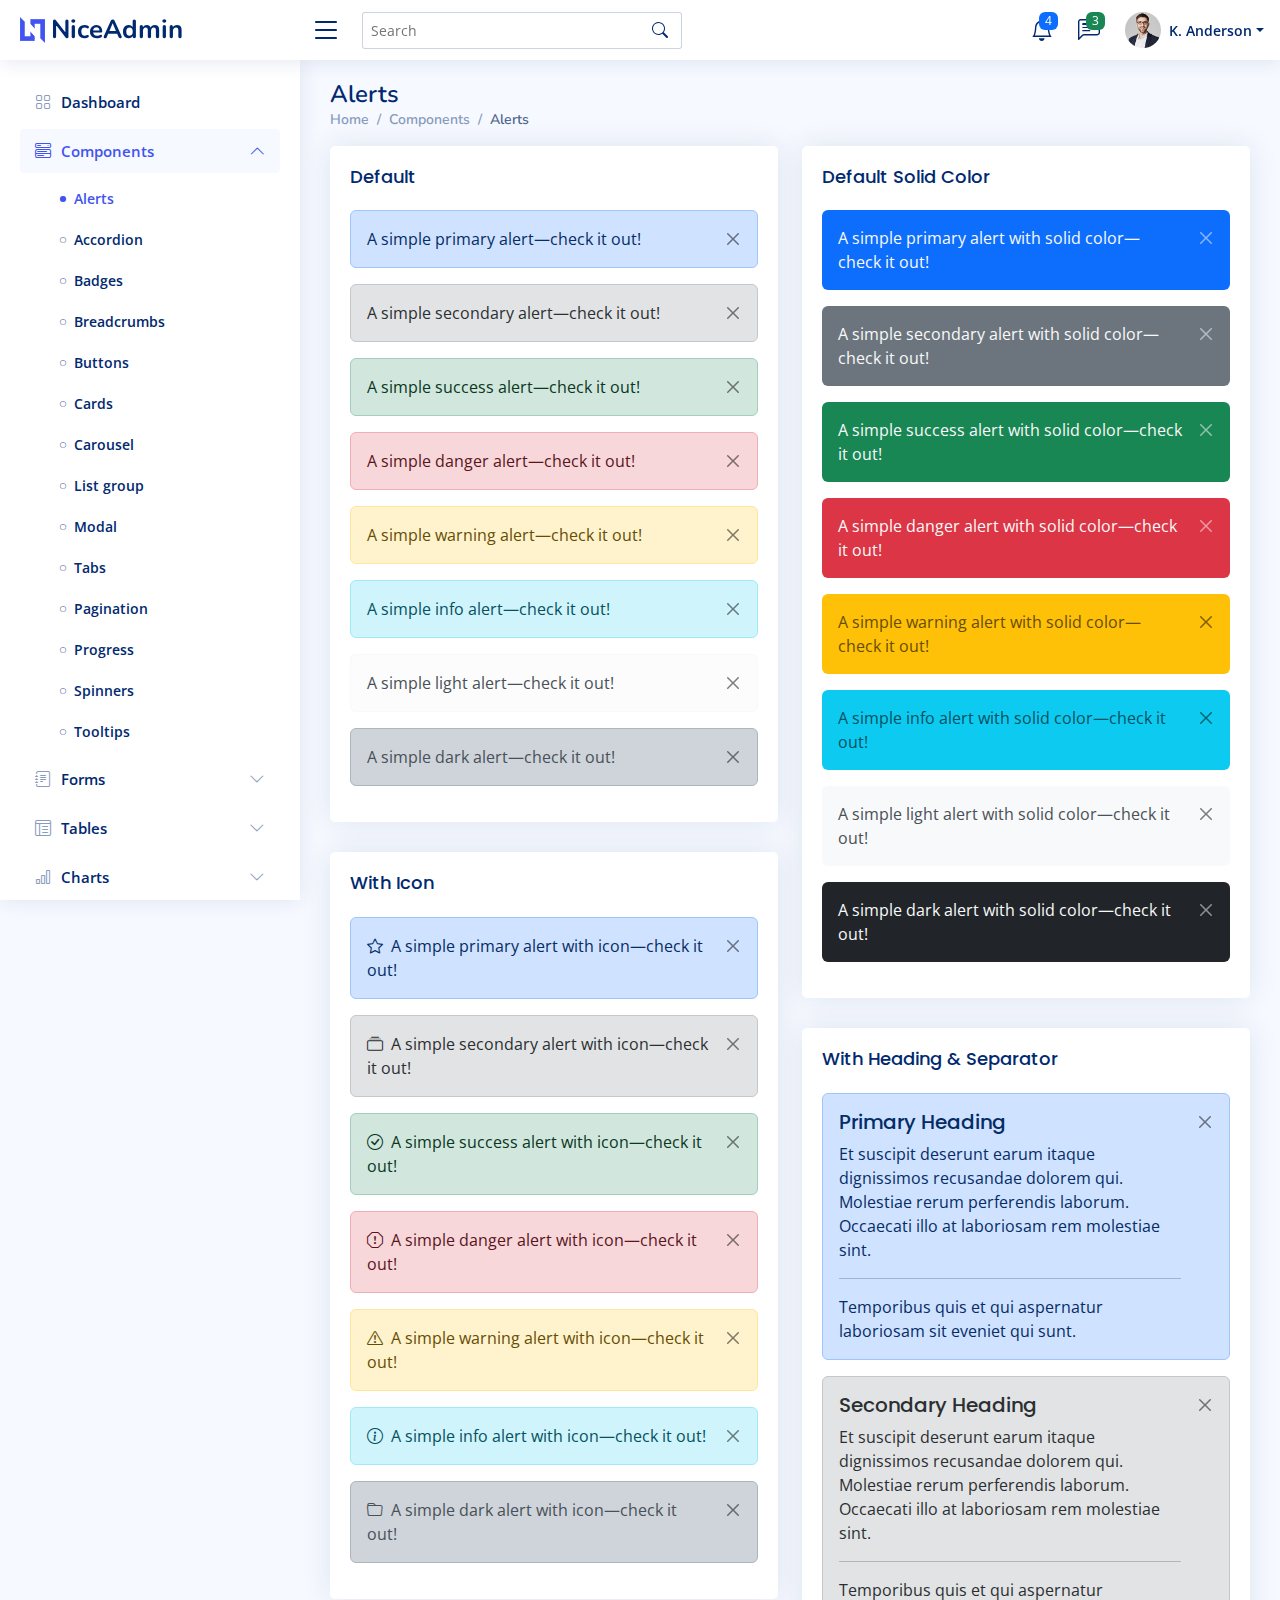
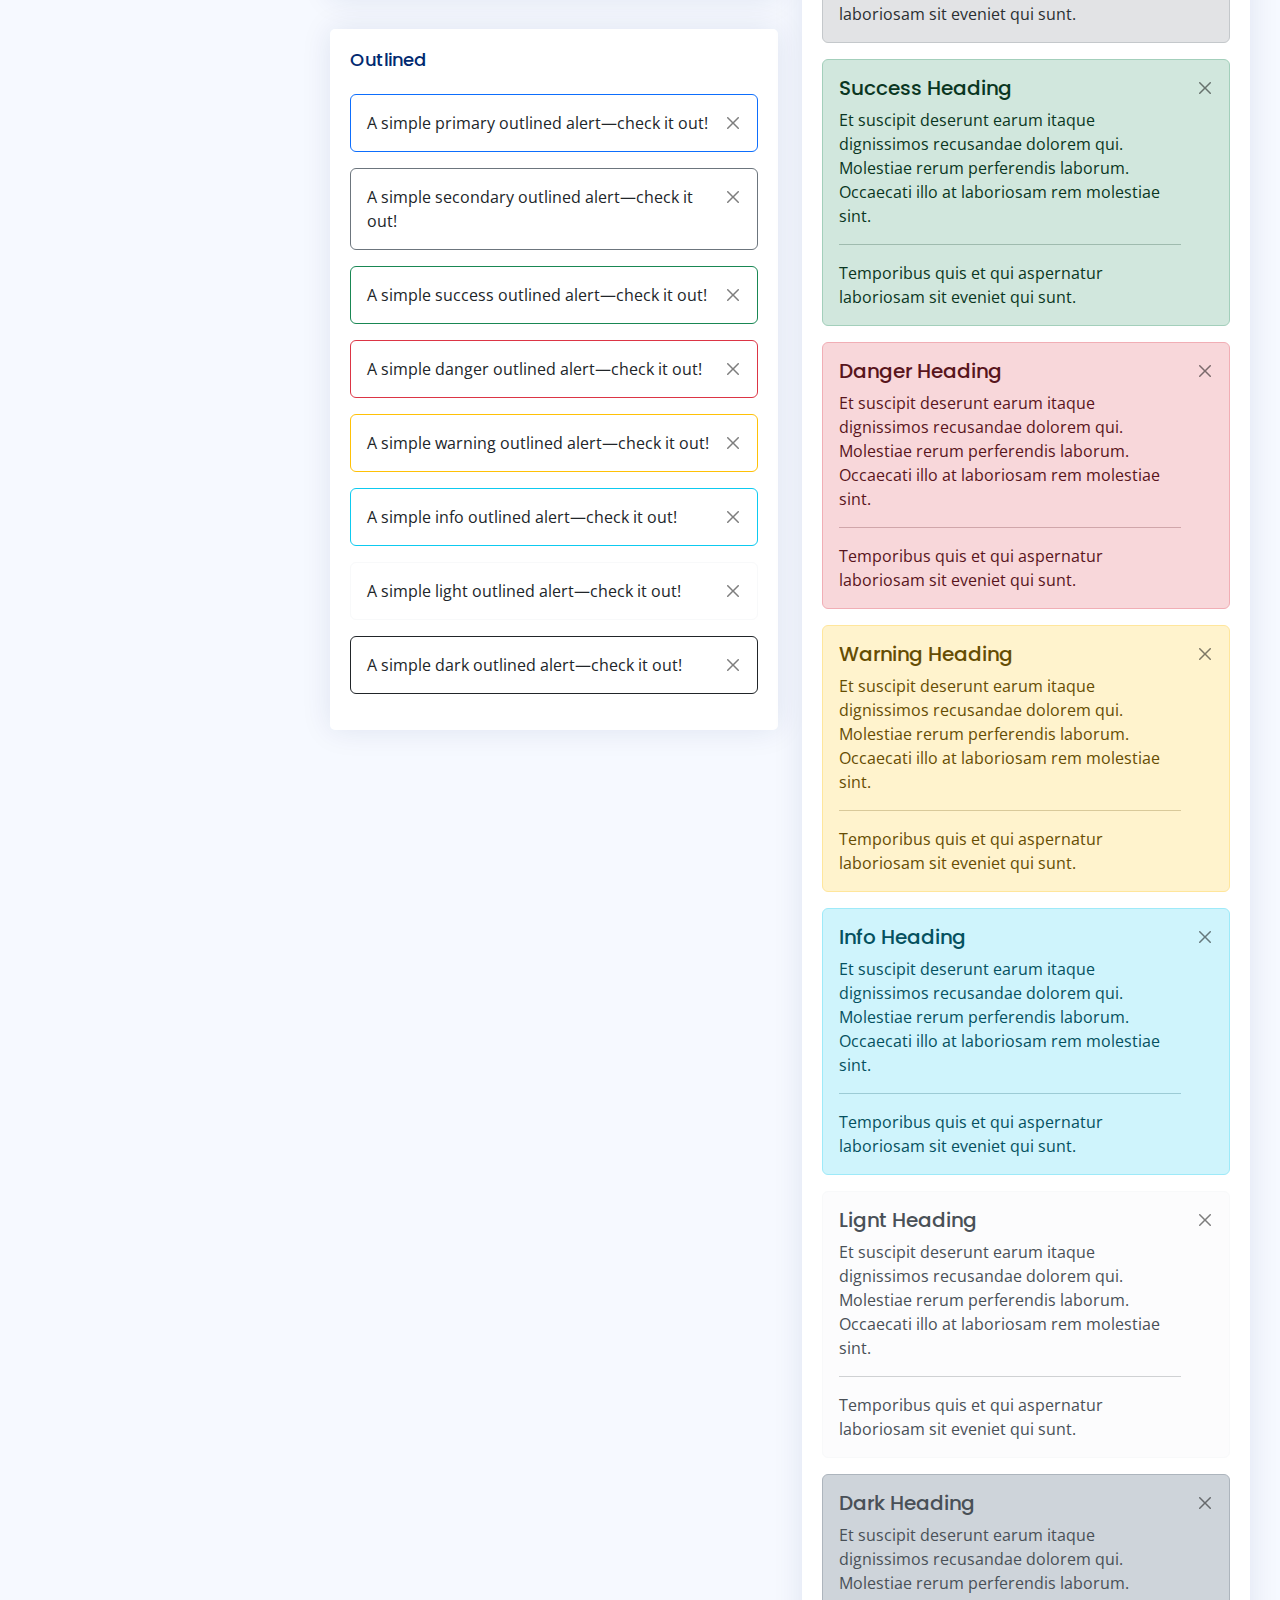
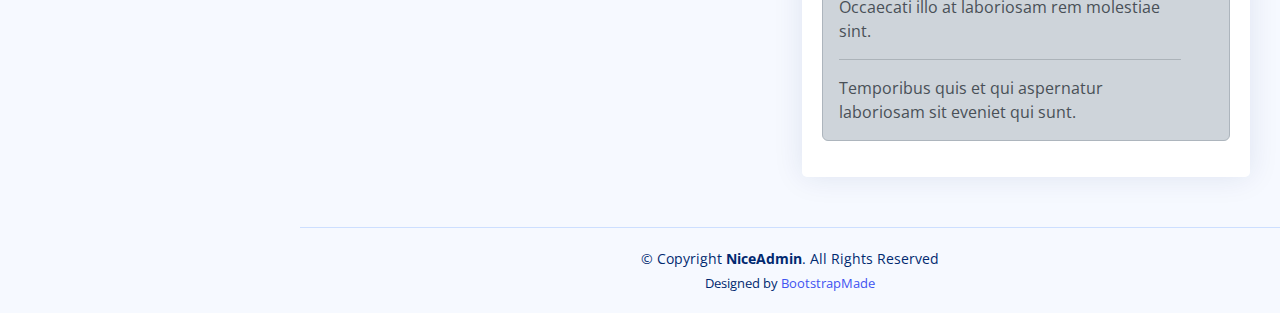
<file: adm/components-alerts.html>
<!DOCTYPE html>
<html lang="en">

<head>
  <meta charset="utf-8">
  <meta content="width=device-width, initial-scale=1.0" name="viewport">

  <title>Components / Alerts - NiceAdmin Bootstrap Template</title>
  <meta content="" name="description">
  <meta content="" name="keywords">

  <!-- Favicons -->
  <link href="assets/img/favicon.png" rel="icon">
  <link href="assets/img/apple-touch-icon.png" rel="apple-touch-icon">

  <!-- Google Fonts -->
  <link href="https://fonts.gstatic.com" rel="preconnect">
  <link href="https://fonts.googleapis.com/css?family=Open+Sans:300,300i,400,400i,600,600i,700,700i|Nunito:300,300i,400,400i,600,600i,700,700i|Poppins:300,300i,400,400i,500,500i,600,600i,700,700i" rel="stylesheet">

  <!-- Vendor CSS Files -->
  <link href="assets/vendor/bootstrap/css/bootstrap.min.css" rel="stylesheet">
  <link href="assets/vendor/bootstrap-icons/bootstrap-icons.css" rel="stylesheet">
  <link href="assets/vendor/boxicons/css/boxicons.min.css" rel="stylesheet">
  <link href="assets/vendor/quill/quill.snow.css" rel="stylesheet">
  <link href="assets/vendor/quill/quill.bubble.css" rel="stylesheet">
  <link href="assets/vendor/remixicon/remixicon.css" rel="stylesheet">
  <link href="assets/vendor/simple-datatables/style.css" rel="stylesheet">

  <!-- Template Main CSS File -->
  <link href="assets/css/style.css" rel="stylesheet">

  <!-- =======================================================
  * Template Name: NiceAdmin
  * Template URL: https://bootstrapmade.com/nice-admin-bootstrap-admin-html-template/
  * Updated: Apr 20 2024 with Bootstrap v5.3.3
  * Author: BootstrapMade.com
  * License: https://bootstrapmade.com/license/
  ======================================================== -->
</head>

<body>

  <!-- ======= Header ======= -->
  <header id="header" class="header fixed-top d-flex align-items-center">

    <div class="d-flex align-items-center justify-content-between">
      <a href="index.html" class="logo d-flex align-items-center">
        <img src="assets/img/logo.png" alt="">
        <span class="d-none d-lg-block">NiceAdmin</span>
      </a>
      <i class="bi bi-list toggle-sidebar-btn"></i>
    </div><!-- End Logo -->

    <div class="search-bar">
      <form class="search-form d-flex align-items-center" method="POST" action="#">
        <input type="text" name="query" placeholder="Search" title="Enter search keyword">
        <button type="submit" title="Search"><i class="bi bi-search"></i></button>
      </form>
    </div><!-- End Search Bar -->

    <nav class="header-nav ms-auto">
      <ul class="d-flex align-items-center">

        <li class="nav-item d-block d-lg-none">
          <a class="nav-link nav-icon search-bar-toggle " href="#">
            <i class="bi bi-search"></i>
          </a>
        </li><!-- End Search Icon-->

        <li class="nav-item dropdown">

          <a class="nav-link nav-icon" href="#" data-bs-toggle="dropdown">
            <i class="bi bi-bell"></i>
            <span class="badge bg-primary badge-number">4</span>
          </a><!-- End Notification Icon -->

          <ul class="dropdown-menu dropdown-menu-end dropdown-menu-arrow notifications">
            <li class="dropdown-header">
              You have 4 new notifications
              <a href="#"><span class="badge rounded-pill bg-primary p-2 ms-2">View all</span></a>
            </li>
            <li>
              <hr class="dropdown-divider">
            </li>

            <li class="notification-item">
              <i class="bi bi-exclamation-circle text-warning"></i>
              <div>
                <h4>Lorem Ipsum</h4>
                <p>Quae dolorem earum veritatis oditseno</p>
                <p>30 min. ago</p>
              </div>
            </li>

            <li>
              <hr class="dropdown-divider">
            </li>

            <li class="notification-item">
              <i class="bi bi-x-circle text-danger"></i>
              <div>
                <h4>Atque rerum nesciunt</h4>
                <p>Quae dolorem earum veritatis oditseno</p>
                <p>1 hr. ago</p>
              </div>
            </li>

            <li>
              <hr class="dropdown-divider">
            </li>

            <li class="notification-item">
              <i class="bi bi-check-circle text-success"></i>
              <div>
                <h4>Sit rerum fuga</h4>
                <p>Quae dolorem earum veritatis oditseno</p>
                <p>2 hrs. ago</p>
              </div>
            </li>

            <li>
              <hr class="dropdown-divider">
            </li>

            <li class="notification-item">
              <i class="bi bi-info-circle text-primary"></i>
              <div>
                <h4>Dicta reprehenderit</h4>
                <p>Quae dolorem earum veritatis oditseno</p>
                <p>4 hrs. ago</p>
              </div>
            </li>

            <li>
              <hr class="dropdown-divider">
            </li>
            <li class="dropdown-footer">
              <a href="#">Show all notifications</a>
            </li>

          </ul><!-- End Notification Dropdown Items -->

        </li><!-- End Notification Nav -->

        <li class="nav-item dropdown">

          <a class="nav-link nav-icon" href="#" data-bs-toggle="dropdown">
            <i class="bi bi-chat-left-text"></i>
            <span class="badge bg-success badge-number">3</span>
          </a><!-- End Messages Icon -->

          <ul class="dropdown-menu dropdown-menu-end dropdown-menu-arrow messages">
            <li class="dropdown-header">
              You have 3 new messages
              <a href="#"><span class="badge rounded-pill bg-primary p-2 ms-2">View all</span></a>
            </li>
            <li>
              <hr class="dropdown-divider">
            </li>

            <li class="message-item">
              <a href="#">
                <img src="assets/img/messages-1.jpg" alt="" class="rounded-circle">
                <div>
                  <h4>Maria Hudson</h4>
                  <p>Velit asperiores et ducimus soluta repudiandae labore officia est ut...</p>
                  <p>4 hrs. ago</p>
                </div>
              </a>
            </li>
            <li>
              <hr class="dropdown-divider">
            </li>

            <li class="message-item">
              <a href="#">
                <img src="assets/img/messages-2.jpg" alt="" class="rounded-circle">
                <div>
                  <h4>Anna Nelson</h4>
                  <p>Velit asperiores et ducimus soluta repudiandae labore officia est ut...</p>
                  <p>6 hrs. ago</p>
                </div>
              </a>
            </li>
            <li>
              <hr class="dropdown-divider">
            </li>

            <li class="message-item">
              <a href="#">
                <img src="assets/img/messages-3.jpg" alt="" class="rounded-circle">
                <div>
                  <h4>David Muldon</h4>
                  <p>Velit asperiores et ducimus soluta repudiandae labore officia est ut...</p>
                  <p>8 hrs. ago</p>
                </div>
              </a>
            </li>
            <li>
              <hr class="dropdown-divider">
            </li>

            <li class="dropdown-footer">
              <a href="#">Show all messages</a>
            </li>

          </ul><!-- End Messages Dropdown Items -->

        </li><!-- End Messages Nav -->

        <li class="nav-item dropdown pe-3">

          <a class="nav-link nav-profile d-flex align-items-center pe-0" href="#" data-bs-toggle="dropdown">
            <img src="assets/img/profile-img.jpg" alt="Profile" class="rounded-circle">
            <span class="d-none d-md-block dropdown-toggle ps-2">K. Anderson</span>
          </a><!-- End Profile Iamge Icon -->

          <ul class="dropdown-menu dropdown-menu-end dropdown-menu-arrow profile">
            <li class="dropdown-header">
              <h6>Kevin Anderson</h6>
              <span>Web Designer</span>
            </li>
            <li>
              <hr class="dropdown-divider">
            </li>

            <li>
              <a class="dropdown-item d-flex align-items-center" href="users-profile.html">
                <i class="bi bi-person"></i>
                <span>My Profile</span>
              </a>
            </li>
            <li>
              <hr class="dropdown-divider">
            </li>

            <li>
              <a class="dropdown-item d-flex align-items-center" href="users-profile.html">
                <i class="bi bi-gear"></i>
                <span>Account Settings</span>
              </a>
            </li>
            <li>
              <hr class="dropdown-divider">
            </li>

            <li>
              <a class="dropdown-item d-flex align-items-center" href="pages-faq.html">
                <i class="bi bi-question-circle"></i>
                <span>Need Help?</span>
              </a>
            </li>
            <li>
              <hr class="dropdown-divider">
            </li>

            <li>
              <a class="dropdown-item d-flex align-items-center" href="#">
                <i class="bi bi-box-arrow-right"></i>
                <span>Sign Out</span>
              </a>
            </li>

          </ul><!-- End Profile Dropdown Items -->
        </li><!-- End Profile Nav -->

      </ul>
    </nav><!-- End Icons Navigation -->

  </header><!-- End Header -->

  <!-- ======= Sidebar ======= -->
  <aside id="sidebar" class="sidebar">

    <ul class="sidebar-nav" id="sidebar-nav">

      <li class="nav-item">
        <a class="nav-link collapsed" href="index.html">
          <i class="bi bi-grid"></i>
          <span>Dashboard</span>
        </a>
      </li><!-- End Dashboard Nav -->

      <li class="nav-item">
        <a class="nav-link " data-bs-target="#components-nav" data-bs-toggle="collapse" href="#">
          <i class="bi bi-menu-button-wide"></i><span>Components</span><i class="bi bi-chevron-down ms-auto"></i>
        </a>
        <ul id="components-nav" class="nav-content collapse show" data-bs-parent="#sidebar-nav">
          <li>
            <a href="components-alerts.html" class="active">
              <i class="bi bi-circle"></i><span>Alerts</span>
            </a>
          </li>
          <li>
            <a href="components-accordion.html">
              <i class="bi bi-circle"></i><span>Accordion</span>
            </a>
          </li>
          <li>
            <a href="components-badges.html">
              <i class="bi bi-circle"></i><span>Badges</span>
            </a>
          </li>
          <li>
            <a href="components-breadcrumbs.html">
              <i class="bi bi-circle"></i><span>Breadcrumbs</span>
            </a>
          </li>
          <li>
            <a href="components-buttons.html">
              <i class="bi bi-circle"></i><span>Buttons</span>
            </a>
          </li>
          <li>
            <a href="components-cards.html">
              <i class="bi bi-circle"></i><span>Cards</span>
            </a>
          </li>
          <li>
            <a href="components-carousel.html">
              <i class="bi bi-circle"></i><span>Carousel</span>
            </a>
          </li>
          <li>
            <a href="components-list-group.html">
              <i class="bi bi-circle"></i><span>List group</span>
            </a>
          </li>
          <li>
            <a href="components-modal.html">
              <i class="bi bi-circle"></i><span>Modal</span>
            </a>
          </li>
          <li>
            <a href="components-tabs.html">
              <i class="bi bi-circle"></i><span>Tabs</span>
            </a>
          </li>
          <li>
            <a href="components-pagination.html">
              <i class="bi bi-circle"></i><span>Pagination</span>
            </a>
          </li>
          <li>
            <a href="components-progress.html">
              <i class="bi bi-circle"></i><span>Progress</span>
            </a>
          </li>
          <li>
            <a href="components-spinners.html">
              <i class="bi bi-circle"></i><span>Spinners</span>
            </a>
          </li>
          <li>
            <a href="components-tooltips.html">
              <i class="bi bi-circle"></i><span>Tooltips</span>
            </a>
          </li>
        </ul>
      </li><!-- End Components Nav -->

      <li class="nav-item">
        <a class="nav-link collapsed" data-bs-target="#forms-nav" data-bs-toggle="collapse" href="#">
          <i class="bi bi-journal-text"></i><span>Forms</span><i class="bi bi-chevron-down ms-auto"></i>
        </a>
        <ul id="forms-nav" class="nav-content collapse " data-bs-parent="#sidebar-nav">
          <li>
            <a href="forms-elements.html">
              <i class="bi bi-circle"></i><span>Form Elements</span>
            </a>
          </li>
          <li>
            <a href="forms-layouts.html">
              <i class="bi bi-circle"></i><span>Form Layouts</span>
            </a>
          </li>
          <li>
            <a href="forms-editors.html">
              <i class="bi bi-circle"></i><span>Form Editors</span>
            </a>
          </li>
          <li>
            <a href="forms-validation.html">
              <i class="bi bi-circle"></i><span>Form Validation</span>
            </a>
          </li>
        </ul>
      </li><!-- End Forms Nav -->

      <li class="nav-item">
        <a class="nav-link collapsed" data-bs-target="#tables-nav" data-bs-toggle="collapse" href="#">
          <i class="bi bi-layout-text-window-reverse"></i><span>Tables</span><i class="bi bi-chevron-down ms-auto"></i>
        </a>
        <ul id="tables-nav" class="nav-content collapse " data-bs-parent="#sidebar-nav">
          <li>
            <a href="tables-general.html">
              <i class="bi bi-circle"></i><span>General Tables</span>
            </a>
          </li>
          <li>
            <a href="tables-data.html">
              <i class="bi bi-circle"></i><span>Data Tables</span>
            </a>
          </li>
        </ul>
      </li><!-- End Tables Nav -->

      <li class="nav-item">
        <a class="nav-link collapsed" data-bs-target="#charts-nav" data-bs-toggle="collapse" href="#">
          <i class="bi bi-bar-chart"></i><span>Charts</span><i class="bi bi-chevron-down ms-auto"></i>
        </a>
        <ul id="charts-nav" class="nav-content collapse " data-bs-parent="#sidebar-nav">
          <li>
            <a href="charts-chartjs.html">
              <i class="bi bi-circle"></i><span>Chart.js</span>
            </a>
          </li>
          <li>
            <a href="charts-apexcharts.html">
              <i class="bi bi-circle"></i><span>ApexCharts</span>
            </a>
          </li>
          <li>
            <a href="charts-echarts.html">
              <i class="bi bi-circle"></i><span>ECharts</span>
            </a>
          </li>
        </ul>
      </li><!-- End Charts Nav -->

      <li class="nav-item">
        <a class="nav-link collapsed" data-bs-target="#icons-nav" data-bs-toggle="collapse" href="#">
          <i class="bi bi-gem"></i><span>Icons</span><i class="bi bi-chevron-down ms-auto"></i>
        </a>
        <ul id="icons-nav" class="nav-content collapse " data-bs-parent="#sidebar-nav">
          <li>
            <a href="icons-bootstrap.html">
              <i class="bi bi-circle"></i><span>Bootstrap Icons</span>
            </a>
          </li>
          <li>
            <a href="icons-remix.html">
              <i class="bi bi-circle"></i><span>Remix Icons</span>
            </a>
          </li>
          <li>
            <a href="icons-boxicons.html">
              <i class="bi bi-circle"></i><span>Boxicons</span>
            </a>
          </li>
        </ul>
      </li><!-- End Icons Nav -->

      <li class="nav-heading">Pages</li>

      <li class="nav-item">
        <a class="nav-link collapsed" href="users-profile.html">
          <i class="bi bi-person"></i>
          <span>Profile</span>
        </a>
      </li><!-- End Profile Page Nav -->

      <li class="nav-item">
        <a class="nav-link collapsed" href="pages-faq.html">
          <i class="bi bi-question-circle"></i>
          <span>F.A.Q</span>
        </a>
      </li><!-- End F.A.Q Page Nav -->

      <li class="nav-item">
        <a class="nav-link collapsed" href="pages-contact.html">
          <i class="bi bi-envelope"></i>
          <span>Contact</span>
        </a>
      </li><!-- End Contact Page Nav -->

      <li class="nav-item">
        <a class="nav-link collapsed" href="pages-register.html">
          <i class="bi bi-card-list"></i>
          <span>Register</span>
        </a>
      </li><!-- End Register Page Nav -->

      <li class="nav-item">
        <a class="nav-link collapsed" href="pages-login.html">
          <i class="bi bi-box-arrow-in-right"></i>
          <span>Login</span>
        </a>
      </li><!-- End Login Page Nav -->

      <li class="nav-item">
        <a class="nav-link collapsed" href="pages-error-404.html">
          <i class="bi bi-dash-circle"></i>
          <span>Error 404</span>
        </a>
      </li><!-- End Error 404 Page Nav -->

      <li class="nav-item">
        <a class="nav-link collapsed" href="pages-blank.html">
          <i class="bi bi-file-earmark"></i>
          <span>Blank</span>
        </a>
      </li><!-- End Blank Page Nav -->

    </ul>

  </aside><!-- End Sidebar-->

  <main id="main" class="main">

    <div class="pagetitle">
      <h1>Alerts</h1>
      <nav>
        <ol class="breadcrumb">
          <li class="breadcrumb-item"><a href="index.html">Home</a></li>
          <li class="breadcrumb-item">Components</li>
          <li class="breadcrumb-item active">Alerts</li>
        </ol>
      </nav>
    </div><!-- End Page Title -->

    <section class="section">
      <div class="row">
        <div class="col-lg-6">

          <div class="card">
            <div class="card-body">

              <h5 class="card-title">Default</h5>

              <div class="alert alert-primary alert-dismissible fade show" role="alert">
                A simple primary alert—check it out!
                <button type="button" class="btn-close" data-bs-dismiss="alert" aria-label="Close"></button>
              </div>

              <div class="alert alert-secondary alert-dismissible fade show" role="alert">
                A simple secondary alert—check it out!
                <button type="button" class="btn-close" data-bs-dismiss="alert" aria-label="Close"></button>
              </div>

              <div class="alert alert-success alert-dismissible fade show" role="alert">
                A simple success alert—check it out!
                <button type="button" class="btn-close" data-bs-dismiss="alert" aria-label="Close"></button>
              </div>

              <div class="alert alert-danger alert-dismissible fade show" role="alert">
                A simple danger alert—check it out!
                <button type="button" class="btn-close" data-bs-dismiss="alert" aria-label="Close"></button>
              </div>

              <div class="alert alert-warning alert-dismissible fade show" role="alert">
                A simple warning alert—check it out!
                <button type="button" class="btn-close" data-bs-dismiss="alert" aria-label="Close"></button>
              </div>

              <div class="alert alert-info alert-dismissible fade show" role="alert">
                A simple info alert—check it out!
                <button type="button" class="btn-close" data-bs-dismiss="alert" aria-label="Close"></button>
              </div>

              <div class="alert alert-light border-light alert-dismissible fade show" role="alert">
                A simple light alert—check it out!
                <button type="button" class="btn-close" data-bs-dismiss="alert" aria-label="Close"></button>
              </div>

              <div class="alert alert-dark alert-dismissible fade show" role="alert">
                A simple dark alert—check it out!
                <button type="button" class="btn-close" data-bs-dismiss="alert" aria-label="Close"></button>
              </div>

            </div>
          </div>

          <div class="card">
            <div class="card-body">
              <h5 class="card-title">With Icon</h5>

              <div class="alert alert-primary alert-dismissible fade show" role="alert">
                <i class="bi bi-star me-1"></i>
                A simple primary alert with icon—check it out!
                <button type="button" class="btn-close" data-bs-dismiss="alert" aria-label="Close"></button>
              </div>

              <div class="alert alert-secondary alert-dismissible fade show" role="alert">
                <i class="bi bi-collection me-1"></i>
                A simple secondary alert with icon—check it out!
                <button type="button" class="btn-close" data-bs-dismiss="alert" aria-label="Close"></button>
              </div>

              <div class="alert alert-success alert-dismissible fade show" role="alert">
                <i class="bi bi-check-circle me-1"></i>
                A simple success alert with icon—check it out!
                <button type="button" class="btn-close" data-bs-dismiss="alert" aria-label="Close"></button>
              </div>

              <div class="alert alert-danger alert-dismissible fade show" role="alert">
                <i class="bi bi-exclamation-octagon me-1"></i>
                A simple danger alert with icon—check it out!
                <button type="button" class="btn-close" data-bs-dismiss="alert" aria-label="Close"></button>
              </div>

              <div class="alert alert-warning alert-dismissible fade show" role="alert">
                <i class="bi bi-exclamation-triangle me-1"></i>
                A simple warning alert with icon—check it out!
                <button type="button" class="btn-close" data-bs-dismiss="alert" aria-label="Close"></button>
              </div>

              <div class="alert alert-info alert-dismissible fade show" role="alert">
                <i class="bi bi-info-circle me-1"></i>
                A simple info alert with icon—check it out!
                <button type="button" class="btn-close" data-bs-dismiss="alert" aria-label="Close"></button>
              </div>

              <div class="alert alert-dark alert-dismissible fade show" role="alert">
                <i class="bi bi-folder me-1"></i>
                A simple dark alert with icon—check it out!
                <button type="button" class="btn-close" data-bs-dismiss="alert" aria-label="Close"></button>
              </div>

            </div>
          </div>

          <div class="card">
            <div class="card-body">
              <h5 class="card-title">Outlined</h5>

              <div class="alert border-primary alert-dismissible fade show" role="alert">
                A simple primary outlined alert—check it out!
                <button type="button" class="btn-close" data-bs-dismiss="alert" aria-label="Close"></button>
              </div>

              <div class="alert border-secondary alert-dismissible fade show" role="alert">
                A simple secondary outlined alert—check it out!
                <button type="button" class="btn-close" data-bs-dismiss="alert" aria-label="Close"></button>
              </div>

              <div class="alert border-success alert-dismissible fade show" role="alert">
                A simple success outlined alert—check it out!
                <button type="button" class="btn-close" data-bs-dismiss="alert" aria-label="Close"></button>
              </div>

              <div class="alert border-danger alert-dismissible fade show" role="alert">
                A simple danger outlined alert—check it out!
                <button type="button" class="btn-close" data-bs-dismiss="alert" aria-label="Close"></button>
              </div>

              <div class="alert border-warning alert-dismissible fade show" role="alert">
                A simple warning outlined alert—check it out!
                <button type="button" class="btn-close" data-bs-dismiss="alert" aria-label="Close"></button>
              </div>

              <div class="alert border-info alert-dismissible fade show" role="alert">
                A simple info outlined alert—check it out!
                <button type="button" class="btn-close" data-bs-dismiss="alert" aria-label="Close"></button>
              </div>

              <div class="alert border-light alert-dismissible fade show" role="alert">
                A simple light outlined alert—check it out!
                <button type="button" class="btn-close" data-bs-dismiss="alert" aria-label="Close"></button>
              </div>

              <div class="alert border-dark alert-dismissible fade show" role="alert">
                A simple dark outlined alert—check it out!
                <button type="button" class="btn-close" data-bs-dismiss="alert" aria-label="Close"></button>
              </div>

            </div>
          </div>

        </div>

        <div class="col-lg-6">

          <div class="card">
            <div class="card-body">
              <h5 class="card-title">Default Solid Color</h5>

              <div class="alert alert-primary bg-primary text-light border-0 alert-dismissible fade show" role="alert">
                A simple primary alert with solid color—check it out!
                <button type="button" class="btn-close btn-close-white" data-bs-dismiss="alert" aria-label="Close"></button>
              </div>

              <div class="alert alert-secondary bg-secondary text-light border-0 alert-dismissible fade show" role="alert">
                A simple secondary alert with solid color—check it out!
                <button type="button" class="btn-close btn-close-white" data-bs-dismiss="alert" aria-label="Close"></button>
              </div>

              <div class="alert alert-success bg-success text-light border-0 alert-dismissible fade show" role="alert">
                A simple success alert with solid color—check it out!
                <button type="button" class="btn-close btn-close-white" data-bs-dismiss="alert" aria-label="Close"></button>
              </div>

              <div class="alert alert-danger bg-danger text-light border-0 alert-dismissible fade show" role="alert">
                A simple danger alert with solid color—check it out!
                <button type="button" class="btn-close btn-close-white" data-bs-dismiss="alert" aria-label="Close"></button>
              </div>

              <div class="alert alert-warning bg-warning border-0 alert-dismissible fade show" role="alert">
                A simple warning alert with solid color—check it out!
                <button type="button" class="btn-close" data-bs-dismiss="alert" aria-label="Close"></button>
              </div>

              <div class="alert alert-info bg-info border-0 alert-dismissible fade show" role="alert">
                A simple info alert with solid color—check it out!
                <button type="button" class="btn-close" data-bs-dismiss="alert" aria-label="Close"></button>
              </div>

              <div class="alert alert-light bg-light border-0 alert-dismissible fade show" role="alert">
                A simple light alert with solid color—check it out!
                <button type="button" class="btn-close" data-bs-dismiss="alert" aria-label="Close"></button>
              </div>

              <div class="alert alert-dark bg-dark text-light border-0 alert-dismissible fade show" role="alert">
                A simple dark alert with solid color—check it out!
                <button type="button" class="btn-close btn-close-white" data-bs-dismiss="alert" aria-label="Close"></button>
              </div>

            </div>
          </div>

          <div class="card">
            <div class="card-body">
              <h5 class="card-title">With Heading &amp Separator</h5>

              <div class="alert alert-primary alert-dismissible fade show" role="alert">
                <h4 class="alert-heading">Primary Heading</h4>
                <p>Et suscipit deserunt earum itaque dignissimos recusandae dolorem qui. Molestiae rerum perferendis laborum. Occaecati illo at laboriosam rem molestiae sint.</p>
                <hr>
                <p class="mb-0">Temporibus quis et qui aspernatur laboriosam sit eveniet qui sunt.</p>
                <button type="button" class="btn-close" data-bs-dismiss="alert" aria-label="Close"></button>
              </div>

              <div class="alert alert-secondary alert-dismissible fade show" role="alert">
                <h4 class="alert-heading">Secondary Heading</h4>
                <p>Et suscipit deserunt earum itaque dignissimos recusandae dolorem qui. Molestiae rerum perferendis laborum. Occaecati illo at laboriosam rem molestiae sint.</p>
                <hr>
                <p class="mb-0">Temporibus quis et qui aspernatur laboriosam sit eveniet qui sunt.</p>
                <button type="button" class="btn-close" data-bs-dismiss="alert" aria-label="Close"></button>
              </div>

              <div class="alert alert-success alert-dismissible fade show" role="alert">
                <h4 class="alert-heading">Success Heading</h4>
                <p>Et suscipit deserunt earum itaque dignissimos recusandae dolorem qui. Molestiae rerum perferendis laborum. Occaecati illo at laboriosam rem molestiae sint.</p>
                <hr>
                <p class="mb-0">Temporibus quis et qui aspernatur laboriosam sit eveniet qui sunt.</p>
                <button type="button" class="btn-close" data-bs-dismiss="alert" aria-label="Close"></button>
              </div>

              <div class="alert alert-danger alert-dismissible fade show" role="alert">
                <h4 class="alert-heading">Danger Heading</h4>
                <p>Et suscipit deserunt earum itaque dignissimos recusandae dolorem qui. Molestiae rerum perferendis laborum. Occaecati illo at laboriosam rem molestiae sint.</p>
                <hr>
                <p class="mb-0">Temporibus quis et qui aspernatur laboriosam sit eveniet qui sunt.</p>
                <button type="button" class="btn-close" data-bs-dismiss="alert" aria-label="Close"></button>
              </div>

              <div class="alert alert-warning  alert-dismissible fade show" role="alert">
                <h4 class="alert-heading">Warning Heading</h4>
                <p>Et suscipit deserunt earum itaque dignissimos recusandae dolorem qui. Molestiae rerum perferendis laborum. Occaecati illo at laboriosam rem molestiae sint.</p>
                <hr>
                <p class="mb-0">Temporibus quis et qui aspernatur laboriosam sit eveniet qui sunt.</p>
                <button type="button" class="btn-close" data-bs-dismiss="alert" aria-label="Close"></button>
              </div>

              <div class="alert alert-info  alert-dismissible fade show" role="alert">
                <h4 class="alert-heading">Info Heading</h4>
                <p>Et suscipit deserunt earum itaque dignissimos recusandae dolorem qui. Molestiae rerum perferendis laborum. Occaecati illo at laboriosam rem molestiae sint.</p>
                <hr>
                <p class="mb-0">Temporibus quis et qui aspernatur laboriosam sit eveniet qui sunt.</p>
                <button type="button" class="btn-close" data-bs-dismiss="alert" aria-label="Close"></button>
              </div>

              <div class="alert alert-light border-light alert-dismissible fade show" role="alert">
                <h4 class="alert-heading">Lignt Heading</h4>
                <p>Et suscipit deserunt earum itaque dignissimos recusandae dolorem qui. Molestiae rerum perferendis laborum. Occaecati illo at laboriosam rem molestiae sint.</p>
                <hr>
                <p class="mb-0">Temporibus quis et qui aspernatur laboriosam sit eveniet qui sunt.</p>
                <button type="button" class="btn-close" data-bs-dismiss="alert" aria-label="Close"></button>
              </div>

              <div class="alert alert-dark  alert-dismissible fade show" role="alert">
                <h4 class="alert-heading">Dark Heading</h4>
                <p>Et suscipit deserunt earum itaque dignissimos recusandae dolorem qui. Molestiae rerum perferendis laborum. Occaecati illo at laboriosam rem molestiae sint.</p>
                <hr>
                <p class="mb-0">Temporibus quis et qui aspernatur laboriosam sit eveniet qui sunt.</p>
                <button type="button" class="btn-close" data-bs-dismiss="alert" aria-label="Close"></button>
              </div>

            </div>
          </div>
        </div>
      </div>
    </section>

  </main><!-- End #main -->

  <!-- ======= Footer ======= -->
  <footer id="footer" class="footer">
    <div class="copyright">
      &copy; Copyright <strong><span>NiceAdmin</span></strong>. All Rights Reserved
    </div>
    <div class="credits">
      <!-- All the links in the footer should remain intact. -->
      <!-- You can delete the links only if you purchased the pro version. -->
      <!-- Licensing information: https://bootstrapmade.com/license/ -->
      <!-- Purchase the pro version with working PHP/AJAX contact form: https://bootstrapmade.com/nice-admin-bootstrap-admin-html-template/ -->
      Designed by <a href="https://bootstrapmade.com/">BootstrapMade</a>
    </div>
  </footer><!-- End Footer -->

  <a href="#" class="back-to-top d-flex align-items-center justify-content-center"><i class="bi bi-arrow-up-short"></i></a>

  <!-- Vendor JS Files -->
  <script src="assets/vendor/apexcharts/apexcharts.min.js"></script>
  <script src="assets/vendor/bootstrap/js/bootstrap.bundle.min.js"></script>
  <script src="assets/vendor/chart.js/chart.umd.js"></script>
  <script src="assets/vendor/echarts/echarts.min.js"></script>
  <script src="assets/vendor/quill/quill.js"></script>
  <script src="assets/vendor/simple-datatables/simple-datatables.js"></script>
  <script src="assets/vendor/tinymce/tinymce.min.js"></script>
  <script src="assets/vendor/php-email-form/validate.js"></script>

  <!-- Template Main JS File -->
  <script src="assets/js/main.js"></script>

</body>

</html>
</file>
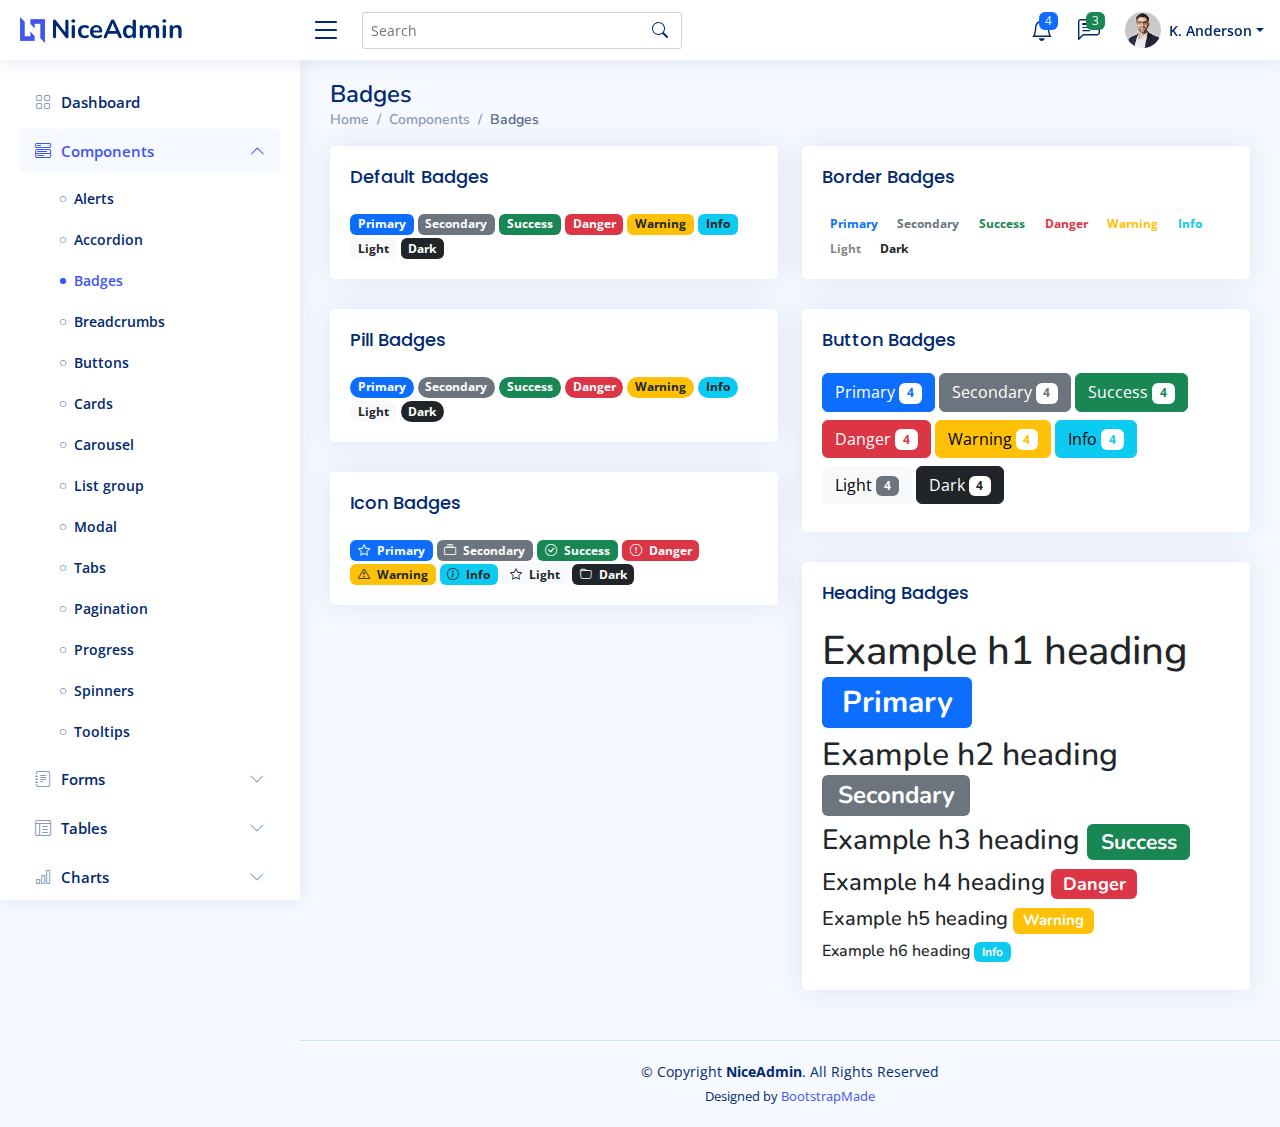
<file: adm/components-badges.html>
<!DOCTYPE html>
<html lang="en">

<head>
  <meta charset="utf-8">
  <meta content="width=device-width, initial-scale=1.0" name="viewport">

  <title>Components / Badges - NiceAdmin Bootstrap Template</title>
  <meta content="" name="description">
  <meta content="" name="keywords">

  <!-- Favicons -->
  <link href="assets/img/favicon.png" rel="icon">
  <link href="assets/img/apple-touch-icon.png" rel="apple-touch-icon">

  <!-- Google Fonts -->
  <link href="https://fonts.gstatic.com" rel="preconnect">
  <link href="https://fonts.googleapis.com/css?family=Open+Sans:300,300i,400,400i,600,600i,700,700i|Nunito:300,300i,400,400i,600,600i,700,700i|Poppins:300,300i,400,400i,500,500i,600,600i,700,700i" rel="stylesheet">

  <!-- Vendor CSS Files -->
  <link href="assets/vendor/bootstrap/css/bootstrap.min.css" rel="stylesheet">
  <link href="assets/vendor/bootstrap-icons/bootstrap-icons.css" rel="stylesheet">
  <link href="assets/vendor/boxicons/css/boxicons.min.css" rel="stylesheet">
  <link href="assets/vendor/quill/quill.snow.css" rel="stylesheet">
  <link href="assets/vendor/quill/quill.bubble.css" rel="stylesheet">
  <link href="assets/vendor/remixicon/remixicon.css" rel="stylesheet">
  <link href="assets/vendor/simple-datatables/style.css" rel="stylesheet">

  <!-- Template Main CSS File -->
  <link href="assets/css/style.css" rel="stylesheet">

  <!-- =======================================================
  * Template Name: NiceAdmin
  * Template URL: https://bootstrapmade.com/nice-admin-bootstrap-admin-html-template/
  * Updated: Apr 20 2024 with Bootstrap v5.3.3
  * Author: BootstrapMade.com
  * License: https://bootstrapmade.com/license/
  ======================================================== -->
</head>

<body>

  <!-- ======= Header ======= -->
  <header id="header" class="header fixed-top d-flex align-items-center">

    <div class="d-flex align-items-center justify-content-between">
      <a href="index.html" class="logo d-flex align-items-center">
        <img src="assets/img/logo.png" alt="">
        <span class="d-none d-lg-block">NiceAdmin</span>
      </a>
      <i class="bi bi-list toggle-sidebar-btn"></i>
    </div><!-- End Logo -->

    <div class="search-bar">
      <form class="search-form d-flex align-items-center" method="POST" action="#">
        <input type="text" name="query" placeholder="Search" title="Enter search keyword">
        <button type="submit" title="Search"><i class="bi bi-search"></i></button>
      </form>
    </div><!-- End Search Bar -->

    <nav class="header-nav ms-auto">
      <ul class="d-flex align-items-center">

        <li class="nav-item d-block d-lg-none">
          <a class="nav-link nav-icon search-bar-toggle " href="#">
            <i class="bi bi-search"></i>
          </a>
        </li><!-- End Search Icon-->

        <li class="nav-item dropdown">

          <a class="nav-link nav-icon" href="#" data-bs-toggle="dropdown">
            <i class="bi bi-bell"></i>
            <span class="badge bg-primary badge-number">4</span>
          </a><!-- End Notification Icon -->

          <ul class="dropdown-menu dropdown-menu-end dropdown-menu-arrow notifications">
            <li class="dropdown-header">
              You have 4 new notifications
              <a href="#"><span class="badge rounded-pill bg-primary p-2 ms-2">View all</span></a>
            </li>
            <li>
              <hr class="dropdown-divider">
            </li>

            <li class="notification-item">
              <i class="bi bi-exclamation-circle text-warning"></i>
              <div>
                <h4>Lorem Ipsum</h4>
                <p>Quae dolorem earum veritatis oditseno</p>
                <p>30 min. ago</p>
              </div>
            </li>

            <li>
              <hr class="dropdown-divider">
            </li>

            <li class="notification-item">
              <i class="bi bi-x-circle text-danger"></i>
              <div>
                <h4>Atque rerum nesciunt</h4>
                <p>Quae dolorem earum veritatis oditseno</p>
                <p>1 hr. ago</p>
              </div>
            </li>

            <li>
              <hr class="dropdown-divider">
            </li>

            <li class="notification-item">
              <i class="bi bi-check-circle text-success"></i>
              <div>
                <h4>Sit rerum fuga</h4>
                <p>Quae dolorem earum veritatis oditseno</p>
                <p>2 hrs. ago</p>
              </div>
            </li>

            <li>
              <hr class="dropdown-divider">
            </li>

            <li class="notification-item">
              <i class="bi bi-info-circle text-primary"></i>
              <div>
                <h4>Dicta reprehenderit</h4>
                <p>Quae dolorem earum veritatis oditseno</p>
                <p>4 hrs. ago</p>
              </div>
            </li>

            <li>
              <hr class="dropdown-divider">
            </li>
            <li class="dropdown-footer">
              <a href="#">Show all notifications</a>
            </li>

          </ul><!-- End Notification Dropdown Items -->

        </li><!-- End Notification Nav -->

        <li class="nav-item dropdown">

          <a class="nav-link nav-icon" href="#" data-bs-toggle="dropdown">
            <i class="bi bi-chat-left-text"></i>
            <span class="badge bg-success badge-number">3</span>
          </a><!-- End Messages Icon -->

          <ul class="dropdown-menu dropdown-menu-end dropdown-menu-arrow messages">
            <li class="dropdown-header">
              You have 3 new messages
              <a href="#"><span class="badge rounded-pill bg-primary p-2 ms-2">View all</span></a>
            </li>
            <li>
              <hr class="dropdown-divider">
            </li>

            <li class="message-item">
              <a href="#">
                <img src="assets/img/messages-1.jpg" alt="" class="rounded-circle">
                <div>
                  <h4>Maria Hudson</h4>
                  <p>Velit asperiores et ducimus soluta repudiandae labore officia est ut...</p>
                  <p>4 hrs. ago</p>
                </div>
              </a>
            </li>
            <li>
              <hr class="dropdown-divider">
            </li>

            <li class="message-item">
              <a href="#">
                <img src="assets/img/messages-2.jpg" alt="" class="rounded-circle">
                <div>
                  <h4>Anna Nelson</h4>
                  <p>Velit asperiores et ducimus soluta repudiandae labore officia est ut...</p>
                  <p>6 hrs. ago</p>
                </div>
              </a>
            </li>
            <li>
              <hr class="dropdown-divider">
            </li>

            <li class="message-item">
              <a href="#">
                <img src="assets/img/messages-3.jpg" alt="" class="rounded-circle">
                <div>
                  <h4>David Muldon</h4>
                  <p>Velit asperiores et ducimus soluta repudiandae labore officia est ut...</p>
                  <p>8 hrs. ago</p>
                </div>
              </a>
            </li>
            <li>
              <hr class="dropdown-divider">
            </li>

            <li class="dropdown-footer">
              <a href="#">Show all messages</a>
            </li>

          </ul><!-- End Messages Dropdown Items -->

        </li><!-- End Messages Nav -->

        <li class="nav-item dropdown pe-3">

          <a class="nav-link nav-profile d-flex align-items-center pe-0" href="#" data-bs-toggle="dropdown">
            <img src="assets/img/profile-img.jpg" alt="Profile" class="rounded-circle">
            <span class="d-none d-md-block dropdown-toggle ps-2">K. Anderson</span>
          </a><!-- End Profile Iamge Icon -->

          <ul class="dropdown-menu dropdown-menu-end dropdown-menu-arrow profile">
            <li class="dropdown-header">
              <h6>Kevin Anderson</h6>
              <span>Web Designer</span>
            </li>
            <li>
              <hr class="dropdown-divider">
            </li>

            <li>
              <a class="dropdown-item d-flex align-items-center" href="users-profile.html">
                <i class="bi bi-person"></i>
                <span>My Profile</span>
              </a>
            </li>
            <li>
              <hr class="dropdown-divider">
            </li>

            <li>
              <a class="dropdown-item d-flex align-items-center" href="users-profile.html">
                <i class="bi bi-gear"></i>
                <span>Account Settings</span>
              </a>
            </li>
            <li>
              <hr class="dropdown-divider">
            </li>

            <li>
              <a class="dropdown-item d-flex align-items-center" href="pages-faq.html">
                <i class="bi bi-question-circle"></i>
                <span>Need Help?</span>
              </a>
            </li>
            <li>
              <hr class="dropdown-divider">
            </li>

            <li>
              <a class="dropdown-item d-flex align-items-center" href="#">
                <i class="bi bi-box-arrow-right"></i>
                <span>Sign Out</span>
              </a>
            </li>

          </ul><!-- End Profile Dropdown Items -->
        </li><!-- End Profile Nav -->

      </ul>
    </nav><!-- End Icons Navigation -->

  </header><!-- End Header -->

  <!-- ======= Sidebar ======= -->
  <aside id="sidebar" class="sidebar">

    <ul class="sidebar-nav" id="sidebar-nav">

      <li class="nav-item">
        <a class="nav-link collapsed" href="index.html">
          <i class="bi bi-grid"></i>
          <span>Dashboard</span>
        </a>
      </li><!-- End Dashboard Nav -->

      <li class="nav-item">
        <a class="nav-link " data-bs-target="#components-nav" data-bs-toggle="collapse" href="#">
          <i class="bi bi-menu-button-wide"></i><span>Components</span><i class="bi bi-chevron-down ms-auto"></i>
        </a>
        <ul id="components-nav" class="nav-content collapse show" data-bs-parent="#sidebar-nav">
          <li>
            <a href="components-alerts.html">
              <i class="bi bi-circle"></i><span>Alerts</span>
            </a>
          </li>
          <li>
            <a href="components-accordion.html">
              <i class="bi bi-circle"></i><span>Accordion</span>
            </a>
          </li>
          <li>
            <a href="components-badges.html" class="active">
              <i class="bi bi-circle"></i><span>Badges</span>
            </a>
          </li>
          <li>
            <a href="components-breadcrumbs.html">
              <i class="bi bi-circle"></i><span>Breadcrumbs</span>
            </a>
          </li>
          <li>
            <a href="components-buttons.html">
              <i class="bi bi-circle"></i><span>Buttons</span>
            </a>
          </li>
          <li>
            <a href="components-cards.html">
              <i class="bi bi-circle"></i><span>Cards</span>
            </a>
          </li>
          <li>
            <a href="components-carousel.html">
              <i class="bi bi-circle"></i><span>Carousel</span>
            </a>
          </li>
          <li>
            <a href="components-list-group.html">
              <i class="bi bi-circle"></i><span>List group</span>
            </a>
          </li>
          <li>
            <a href="components-modal.html">
              <i class="bi bi-circle"></i><span>Modal</span>
            </a>
          </li>
          <li>
            <a href="components-tabs.html">
              <i class="bi bi-circle"></i><span>Tabs</span>
            </a>
          </li>
          <li>
            <a href="components-pagination.html">
              <i class="bi bi-circle"></i><span>Pagination</span>
            </a>
          </li>
          <li>
            <a href="components-progress.html">
              <i class="bi bi-circle"></i><span>Progress</span>
            </a>
          </li>
          <li>
            <a href="components-spinners.html">
              <i class="bi bi-circle"></i><span>Spinners</span>
            </a>
          </li>
          <li>
            <a href="components-tooltips.html">
              <i class="bi bi-circle"></i><span>Tooltips</span>
            </a>
          </li>
        </ul>
      </li><!-- End Components Nav -->

      <li class="nav-item">
        <a class="nav-link collapsed" data-bs-target="#forms-nav" data-bs-toggle="collapse" href="#">
          <i class="bi bi-journal-text"></i><span>Forms</span><i class="bi bi-chevron-down ms-auto"></i>
        </a>
        <ul id="forms-nav" class="nav-content collapse " data-bs-parent="#sidebar-nav">
          <li>
            <a href="forms-elements.html">
              <i class="bi bi-circle"></i><span>Form Elements</span>
            </a>
          </li>
          <li>
            <a href="forms-layouts.html">
              <i class="bi bi-circle"></i><span>Form Layouts</span>
            </a>
          </li>
          <li>
            <a href="forms-editors.html">
              <i class="bi bi-circle"></i><span>Form Editors</span>
            </a>
          </li>
          <li>
            <a href="forms-validation.html">
              <i class="bi bi-circle"></i><span>Form Validation</span>
            </a>
          </li>
        </ul>
      </li><!-- End Forms Nav -->

      <li class="nav-item">
        <a class="nav-link collapsed" data-bs-target="#tables-nav" data-bs-toggle="collapse" href="#">
          <i class="bi bi-layout-text-window-reverse"></i><span>Tables</span><i class="bi bi-chevron-down ms-auto"></i>
        </a>
        <ul id="tables-nav" class="nav-content collapse " data-bs-parent="#sidebar-nav">
          <li>
            <a href="tables-general.html">
              <i class="bi bi-circle"></i><span>General Tables</span>
            </a>
          </li>
          <li>
            <a href="tables-data.html">
              <i class="bi bi-circle"></i><span>Data Tables</span>
            </a>
          </li>
        </ul>
      </li><!-- End Tables Nav -->

      <li class="nav-item">
        <a class="nav-link collapsed" data-bs-target="#charts-nav" data-bs-toggle="collapse" href="#">
          <i class="bi bi-bar-chart"></i><span>Charts</span><i class="bi bi-chevron-down ms-auto"></i>
        </a>
        <ul id="charts-nav" class="nav-content collapse " data-bs-parent="#sidebar-nav">
          <li>
            <a href="charts-chartjs.html">
              <i class="bi bi-circle"></i><span>Chart.js</span>
            </a>
          </li>
          <li>
            <a href="charts-apexcharts.html">
              <i class="bi bi-circle"></i><span>ApexCharts</span>
            </a>
          </li>
          <li>
            <a href="charts-echarts.html">
              <i class="bi bi-circle"></i><span>ECharts</span>
            </a>
          </li>
        </ul>
      </li><!-- End Charts Nav -->

      <li class="nav-item">
        <a class="nav-link collapsed" data-bs-target="#icons-nav" data-bs-toggle="collapse" href="#">
          <i class="bi bi-gem"></i><span>Icons</span><i class="bi bi-chevron-down ms-auto"></i>
        </a>
        <ul id="icons-nav" class="nav-content collapse " data-bs-parent="#sidebar-nav">
          <li>
            <a href="icons-bootstrap.html">
              <i class="bi bi-circle"></i><span>Bootstrap Icons</span>
            </a>
          </li>
          <li>
            <a href="icons-remix.html">
              <i class="bi bi-circle"></i><span>Remix Icons</span>
            </a>
          </li>
          <li>
            <a href="icons-boxicons.html">
              <i class="bi bi-circle"></i><span>Boxicons</span>
            </a>
          </li>
        </ul>
      </li><!-- End Icons Nav -->

      <li class="nav-heading">Pages</li>

      <li class="nav-item">
        <a class="nav-link collapsed" href="users-profile.html">
          <i class="bi bi-person"></i>
          <span>Profile</span>
        </a>
      </li><!-- End Profile Page Nav -->

      <li class="nav-item">
        <a class="nav-link collapsed" href="pages-faq.html">
          <i class="bi bi-question-circle"></i>
          <span>F.A.Q</span>
        </a>
      </li><!-- End F.A.Q Page Nav -->

      <li class="nav-item">
        <a class="nav-link collapsed" href="pages-contact.html">
          <i class="bi bi-envelope"></i>
          <span>Contact</span>
        </a>
      </li><!-- End Contact Page Nav -->

      <li class="nav-item">
        <a class="nav-link collapsed" href="pages-register.html">
          <i class="bi bi-card-list"></i>
          <span>Register</span>
        </a>
      </li><!-- End Register Page Nav -->

      <li class="nav-item">
        <a class="nav-link collapsed" href="pages-login.html">
          <i class="bi bi-box-arrow-in-right"></i>
          <span>Login</span>
        </a>
      </li><!-- End Login Page Nav -->

      <li class="nav-item">
        <a class="nav-link collapsed" href="pages-error-404.html">
          <i class="bi bi-dash-circle"></i>
          <span>Error 404</span>
        </a>
      </li><!-- End Error 404 Page Nav -->

      <li class="nav-item">
        <a class="nav-link collapsed" href="pages-blank.html">
          <i class="bi bi-file-earmark"></i>
          <span>Blank</span>
        </a>
      </li><!-- End Blank Page Nav -->

    </ul>

  </aside><!-- End Sidebar-->

  <main id="main" class="main">

    <div class="pagetitle">
      <h1>Badges</h1>
      <nav>
        <ol class="breadcrumb">
          <li class="breadcrumb-item"><a href="index.html">Home</a></li>
          <li class="breadcrumb-item">Components</li>
          <li class="breadcrumb-item active">Badges</li>
        </ol>
      </nav>
    </div><!-- End Page Title -->

    <section class="section">
      <div class="row">

        <div class="col-lg-6">

          <div class="card">
            <div class="card-body">
              <h5 class="card-title">Default Badges</h5>

              <span class="badge bg-primary">Primary</span>
              <span class="badge bg-secondary">Secondary</span>
              <span class="badge bg-success">Success</span>
              <span class="badge bg-danger">Danger</span>
              <span class="badge bg-warning text-dark">Warning</span>
              <span class="badge bg-info text-dark">Info</span>
              <span class="badge bg-light text-dark">Light</span>
              <span class="badge bg-dark">Dark</span>
            </div>
          </div><!-- End Default Badges -->

          <div class="card">
            <div class="card-body">
              <h5 class="card-title">Pill Badges</h5>
              <span class="badge rounded-pill bg-primary">Primary</span>
              <span class="badge rounded-pill bg-secondary">Secondary</span>
              <span class="badge rounded-pill bg-success">Success</span>
              <span class="badge rounded-pill bg-danger">Danger</span>
              <span class="badge rounded-pill bg-warning text-dark">Warning</span>
              <span class="badge rounded-pill bg-info text-dark">Info</span>
              <span class="badge rounded-pill bg-light text-dark">Light</span>
              <span class="badge rounded-pill bg-dark">Dark</span>
            </div>
          </div><!-- End Pill Badges -->

          <div class="card">
            <div class="card-body">
              <h5 class="card-title">Icon Badges</h5>
              <span class="badge bg-primary"><i class="bi bi-star me-1"></i> Primary</span>
              <span class="badge bg-secondary"><i class="bi bi-collection me-1"></i> Secondary</span>
              <span class="badge bg-success"><i class="bi bi-check-circle me-1"></i> Success</span>
              <span class="badge bg-danger"><i class="bi bi-exclamation-octagon me-1"></i> Danger</span>
              <span class="badge bg-warning text-dark"><i class="bi bi-exclamation-triangle me-1"></i> Warning</span>
              <span class="badge bg-info text-dark"><i class="bi bi-info-circle me-1"></i> Info</span>
              <span class="badge bg-light text-dark"><i class="bi bi-star me-1"></i> Light</span>
              <span class="badge bg-dark"><i class="bi bi-folder me-1"></i> Dark</span>
            </div>
          </div><!-- End Icon Badges -->

        </div>

        <div class="col-lg-6">

          <div class="card">
            <div class="card-body">
              <h5 class="card-title">Border Badges</h5>
              <span class="badge border-primary border-1 text-primary">Primary</span>
              <span class="badge border-secondary border-1 text-secondary">Secondary</span>
              <span class="badge border-success border-1 text-success">Success</span>
              <span class="badge border-danger border-1 text-danger">Danger</span>
              <span class="badge border-warning border-1 text-warning">Warning</span>
              <span class="badge border-info border-1 text-info">Info</span>
              <span class="badge border-light border-1 text-black-50">Light</span>
              <span class="badge border-dark border-1 text-dark">Dark</span>
            </div>
          </div><!-- End Border Badges -->

          <div class="card">
            <div class="card-body">
              <h5 class="card-title">Button Badges</h5>

              <button type="button" class="btn btn-primary mb-2">
                Primary <span class="badge bg-white text-primary">4</span>
              </button>
              <button type="button" class="btn btn-secondary mb-2">
                Secondary <span class="badge bg-white text-secondary">4</span>
              </button>
              <button type="button" class="btn btn-success mb-2">
                Success <span class="badge bg-white text-success">4</span>
              </button>
              <button type="button" class="btn btn-danger mb-2">
                Danger <span class="badge bg-white text-danger">4</span>
              </button>
              <button type="button" class="btn btn-warning mb-2">
                Warning <span class="badge bg-white text-warning">4</span>
              </button>
              <button type="button" class="btn btn-info mb-2">
                Info <span class="badge bg-white text-info">4</span>
              </button>
              <button type="button" class="btn btn-light mb-2">
                Light <span class="badge bg-secondary text-light">4</span>
              </button>
              <button type="button" class="btn btn-dark mb-2">
                Dark <span class="badge bg-white text-dark">4</span>
              </button>
            </div>
          </div><!-- End Button Badges -->

          <div class="card">
            <div class="card-body">
              <h5 class="card-title">Heading Badges</h5>

              <h1>Example h1 heading <span class="badge bg-primary">Primary</span></h1>
              <h2>Example h2 heading <span class="badge bg-secondary">Secondary</span></h2>
              <h3>Example h3 heading <span class="badge bg-success">Success</span></h3>
              <h4>Example h4 heading <span class="badge bg-danger">Danger</span></h4>
              <h5>Example h5 heading <span class="badge bg-warning">Warning</span></h5>
              <h6>Example h6 heading <span class="badge bg-info">Info</span></h6>
            </div>
          </div><!-- End Heading Badges -->

        </div>

      </div>
    </section>

  </main><!-- End #main -->

  <!-- ======= Footer ======= -->
  <footer id="footer" class="footer">
    <div class="copyright">
      &copy; Copyright <strong><span>NiceAdmin</span></strong>. All Rights Reserved
    </div>
    <div class="credits">
      <!-- All the links in the footer should remain intact. -->
      <!-- You can delete the links only if you purchased the pro version. -->
      <!-- Licensing information: https://bootstrapmade.com/license/ -->
      <!-- Purchase the pro version with working PHP/AJAX contact form: https://bootstrapmade.com/nice-admin-bootstrap-admin-html-template/ -->
      Designed by <a href="https://bootstrapmade.com/">BootstrapMade</a>
    </div>
  </footer><!-- End Footer -->

  <a href="#" class="back-to-top d-flex align-items-center justify-content-center"><i class="bi bi-arrow-up-short"></i></a>

  <!-- Vendor JS Files -->
  <script src="assets/vendor/apexcharts/apexcharts.min.js"></script>
  <script src="assets/vendor/bootstrap/js/bootstrap.bundle.min.js"></script>
  <script src="assets/vendor/chart.js/chart.umd.js"></script>
  <script src="assets/vendor/echarts/echarts.min.js"></script>
  <script src="assets/vendor/quill/quill.js"></script>
  <script src="assets/vendor/simple-datatables/simple-datatables.js"></script>
  <script src="assets/vendor/tinymce/tinymce.min.js"></script>
  <script src="assets/vendor/php-email-form/validate.js"></script>

  <!-- Template Main JS File -->
  <script src="assets/js/main.js"></script>

</body>

</html>
</file>
<file: adm/assets/vendor/quill/quill.snow.css>
/*!
 * Quill Editor v2.0.2
 * https://quilljs.com
 * Copyright (c) 2017-2024, Slab
 * Copyright (c) 2014, Jason Chen
 * Copyright (c) 2013, salesforce.com
 */
.ql-container{box-sizing:border-box;font-family:Helvetica,Arial,sans-serif;font-size:13px;height:100%;margin:0;position:relative}.ql-container.ql-disabled .ql-tooltip{visibility:hidden}.ql-container:not(.ql-disabled) li[data-list=checked] > .ql-ui,.ql-container:not(.ql-disabled) li[data-list=unchecked] > .ql-ui{cursor:pointer}.ql-clipboard{left:-100000px;height:1px;overflow-y:hidden;position:absolute;top:50%}.ql-clipboard p{margin:0;padding:0}.ql-editor{box-sizing:border-box;counter-reset:list-0 list-1 list-2 list-3 list-4 list-5 list-6 list-7 list-8 list-9;line-height:1.42;height:100%;outline:none;overflow-y:auto;padding:12px 15px;tab-size:4;-moz-tab-size:4;text-align:left;white-space:pre-wrap;word-wrap:break-word}.ql-editor > *{cursor:text}.ql-editor p,.ql-editor ol,.ql-editor pre,.ql-editor blockquote,.ql-editor h1,.ql-editor h2,.ql-editor h3,.ql-editor h4,.ql-editor h5,.ql-editor h6{margin:0;padding:0}@supports (counter-set:none){.ql-editor p,.ql-editor h1,.ql-editor h2,.ql-editor h3,.ql-editor h4,.ql-editor h5,.ql-editor h6{counter-set:list-0 list-1 list-2 list-3 list-4 list-5 list-6 list-7 list-8 list-9}}@supports not (counter-set:none){.ql-editor p,.ql-editor h1,.ql-editor h2,.ql-editor h3,.ql-editor h4,.ql-editor h5,.ql-editor h6{counter-reset:list-0 list-1 list-2 list-3 list-4 list-5 list-6 list-7 list-8 list-9}}.ql-editor table{border-collapse:collapse}.ql-editor td{border:1px solid #000;padding:2px 5px}.ql-editor ol{padding-left:1.5em}.ql-editor li{list-style-type:none;padding-left:1.5em;position:relative}.ql-editor li > .ql-ui:before{display:inline-block;margin-left:-1.5em;margin-right:.3em;text-align:right;white-space:nowrap;width:1.2em}.ql-editor li[data-list=checked] > .ql-ui,.ql-editor li[data-list=unchecked] > .ql-ui{color:#777}.ql-editor li[data-list=bullet] > .ql-ui:before{content:'\2022'}.ql-editor li[data-list=checked] > .ql-ui:before{content:'\2611'}.ql-editor li[data-list=unchecked] > .ql-ui:before{content:'\2610'}@supports (counter-set:none){.ql-editor li[data-list]{counter-set:list-1 list-2 list-3 list-4 list-5 list-6 list-7 list-8 list-9}}@supports not (counter-set:none){.ql-editor li[data-list]{counter-reset:list-1 list-2 list-3 list-4 list-5 list-6 list-7 list-8 list-9}}.ql-editor li[data-list=ordered]{counter-increment:list-0}.ql-editor li[data-list=ordered] > .ql-ui:before{content:counter(list-0, decimal) '. '}.ql-editor li[data-list=ordered].ql-indent-1{counter-increment:list-1}.ql-editor li[data-list=ordered].ql-indent-1 > .ql-ui:before{content:counter(list-1, lower-alpha) '. '}@supports (counter-set:none){.ql-editor li[data-list].ql-indent-1{counter-set:list-2 list-3 list-4 list-5 list-6 list-7 list-8 list-9}}@supports not (counter-set:none){.ql-editor li[data-list].ql-indent-1{counter-reset:list-2 list-3 list-4 list-5 list-6 list-7 list-8 list-9}}.ql-editor li[data-list=ordered].ql-indent-2{counter-increment:list-2}.ql-editor li[data-list=ordered].ql-indent-2 > .ql-ui:before{content:counter(list-2, lower-roman) '. '}@supports (counter-set:none){.ql-editor li[data-list].ql-indent-2{counter-set:list-3 list-4 list-5 list-6 list-7 list-8 list-9}}@supports not (counter-set:none){.ql-editor li[data-list].ql-indent-2{counter-reset:list-3 list-4 list-5 list-6 list-7 list-8 list-9}}.ql-editor li[data-list=ordered].ql-indent-3{counter-increment:list-3}.ql-editor li[data-list=ordered].ql-indent-3 > .ql-ui:before{content:counter(list-3, decimal) '. '}@supports (counter-set:none){.ql-editor li[data-list].ql-indent-3{counter-set:list-4 list-5 list-6 list-7 list-8 list-9}}@supports not (counter-set:none){.ql-editor li[data-list].ql-indent-3{counter-reset:list-4 list-5 list-6 list-7 list-8 list-9}}.ql-editor li[data-list=ordered].ql-indent-4{counter-increment:list-4}.ql-editor li[data-list=ordered].ql-indent-4 > .ql-ui:before{content:counter(list-4, lower-alpha) '. '}@supports (counter-set:none){.ql-editor li[data-list].ql-indent-4{counter-set:list-5 list-6 list-7 list-8 list-9}}@supports not (counter-set:none){.ql-editor li[data-list].ql-indent-4{counter-reset:list-5 list-6 list-7 list-8 list-9}}.ql-editor li[data-list=ordered].ql-indent-5{counter-increment:list-5}.ql-editor li[data-list=ordered].ql-indent-5 > .ql-ui:before{content:counter(list-5, lower-roman) '. '}@supports (counter-set:none){.ql-editor li[data-list].ql-indent-5{counter-set:list-6 list-7 list-8 list-9}}@supports not (counter-set:none){.ql-editor li[data-list].ql-indent-5{counter-reset:list-6 list-7 list-8 list-9}}.ql-editor li[data-list=ordered].ql-indent-6{counter-increment:list-6}.ql-editor li[data-list=ordered].ql-indent-6 > .ql-ui:before{content:counter(list-6, decimal) '. '}@supports (counter-set:none){.ql-editor li[data-list].ql-indent-6{counter-set:list-7 list-8 list-9}}@supports not (counter-set:none){.ql-editor li[data-list].ql-indent-6{counter-reset:list-7 list-8 list-9}}.ql-editor li[data-list=ordered].ql-indent-7{counter-increment:list-7}.ql-editor li[data-list=ordered].ql-indent-7 > .ql-ui:before{content:counter(list-7, lower-alpha) '. '}@supports (counter-set:none){.ql-editor li[data-list].ql-indent-7{counter-set:list-8 list-9}}@supports not (counter-set:none){.ql-editor li[data-list].ql-indent-7{counter-reset:list-8 list-9}}.ql-editor li[data-list=ordered].ql-indent-8{counter-increment:list-8}.ql-editor li[data-list=ordered].ql-indent-8 > .ql-ui:before{content:counter(list-8, lower-roman) '. '}@supports (counter-set:none){.ql-editor li[data-list].ql-indent-8{counter-set:list-9}}@supports not (counter-set:none){.ql-editor li[data-list].ql-indent-8{counter-reset:list-9}}.ql-editor li[data-list=ordered].ql-indent-9{counter-increment:list-9}.ql-editor li[data-list=ordered].ql-indent-9 > .ql-ui:before{content:counter(list-9, decimal) '. '}.ql-editor .ql-indent-1:not(.ql-direction-rtl){padding-left:3em}.ql-editor li.ql-indent-1:not(.ql-direction-rtl){padding-left:4.5em}.ql-editor .ql-indent-1.ql-direction-rtl.ql-align-right{padding-right:3em}.ql-editor li.ql-indent-1.ql-direction-rtl.ql-align-right{padding-right:4.5em}.ql-editor .ql-indent-2:not(.ql-direction-rtl){padding-left:6em}.ql-editor li.ql-indent-2:not(.ql-direction-rtl){padding-left:7.5em}.ql-editor .ql-indent-2.ql-direction-rtl.ql-align-right{padding-right:6em}.ql-editor li.ql-indent-2.ql-direction-rtl.ql-align-right{padding-right:7.5em}.ql-editor .ql-indent-3:not(.ql-direction-rtl){padding-left:9em}.ql-editor li.ql-indent-3:not(.ql-direction-rtl){padding-left:10.5em}.ql-editor .ql-indent-3.ql-direction-rtl.ql-align-right{padding-right:9em}.ql-editor li.ql-indent-3.ql-direction-rtl.ql-align-right{padding-right:10.5em}.ql-editor .ql-indent-4:not(.ql-direction-rtl){padding-left:12em}.ql-editor li.ql-indent-4:not(.ql-direction-rtl){padding-left:13.5em}.ql-editor .ql-indent-4.ql-direction-rtl.ql-align-right{padding-right:12em}.ql-editor li.ql-indent-4.ql-direction-rtl.ql-align-right{padding-right:13.5em}.ql-editor .ql-indent-5:not(.ql-direction-rtl){padding-left:15em}.ql-editor li.ql-indent-5:not(.ql-direction-rtl){padding-left:16.5em}.ql-editor .ql-indent-5.ql-direction-rtl.ql-align-right{padding-right:15em}.ql-editor li.ql-indent-5.ql-direction-rtl.ql-align-right{padding-right:16.5em}.ql-editor .ql-indent-6:not(.ql-direction-rtl){padding-left:18em}.ql-editor li.ql-indent-6:not(.ql-direction-rtl){padding-left:19.5em}.ql-editor .ql-indent-6.ql-direction-rtl.ql-align-right{padding-right:18em}.ql-editor li.ql-indent-6.ql-direction-rtl.ql-align-right{padding-right:19.5em}.ql-editor .ql-indent-7:not(.ql-direction-rtl){padding-left:21em}.ql-editor li.ql-indent-7:not(.ql-direction-rtl){padding-left:22.5em}.ql-editor .ql-indent-7.ql-direction-rtl.ql-align-right{padding-right:21em}.ql-editor li.ql-indent-7.ql-direction-rtl.ql-align-right{padding-right:22.5em}.ql-editor .ql-indent-8:not(.ql-direction-rtl){padding-left:24em}.ql-editor li.ql-indent-8:not(.ql-direction-rtl){padding-left:25.5em}.ql-editor .ql-indent-8.ql-direction-rtl.ql-align-right{padding-right:24em}.ql-editor li.ql-indent-8.ql-direction-rtl.ql-align-right{padding-right:25.5em}.ql-editor .ql-indent-9:not(.ql-direction-rtl){padding-left:27em}.ql-editor li.ql-indent-9:not(.ql-direction-rtl){padding-left:28.5em}.ql-editor .ql-indent-9.ql-direction-rtl.ql-align-right{padding-right:27em}.ql-editor li.ql-indent-9.ql-direction-rtl.ql-align-right{padding-right:28.5em}.ql-editor li.ql-direction-rtl{padding-right:1.5em}.ql-editor li.ql-direction-rtl > .ql-ui:before{margin-left:.3em;margin-right:-1.5em;text-align:left}.ql-editor table{table-layout:fixed;width:100%}.ql-editor table td{outline:none}.ql-editor .ql-code-block-container{font-family:monospace}.ql-editor .ql-video{display:block;max-width:100%}.ql-editor .ql-video.ql-align-center{margin:0 auto}.ql-editor .ql-video.ql-align-right{margin:0 0 0 auto}.ql-editor .ql-bg-black{background-color:#000}.ql-editor .ql-bg-red{background-color:#e60000}.ql-editor .ql-bg-orange{background-color:#f90}.ql-editor .ql-bg-yellow{background-color:#ff0}.ql-editor .ql-bg-green{background-color:#008a00}.ql-editor .ql-bg-blue{background-color:#06c}.ql-editor .ql-bg-purple{background-color:#93f}.ql-editor .ql-color-white{color:#fff}.ql-editor .ql-color-red{color:#e60000}.ql-editor .ql-color-orange{color:#f90}.ql-editor .ql-color-yellow{color:#ff0}.ql-editor .ql-color-green{color:#008a00}.ql-editor .ql-color-blue{color:#06c}.ql-editor .ql-color-purple{color:#93f}.ql-editor .ql-font-serif{font-family:Georgia,Times New Roman,serif}.ql-editor .ql-font-monospace{font-family:Monaco,Courier New,monospace}.ql-editor .ql-size-small{font-size:.75em}.ql-editor .ql-size-large{font-size:1.5em}.ql-editor .ql-size-huge{font-size:2.5em}.ql-editor .ql-direction-rtl{direction:rtl;text-align:inherit}.ql-editor .ql-align-center{text-align:center}.ql-editor .ql-align-justify{text-align:justify}.ql-editor .ql-align-right{text-align:right}.ql-editor .ql-ui{position:absolute}.ql-editor.ql-blank::before{color:rgba(0,0,0,0.6);content:attr(data-placeholder);font-style:italic;left:15px;pointer-events:none;position:absolute;right:15px}.ql-snow.ql-toolbar:after,.ql-snow .ql-toolbar:after{clear:both;content:'';display:table}.ql-snow.ql-toolbar button,.ql-snow .ql-toolbar button{background:none;border:none;cursor:pointer;display:inline-block;float:left;height:24px;padding:3px 5px;width:28px}.ql-snow.ql-toolbar button svg,.ql-snow .ql-toolbar button svg{float:left;height:100%}.ql-snow.ql-toolbar button:active:hover,.ql-snow .ql-toolbar button:active:hover{outline:none}.ql-snow.ql-toolbar input.ql-image[type=file],.ql-snow .ql-toolbar input.ql-image[type=file]{display:none}.ql-snow.ql-toolbar button:hover,.ql-snow .ql-toolbar button:hover,.ql-snow.ql-toolbar button:focus,.ql-snow .ql-toolbar button:focus,.ql-snow.ql-toolbar button.ql-active,.ql-snow .ql-toolbar button.ql-active,.ql-snow.ql-toolbar .ql-picker-label:hover,.ql-snow .ql-toolbar .ql-picker-label:hover,.ql-snow.ql-toolbar .ql-picker-label.ql-active,.ql-snow .ql-toolbar .ql-picker-label.ql-active,.ql-snow.ql-toolbar .ql-picker-item:hover,.ql-snow .ql-toolbar .ql-picker-item:hover,.ql-snow.ql-toolbar .ql-picker-item.ql-selected,.ql-snow .ql-toolbar .ql-picker-item.ql-selected{color:#06c}.ql-snow.ql-toolbar button:hover .ql-fill,.ql-snow .ql-toolbar button:hover .ql-fill,.ql-snow.ql-toolbar button:focus .ql-fill,.ql-snow .ql-toolbar button:focus .ql-fill,.ql-snow.ql-toolbar button.ql-active .ql-fill,.ql-snow .ql-toolbar button.ql-active .ql-fill,.ql-snow.ql-toolbar .ql-picker-label:hover .ql-fill,.ql-snow .ql-toolbar .ql-picker-label:hover .ql-fill,.ql-snow.ql-toolbar .ql-picker-label.ql-active .ql-fill,.ql-snow .ql-toolbar .ql-picker-label.ql-active .ql-fill,.ql-snow.ql-toolbar .ql-picker-item:hover .ql-fill,.ql-snow .ql-toolbar .ql-picker-item:hover .ql-fill,.ql-snow.ql-toolbar .ql-picker-item.ql-selected .ql-fill,.ql-snow .ql-toolbar .ql-picker-item.ql-selected .ql-fill,.ql-snow.ql-toolbar button:hover .ql-stroke.ql-fill,.ql-snow .ql-toolbar button:hover .ql-stroke.ql-fill,.ql-snow.ql-toolbar button:focus .ql-stroke.ql-fill,.ql-snow .ql-toolbar button:focus .ql-stroke.ql-fill,.ql-snow.ql-toolbar button.ql-active .ql-stroke.ql-fill,.ql-snow .ql-toolbar button.ql-active .ql-stroke.ql-fill,.ql-snow.ql-toolbar .ql-picker-label:hover .ql-stroke.ql-fill,.ql-snow .ql-toolbar .ql-picker-label:hover .ql-stroke.ql-fill,.ql-snow.ql-toolbar .ql-picker-label.ql-active .ql-stroke.ql-fill,.ql-snow .ql-toolbar .ql-picker-label.ql-active .ql-stroke.ql-fill,.ql-snow.ql-toolbar .ql-picker-item:hover .ql-stroke.ql-fill,.ql-snow .ql-toolbar .ql-picker-item:hover .ql-stroke.ql-fill,.ql-snow.ql-toolbar .ql-picker-item.ql-selected .ql-stroke.ql-fill,.ql-snow .ql-toolbar .ql-picker-item.ql-selected .ql-stroke.ql-fill{fill:#06c}.ql-snow.ql-toolbar button:hover .ql-stroke,.ql-snow .ql-toolbar button:hover .ql-stroke,.ql-snow.ql-toolbar button:focus .ql-stroke,.ql-snow .ql-toolbar button:focus .ql-stroke,.ql-snow.ql-toolbar button.ql-active .ql-stroke,.ql-snow .ql-toolbar button.ql-active .ql-stroke,.ql-snow.ql-toolbar .ql-picker-label:hover .ql-stroke,.ql-snow .ql-toolbar .ql-picker-label:hover .ql-stroke,.ql-snow.ql-toolbar .ql-picker-label.ql-active .ql-stroke,.ql-snow .ql-toolbar .ql-picker-label.ql-active .ql-stroke,.ql-snow.ql-toolbar .ql-picker-item:hover .ql-stroke,.ql-snow .ql-toolbar .ql-picker-item:hover .ql-stroke,.ql-snow.ql-toolbar .ql-picker-item.ql-selected .ql-stroke,.ql-snow .ql-toolbar .ql-picker-item.ql-selected .ql-stroke,.ql-snow.ql-toolbar button:hover .ql-stroke-miter,.ql-snow .ql-toolbar button:hover .ql-stroke-miter,.ql-snow.ql-toolbar button:focus .ql-stroke-miter,.ql-snow .ql-toolbar button:focus .ql-stroke-miter,.ql-snow.ql-toolbar button.ql-active .ql-stroke-miter,.ql-snow .ql-toolbar button.ql-active .ql-stroke-miter,.ql-snow.ql-toolbar .ql-picker-label:hover .ql-stroke-miter,.ql-snow .ql-toolbar .ql-picker-label:hover .ql-stroke-miter,.ql-snow.ql-toolbar .ql-picker-label.ql-active .ql-stroke-miter,.ql-snow .ql-toolbar .ql-picker-label.ql-active .ql-stroke-miter,.ql-snow.ql-toolbar .ql-picker-item:hover .ql-stroke-miter,.ql-snow .ql-toolbar .ql-picker-item:hover .ql-stroke-miter,.ql-snow.ql-toolbar .ql-picker-item.ql-selected .ql-stroke-miter,.ql-snow .ql-toolbar .ql-picker-item.ql-selected .ql-stroke-miter{stroke:#06c}@media (pointer:coarse){.ql-snow.ql-toolbar button:hover:not(.ql-active),.ql-snow .ql-toolbar button:hover:not(.ql-active){color:#444}.ql-snow.ql-toolbar button:hover:not(.ql-active) .ql-fill,.ql-snow .ql-toolbar button:hover:not(.ql-active) .ql-fill,.ql-snow.ql-toolbar button:hover:not(.ql-active) .ql-stroke.ql-fill,.ql-snow .ql-toolbar button:hover:not(.ql-active) .ql-stroke.ql-fill{fill:#444}.ql-snow.ql-toolbar button:hover:not(.ql-active) .ql-stroke,.ql-snow .ql-toolbar button:hover:not(.ql-active) .ql-stroke,.ql-snow.ql-toolbar button:hover:not(.ql-active) .ql-stroke-miter,.ql-snow .ql-toolbar button:hover:not(.ql-active) .ql-stroke-miter{stroke:#444}}.ql-snow{box-sizing:border-box}.ql-snow *{box-sizing:border-box}.ql-snow .ql-hidden{display:none}.ql-snow .ql-out-bottom,.ql-snow .ql-out-top{visibility:hidden}.ql-snow .ql-tooltip{position:absolute;transform:translateY(10px)}.ql-snow .ql-tooltip a{cursor:pointer;text-decoration:none}.ql-snow .ql-tooltip.ql-flip{transform:translateY(-10px)}.ql-snow .ql-formats{display:inline-block;vertical-align:middle}.ql-snow .ql-formats:after{clear:both;content:'';display:table}.ql-snow .ql-stroke{fill:none;stroke:#444;stroke-linecap:round;stroke-linejoin:round;stroke-width:2}.ql-snow .ql-stroke-miter{fill:none;stroke:#444;stroke-miterlimit:10;stroke-width:2}.ql-snow .ql-fill,.ql-snow .ql-stroke.ql-fill{fill:#444}.ql-snow .ql-empty{fill:none}.ql-snow .ql-even{fill-rule:evenodd}.ql-snow .ql-thin,.ql-snow .ql-stroke.ql-thin{stroke-width:1}.ql-snow .ql-transparent{opacity:.4}.ql-snow .ql-direction svg:last-child{display:none}.ql-snow .ql-direction.ql-active svg:last-child{display:inline}.ql-snow .ql-direction.ql-active svg:first-child{display:none}.ql-snow .ql-editor h1{font-size:2em}.ql-snow .ql-editor h2{font-size:1.5em}.ql-snow .ql-editor h3{font-size:1.17em}.ql-snow .ql-editor h4{font-size:1em}.ql-snow .ql-editor h5{font-size:.83em}.ql-snow .ql-editor h6{font-size:.67em}.ql-snow .ql-editor a{text-decoration:underline}.ql-snow .ql-editor blockquote{border-left:4px solid #ccc;margin-bottom:5px;margin-top:5px;padding-left:16px}.ql-snow .ql-editor code,.ql-snow .ql-editor .ql-code-block-container{background-color:#f0f0f0;border-radius:3px}.ql-snow .ql-editor .ql-code-block-container{margin-bottom:5px;margin-top:5px;padding:5px 10px}.ql-snow .ql-editor code{font-size:85%;padding:2px 4px}.ql-snow .ql-editor .ql-code-block-container{background-color:#23241f;color:#f8f8f2;overflow:visible}.ql-snow .ql-editor img{max-width:100%}.ql-snow .ql-picker{color:#444;display:inline-block;float:left;font-size:14px;font-weight:500;height:24px;position:relative;vertical-align:middle}.ql-snow .ql-picker-label{cursor:pointer;display:inline-block;height:100%;padding-left:8px;padding-right:2px;position:relative;width:100%}.ql-snow .ql-picker-label::before{display:inline-block;line-height:22px}.ql-snow .ql-picker-options{background-color:#fff;display:none;min-width:100%;padding:4px 8px;position:absolute;white-space:nowrap}.ql-snow .ql-picker-options .ql-picker-item{cursor:pointer;display:block;padding-bottom:5px;padding-top:5px}.ql-snow .ql-picker.ql-expanded .ql-picker-label{color:#ccc;z-index:2}.ql-snow .ql-picker.ql-expanded .ql-picker-label .ql-fill{fill:#ccc}.ql-snow .ql-picker.ql-expanded .ql-picker-label .ql-stroke{stroke:#ccc}.ql-snow .ql-picker.ql-expanded .ql-picker-options{display:block;margin-top:-1px;top:100%;z-index:1}.ql-snow .ql-color-picker,.ql-snow .ql-icon-picker{width:28px}.ql-snow .ql-color-picker .ql-picker-label,.ql-snow .ql-icon-picker .ql-picker-label{padding:2px 4px}.ql-snow .ql-color-picker .ql-picker-label svg,.ql-snow .ql-icon-picker .ql-picker-label svg{right:4px}.ql-snow .ql-icon-picker .ql-picker-options{padding:4px 0}.ql-snow .ql-icon-picker .ql-picker-item{height:24px;width:24px;padding:2px 4px}.ql-snow .ql-color-picker .ql-picker-options{padding:3px 5px;width:152px}.ql-snow .ql-color-picker .ql-picker-item{border:1px solid transparent;float:left;height:16px;margin:2px;padding:0;width:16px}.ql-snow .ql-picker:not(.ql-color-picker):not(.ql-icon-picker) svg{position:absolute;margin-top:-9px;right:0;top:50%;width:18px}.ql-snow .ql-picker.ql-header .ql-picker-label[data-label]:not([data-label=''])::before,.ql-snow .ql-picker.ql-font .ql-picker-label[data-label]:not([data-label=''])::before,.ql-snow .ql-picker.ql-size .ql-picker-label[data-label]:not([data-label=''])::before,.ql-snow .ql-picker.ql-header .ql-picker-item[data-label]:not([data-label=''])::before,.ql-snow .ql-picker.ql-font .ql-picker-item[data-label]:not([data-label=''])::before,.ql-snow .ql-picker.ql-size .ql-picker-item[data-label]:not([data-label=''])::before{content:attr(data-label)}.ql-snow .ql-picker.ql-header{width:98px}.ql-snow .ql-picker.ql-header .ql-picker-label::before,.ql-snow .ql-picker.ql-header .ql-picker-item::before{content:'Normal'}.ql-snow .ql-picker.ql-header .ql-picker-label[data-value="1"]::before,.ql-snow .ql-picker.ql-header .ql-picker-item[data-value="1"]::before{content:'Heading 1'}.ql-snow .ql-picker.ql-header .ql-picker-label[data-value="2"]::before,.ql-snow .ql-picker.ql-header .ql-picker-item[data-value="2"]::before{content:'Heading 2'}.ql-snow .ql-picker.ql-header .ql-picker-label[data-value="3"]::before,.ql-snow .ql-picker.ql-header .ql-picker-item[data-value="3"]::before{content:'Heading 3'}.ql-snow .ql-picker.ql-header .ql-picker-label[data-value="4"]::before,.ql-snow .ql-picker.ql-header .ql-picker-item[data-value="4"]::before{content:'Heading 4'}.ql-snow .ql-picker.ql-header .ql-picker-label[data-value="5"]::before,.ql-snow .ql-picker.ql-header .ql-picker-item[data-value="5"]::before{content:'Heading 5'}.ql-snow .ql-picker.ql-header .ql-picker-label[data-value="6"]::before,.ql-snow .ql-picker.ql-header .ql-picker-item[data-value="6"]::before{content:'Heading 6'}.ql-snow .ql-picker.ql-header .ql-picker-item[data-value="1"]::before{font-size:2em}.ql-snow .ql-picker.ql-header .ql-picker-item[data-value="2"]::before{font-size:1.5em}.ql-snow .ql-picker.ql-header .ql-picker-item[data-value="3"]::before{font-size:1.17em}.ql-snow .ql-picker.ql-header .ql-picker-item[data-value="4"]::before{font-size:1em}.ql-snow .ql-picker.ql-header .ql-picker-item[data-value="5"]::before{font-size:.83em}.ql-snow .ql-picker.ql-header .ql-picker-item[data-value="6"]::before{font-size:.67em}.ql-snow .ql-picker.ql-font{width:108px}.ql-snow .ql-picker.ql-font .ql-picker-label::before,.ql-snow .ql-picker.ql-font .ql-picker-item::before{content:'Sans Serif'}.ql-snow .ql-picker.ql-font .ql-picker-label[data-value=serif]::before,.ql-snow .ql-picker.ql-font .ql-picker-item[data-value=serif]::before{content:'Serif'}.ql-snow .ql-picker.ql-font .ql-picker-label[data-value=monospace]::before,.ql-snow .ql-picker.ql-font .ql-picker-item[data-value=monospace]::before{content:'Monospace'}.ql-snow .ql-picker.ql-font .ql-picker-item[data-value=serif]::before{font-family:Georgia,Times New Roman,serif}.ql-snow .ql-picker.ql-font .ql-picker-item[data-value=monospace]::before{font-family:Monaco,Courier New,monospace}.ql-snow .ql-picker.ql-size{width:98px}.ql-snow .ql-picker.ql-size .ql-picker-label::before,.ql-snow .ql-picker.ql-size .ql-picker-item::before{content:'Normal'}.ql-snow .ql-picker.ql-size .ql-picker-label[data-value=small]::before,.ql-snow .ql-picker.ql-size .ql-picker-item[data-value=small]::before{content:'Small'}.ql-snow .ql-picker.ql-size .ql-picker-label[data-value=large]::before,.ql-snow .ql-picker.ql-size .ql-picker-item[data-value=large]::before{content:'Large'}.ql-snow .ql-picker.ql-size .ql-picker-label[data-value=huge]::before,.ql-snow .ql-picker.ql-size .ql-picker-item[data-value=huge]::before{content:'Huge'}.ql-snow .ql-picker.ql-size .ql-picker-item[data-value=small]::before{font-size:10px}.ql-snow .ql-picker.ql-size .ql-picker-item[data-value=large]::before{font-size:18px}.ql-snow .ql-picker.ql-size .ql-picker-item[data-value=huge]::before{font-size:32px}.ql-snow .ql-color-picker.ql-background .ql-picker-item{background-color:#fff}.ql-snow .ql-color-picker.ql-color .ql-picker-item{background-color:#000}.ql-code-block-container{position:relative}.ql-code-block-container .ql-ui{right:5px;top:5px}.ql-toolbar.ql-snow{border:1px solid #ccc;box-sizing:border-box;font-family:'Helvetica Neue','Helvetica','Arial',sans-serif;padding:8px}.ql-toolbar.ql-snow .ql-formats{margin-right:15px}.ql-toolbar.ql-snow .ql-picker-label{border:1px solid transparent}.ql-toolbar.ql-snow .ql-picker-options{border:1px solid transparent;box-shadow:rgba(0,0,0,0.2) 0 2px 8px}.ql-toolbar.ql-snow .ql-picker.ql-expanded .ql-picker-label{border-color:#ccc}.ql-toolbar.ql-snow .ql-picker.ql-expanded .ql-picker-options{border-color:#ccc}.ql-toolbar.ql-snow .ql-color-picker .ql-picker-item.ql-selected,.ql-toolbar.ql-snow .ql-color-picker .ql-picker-item:hover{border-color:#000}.ql-toolbar.ql-snow + .ql-container.ql-snow{border-top:0}.ql-snow .ql-tooltip{background-color:#fff;border:1px solid #ccc;box-shadow:0 0 5px #ddd;color:#444;padding:5px 12px;white-space:nowrap}.ql-snow .ql-tooltip::before{content:"Visit URL:";line-height:26px;margin-right:8px}.ql-snow .ql-tooltip input[type=text]{display:none;border:1px solid #ccc;font-size:13px;height:26px;margin:0;padding:3px 5px;width:170px}.ql-snow .ql-tooltip a.ql-preview{display:inline-block;max-width:200px;overflow-x:hidden;text-overflow:ellipsis;vertical-align:top}.ql-snow .ql-tooltip a.ql-action::after{border-right:1px solid #ccc;content:'Edit';margin-left:16px;padding-right:8px}.ql-snow .ql-tooltip a.ql-remove::before{content:'Remove';margin-left:8px}.ql-snow .ql-tooltip a{line-height:26px}.ql-snow .ql-tooltip.ql-editing a.ql-preview,.ql-snow .ql-tooltip.ql-editing a.ql-remove{display:none}.ql-snow .ql-tooltip.ql-editing input[type=text]{display:inline-block}.ql-snow .ql-tooltip.ql-editing a.ql-action::after{border-right:0;content:'Save';padding-right:0}.ql-snow .ql-tooltip[data-mode=link]::before{content:"Enter link:"}.ql-snow .ql-tooltip[data-mode=formula]::before{content:"Enter formula:"}.ql-snow .ql-tooltip[data-mode=video]::before{content:"Enter video:"}.ql-snow a{color:#06c}.ql-container.ql-snow{border:1px solid #ccc}

/*# sourceMappingURL=quill.snow.css.map*/
</file>
<file: adm/assets/vendor/quill/quill.bubble.css>
/*!
 * Quill Editor v2.0.2
 * https://quilljs.com
 * Copyright (c) 2017-2024, Slab
 * Copyright (c) 2014, Jason Chen
 * Copyright (c) 2013, salesforce.com
 */
.ql-container{box-sizing:border-box;font-family:Helvetica,Arial,sans-serif;font-size:13px;height:100%;margin:0;position:relative}.ql-container.ql-disabled .ql-tooltip{visibility:hidden}.ql-container:not(.ql-disabled) li[data-list=checked] > .ql-ui,.ql-container:not(.ql-disabled) li[data-list=unchecked] > .ql-ui{cursor:pointer}.ql-clipboard{left:-100000px;height:1px;overflow-y:hidden;position:absolute;top:50%}.ql-clipboard p{margin:0;padding:0}.ql-editor{box-sizing:border-box;counter-reset:list-0 list-1 list-2 list-3 list-4 list-5 list-6 list-7 list-8 list-9;line-height:1.42;height:100%;outline:none;overflow-y:auto;padding:12px 15px;tab-size:4;-moz-tab-size:4;text-align:left;white-space:pre-wrap;word-wrap:break-word}.ql-editor > *{cursor:text}.ql-editor p,.ql-editor ol,.ql-editor pre,.ql-editor blockquote,.ql-editor h1,.ql-editor h2,.ql-editor h3,.ql-editor h4,.ql-editor h5,.ql-editor h6{margin:0;padding:0}@supports (counter-set:none){.ql-editor p,.ql-editor h1,.ql-editor h2,.ql-editor h3,.ql-editor h4,.ql-editor h5,.ql-editor h6{counter-set:list-0 list-1 list-2 list-3 list-4 list-5 list-6 list-7 list-8 list-9}}@supports not (counter-set:none){.ql-editor p,.ql-editor h1,.ql-editor h2,.ql-editor h3,.ql-editor h4,.ql-editor h5,.ql-editor h6{counter-reset:list-0 list-1 list-2 list-3 list-4 list-5 list-6 list-7 list-8 list-9}}.ql-editor table{border-collapse:collapse}.ql-editor td{border:1px solid #000;padding:2px 5px}.ql-editor ol{padding-left:1.5em}.ql-editor li{list-style-type:none;padding-left:1.5em;position:relative}.ql-editor li > .ql-ui:before{display:inline-block;margin-left:-1.5em;margin-right:.3em;text-align:right;white-space:nowrap;width:1.2em}.ql-editor li[data-list=checked] > .ql-ui,.ql-editor li[data-list=unchecked] > .ql-ui{color:#777}.ql-editor li[data-list=bullet] > .ql-ui:before{content:'\2022'}.ql-editor li[data-list=checked] > .ql-ui:before{content:'\2611'}.ql-editor li[data-list=unchecked] > .ql-ui:before{content:'\2610'}@supports (counter-set:none){.ql-editor li[data-list]{counter-set:list-1 list-2 list-3 list-4 list-5 list-6 list-7 list-8 list-9}}@supports not (counter-set:none){.ql-editor li[data-list]{counter-reset:list-1 list-2 list-3 list-4 list-5 list-6 list-7 list-8 list-9}}.ql-editor li[data-list=ordered]{counter-increment:list-0}.ql-editor li[data-list=ordered] > .ql-ui:before{content:counter(list-0, decimal) '. '}.ql-editor li[data-list=ordered].ql-indent-1{counter-increment:list-1}.ql-editor li[data-list=ordered].ql-indent-1 > .ql-ui:before{content:counter(list-1, lower-alpha) '. '}@supports (counter-set:none){.ql-editor li[data-list].ql-indent-1{counter-set:list-2 list-3 list-4 list-5 list-6 list-7 list-8 list-9}}@supports not (counter-set:none){.ql-editor li[data-list].ql-indent-1{counter-reset:list-2 list-3 list-4 list-5 list-6 list-7 list-8 list-9}}.ql-editor li[data-list=ordered].ql-indent-2{counter-increment:list-2}.ql-editor li[data-list=ordered].ql-indent-2 > .ql-ui:before{content:counter(list-2, lower-roman) '. '}@supports (counter-set:none){.ql-editor li[data-list].ql-indent-2{counter-set:list-3 list-4 list-5 list-6 list-7 list-8 list-9}}@supports not (counter-set:none){.ql-editor li[data-list].ql-indent-2{counter-reset:list-3 list-4 list-5 list-6 list-7 list-8 list-9}}.ql-editor li[data-list=ordered].ql-indent-3{counter-increment:list-3}.ql-editor li[data-list=ordered].ql-indent-3 > .ql-ui:before{content:counter(list-3, decimal) '. '}@supports (counter-set:none){.ql-editor li[data-list].ql-indent-3{counter-set:list-4 list-5 list-6 list-7 list-8 list-9}}@supports not (counter-set:none){.ql-editor li[data-list].ql-indent-3{counter-reset:list-4 list-5 list-6 list-7 list-8 list-9}}.ql-editor li[data-list=ordered].ql-indent-4{counter-increment:list-4}.ql-editor li[data-list=ordered].ql-indent-4 > .ql-ui:before{content:counter(list-4, lower-alpha) '. '}@supports (counter-set:none){.ql-editor li[data-list].ql-indent-4{counter-set:list-5 list-6 list-7 list-8 list-9}}@supports not (counter-set:none){.ql-editor li[data-list].ql-indent-4{counter-reset:list-5 list-6 list-7 list-8 list-9}}.ql-editor li[data-list=ordered].ql-indent-5{counter-increment:list-5}.ql-editor li[data-list=ordered].ql-indent-5 > .ql-ui:before{content:counter(list-5, lower-roman) '. '}@supports (counter-set:none){.ql-editor li[data-list].ql-indent-5{counter-set:list-6 list-7 list-8 list-9}}@supports not (counter-set:none){.ql-editor li[data-list].ql-indent-5{counter-reset:list-6 list-7 list-8 list-9}}.ql-editor li[data-list=ordered].ql-indent-6{counter-increment:list-6}.ql-editor li[data-list=ordered].ql-indent-6 > .ql-ui:before{content:counter(list-6, decimal) '. '}@supports (counter-set:none){.ql-editor li[data-list].ql-indent-6{counter-set:list-7 list-8 list-9}}@supports not (counter-set:none){.ql-editor li[data-list].ql-indent-6{counter-reset:list-7 list-8 list-9}}.ql-editor li[data-list=ordered].ql-indent-7{counter-increment:list-7}.ql-editor li[data-list=ordered].ql-indent-7 > .ql-ui:before{content:counter(list-7, lower-alpha) '. '}@supports (counter-set:none){.ql-editor li[data-list].ql-indent-7{counter-set:list-8 list-9}}@supports not (counter-set:none){.ql-editor li[data-list].ql-indent-7{counter-reset:list-8 list-9}}.ql-editor li[data-list=ordered].ql-indent-8{counter-increment:list-8}.ql-editor li[data-list=ordered].ql-indent-8 > .ql-ui:before{content:counter(list-8, lower-roman) '. '}@supports (counter-set:none){.ql-editor li[data-list].ql-indent-8{counter-set:list-9}}@supports not (counter-set:none){.ql-editor li[data-list].ql-indent-8{counter-reset:list-9}}.ql-editor li[data-list=ordered].ql-indent-9{counter-increment:list-9}.ql-editor li[data-list=ordered].ql-indent-9 > .ql-ui:before{content:counter(list-9, decimal) '. '}.ql-editor .ql-indent-1:not(.ql-direction-rtl){padding-left:3em}.ql-editor li.ql-indent-1:not(.ql-direction-rtl){padding-left:4.5em}.ql-editor .ql-indent-1.ql-direction-rtl.ql-align-right{padding-right:3em}.ql-editor li.ql-indent-1.ql-direction-rtl.ql-align-right{padding-right:4.5em}.ql-editor .ql-indent-2:not(.ql-direction-rtl){padding-left:6em}.ql-editor li.ql-indent-2:not(.ql-direction-rtl){padding-left:7.5em}.ql-editor .ql-indent-2.ql-direction-rtl.ql-align-right{padding-right:6em}.ql-editor li.ql-indent-2.ql-direction-rtl.ql-align-right{padding-right:7.5em}.ql-editor .ql-indent-3:not(.ql-direction-rtl){padding-left:9em}.ql-editor li.ql-indent-3:not(.ql-direction-rtl){padding-left:10.5em}.ql-editor .ql-indent-3.ql-direction-rtl.ql-align-right{padding-right:9em}.ql-editor li.ql-indent-3.ql-direction-rtl.ql-align-right{padding-right:10.5em}.ql-editor .ql-indent-4:not(.ql-direction-rtl){padding-left:12em}.ql-editor li.ql-indent-4:not(.ql-direction-rtl){padding-left:13.5em}.ql-editor .ql-indent-4.ql-direction-rtl.ql-align-right{padding-right:12em}.ql-editor li.ql-indent-4.ql-direction-rtl.ql-align-right{padding-right:13.5em}.ql-editor .ql-indent-5:not(.ql-direction-rtl){padding-left:15em}.ql-editor li.ql-indent-5:not(.ql-direction-rtl){padding-left:16.5em}.ql-editor .ql-indent-5.ql-direction-rtl.ql-align-right{padding-right:15em}.ql-editor li.ql-indent-5.ql-direction-rtl.ql-align-right{padding-right:16.5em}.ql-editor .ql-indent-6:not(.ql-direction-rtl){padding-left:18em}.ql-editor li.ql-indent-6:not(.ql-direction-rtl){padding-left:19.5em}.ql-editor .ql-indent-6.ql-direction-rtl.ql-align-right{padding-right:18em}.ql-editor li.ql-indent-6.ql-direction-rtl.ql-align-right{padding-right:19.5em}.ql-editor .ql-indent-7:not(.ql-direction-rtl){padding-left:21em}.ql-editor li.ql-indent-7:not(.ql-direction-rtl){padding-left:22.5em}.ql-editor .ql-indent-7.ql-direction-rtl.ql-align-right{padding-right:21em}.ql-editor li.ql-indent-7.ql-direction-rtl.ql-align-right{padding-right:22.5em}.ql-editor .ql-indent-8:not(.ql-direction-rtl){padding-left:24em}.ql-editor li.ql-indent-8:not(.ql-direction-rtl){padding-left:25.5em}.ql-editor .ql-indent-8.ql-direction-rtl.ql-align-right{padding-right:24em}.ql-editor li.ql-indent-8.ql-direction-rtl.ql-align-right{padding-right:25.5em}.ql-editor .ql-indent-9:not(.ql-direction-rtl){padding-left:27em}.ql-editor li.ql-indent-9:not(.ql-direction-rtl){padding-left:28.5em}.ql-editor .ql-indent-9.ql-direction-rtl.ql-align-right{padding-right:27em}.ql-editor li.ql-indent-9.ql-direction-rtl.ql-align-right{padding-right:28.5em}.ql-editor li.ql-direction-rtl{padding-right:1.5em}.ql-editor li.ql-direction-rtl > .ql-ui:before{margin-left:.3em;margin-right:-1.5em;text-align:left}.ql-editor table{table-layout:fixed;width:100%}.ql-editor table td{outline:none}.ql-editor .ql-code-block-container{font-family:monospace}.ql-editor .ql-video{display:block;max-width:100%}.ql-editor .ql-video.ql-align-center{margin:0 auto}.ql-editor .ql-video.ql-align-right{margin:0 0 0 auto}.ql-editor .ql-bg-black{background-color:#000}.ql-editor .ql-bg-red{background-color:#e60000}.ql-editor .ql-bg-orange{background-color:#f90}.ql-editor .ql-bg-yellow{background-color:#ff0}.ql-editor .ql-bg-green{background-color:#008a00}.ql-editor .ql-bg-blue{background-color:#06c}.ql-editor .ql-bg-purple{background-color:#93f}.ql-editor .ql-color-white{color:#fff}.ql-editor .ql-color-red{color:#e60000}.ql-editor .ql-color-orange{color:#f90}.ql-editor .ql-color-yellow{color:#ff0}.ql-editor .ql-color-green{color:#008a00}.ql-editor .ql-color-blue{color:#06c}.ql-editor .ql-color-purple{color:#93f}.ql-editor .ql-font-serif{font-family:Georgia,Times New Roman,serif}.ql-editor .ql-font-monospace{font-family:Monaco,Courier New,monospace}.ql-editor .ql-size-small{font-size:.75em}.ql-editor .ql-size-large{font-size:1.5em}.ql-editor .ql-size-huge{font-size:2.5em}.ql-editor .ql-direction-rtl{direction:rtl;text-align:inherit}.ql-editor .ql-align-center{text-align:center}.ql-editor .ql-align-justify{text-align:justify}.ql-editor .ql-align-right{text-align:right}.ql-editor .ql-ui{position:absolute}.ql-editor.ql-blank::before{color:rgba(0,0,0,0.6);content:attr(data-placeholder);font-style:italic;left:15px;pointer-events:none;position:absolute;right:15px}.ql-bubble.ql-toolbar:after,.ql-bubble .ql-toolbar:after{clear:both;content:'';display:table}.ql-bubble.ql-toolbar button,.ql-bubble .ql-toolbar button{background:none;border:none;cursor:pointer;display:inline-block;float:left;height:24px;padding:3px 5px;width:28px}.ql-bubble.ql-toolbar button svg,.ql-bubble .ql-toolbar button svg{float:left;height:100%}.ql-bubble.ql-toolbar button:active:hover,.ql-bubble .ql-toolbar button:active:hover{outline:none}.ql-bubble.ql-toolbar input.ql-image[type=file],.ql-bubble .ql-toolbar input.ql-image[type=file]{display:none}.ql-bubble.ql-toolbar button:hover,.ql-bubble .ql-toolbar button:hover,.ql-bubble.ql-toolbar button:focus,.ql-bubble .ql-toolbar button:focus,.ql-bubble.ql-toolbar button.ql-active,.ql-bubble .ql-toolbar button.ql-active,.ql-bubble.ql-toolbar .ql-picker-label:hover,.ql-bubble .ql-toolbar .ql-picker-label:hover,.ql-bubble.ql-toolbar .ql-picker-label.ql-active,.ql-bubble .ql-toolbar .ql-picker-label.ql-active,.ql-bubble.ql-toolbar .ql-picker-item:hover,.ql-bubble .ql-toolbar .ql-picker-item:hover,.ql-bubble.ql-toolbar .ql-picker-item.ql-selected,.ql-bubble .ql-toolbar .ql-picker-item.ql-selected{color:#fff}.ql-bubble.ql-toolbar button:hover .ql-fill,.ql-bubble .ql-toolbar button:hover .ql-fill,.ql-bubble.ql-toolbar button:focus .ql-fill,.ql-bubble .ql-toolbar button:focus .ql-fill,.ql-bubble.ql-toolbar button.ql-active .ql-fill,.ql-bubble .ql-toolbar button.ql-active .ql-fill,.ql-bubble.ql-toolbar .ql-picker-label:hover .ql-fill,.ql-bubble .ql-toolbar .ql-picker-label:hover .ql-fill,.ql-bubble.ql-toolbar .ql-picker-label.ql-active .ql-fill,.ql-bubble .ql-toolbar .ql-picker-label.ql-active .ql-fill,.ql-bubble.ql-toolbar .ql-picker-item:hover .ql-fill,.ql-bubble .ql-toolbar .ql-picker-item:hover .ql-fill,.ql-bubble.ql-toolbar .ql-picker-item.ql-selected .ql-fill,.ql-bubble .ql-toolbar .ql-picker-item.ql-selected .ql-fill,.ql-bubble.ql-toolbar button:hover .ql-stroke.ql-fill,.ql-bubble .ql-toolbar button:hover .ql-stroke.ql-fill,.ql-bubble.ql-toolbar button:focus .ql-stroke.ql-fill,.ql-bubble .ql-toolbar button:focus .ql-stroke.ql-fill,.ql-bubble.ql-toolbar button.ql-active .ql-stroke.ql-fill,.ql-bubble .ql-toolbar button.ql-active .ql-stroke.ql-fill,.ql-bubble.ql-toolbar .ql-picker-label:hover .ql-stroke.ql-fill,.ql-bubble .ql-toolbar .ql-picker-label:hover .ql-stroke.ql-fill,.ql-bubble.ql-toolbar .ql-picker-label.ql-active .ql-stroke.ql-fill,.ql-bubble .ql-toolbar .ql-picker-label.ql-active .ql-stroke.ql-fill,.ql-bubble.ql-toolbar .ql-picker-item:hover .ql-stroke.ql-fill,.ql-bubble .ql-toolbar .ql-picker-item:hover .ql-stroke.ql-fill,.ql-bubble.ql-toolbar .ql-picker-item.ql-selected .ql-stroke.ql-fill,.ql-bubble .ql-toolbar .ql-picker-item.ql-selected .ql-stroke.ql-fill{fill:#fff}.ql-bubble.ql-toolbar button:hover .ql-stroke,.ql-bubble .ql-toolbar button:hover .ql-stroke,.ql-bubble.ql-toolbar button:focus .ql-stroke,.ql-bubble .ql-toolbar button:focus .ql-stroke,.ql-bubble.ql-toolbar button.ql-active .ql-stroke,.ql-bubble .ql-toolbar button.ql-active .ql-stroke,.ql-bubble.ql-toolbar .ql-picker-label:hover .ql-stroke,.ql-bubble .ql-toolbar .ql-picker-label:hover .ql-stroke,.ql-bubble.ql-toolbar .ql-picker-label.ql-active .ql-stroke,.ql-bubble .ql-toolbar .ql-picker-label.ql-active .ql-stroke,.ql-bubble.ql-toolbar .ql-picker-item:hover .ql-stroke,.ql-bubble .ql-toolbar .ql-picker-item:hover .ql-stroke,.ql-bubble.ql-toolbar .ql-picker-item.ql-selected .ql-stroke,.ql-bubble .ql-toolbar .ql-picker-item.ql-selected .ql-stroke,.ql-bubble.ql-toolbar button:hover .ql-stroke-miter,.ql-bubble .ql-toolbar button:hover .ql-stroke-miter,.ql-bubble.ql-toolbar button:focus .ql-stroke-miter,.ql-bubble .ql-toolbar button:focus .ql-stroke-miter,.ql-bubble.ql-toolbar button.ql-active .ql-stroke-miter,.ql-bubble .ql-toolbar button.ql-active .ql-stroke-miter,.ql-bubble.ql-toolbar .ql-picker-label:hover .ql-stroke-miter,.ql-bubble .ql-toolbar .ql-picker-label:hover .ql-stroke-miter,.ql-bubble.ql-toolbar .ql-picker-label.ql-active .ql-stroke-miter,.ql-bubble .ql-toolbar .ql-picker-label.ql-active .ql-stroke-miter,.ql-bubble.ql-toolbar .ql-picker-item:hover .ql-stroke-miter,.ql-bubble .ql-toolbar .ql-picker-item:hover .ql-stroke-miter,.ql-bubble.ql-toolbar .ql-picker-item.ql-selected .ql-stroke-miter,.ql-bubble .ql-toolbar .ql-picker-item.ql-selected .ql-stroke-miter{stroke:#fff}@media (pointer:coarse){.ql-bubble.ql-toolbar button:hover:not(.ql-active),.ql-bubble .ql-toolbar button:hover:not(.ql-active){color:#ccc}.ql-bubble.ql-toolbar button:hover:not(.ql-active) .ql-fill,.ql-bubble .ql-toolbar button:hover:not(.ql-active) .ql-fill,.ql-bubble.ql-toolbar button:hover:not(.ql-active) .ql-stroke.ql-fill,.ql-bubble .ql-toolbar button:hover:not(.ql-active) .ql-stroke.ql-fill{fill:#ccc}.ql-bubble.ql-toolbar button:hover:not(.ql-active) .ql-stroke,.ql-bubble .ql-toolbar button:hover:not(.ql-active) .ql-stroke,.ql-bubble.ql-toolbar button:hover:not(.ql-active) .ql-stroke-miter,.ql-bubble .ql-toolbar button:hover:not(.ql-active) .ql-stroke-miter{stroke:#ccc}}.ql-bubble{box-sizing:border-box}.ql-bubble *{box-sizing:border-box}.ql-bubble .ql-hidden{display:none}.ql-bubble .ql-out-bottom,.ql-bubble .ql-out-top{visibility:hidden}.ql-bubble .ql-tooltip{position:absolute;transform:translateY(10px)}.ql-bubble .ql-tooltip a{cursor:pointer;text-decoration:none}.ql-bubble .ql-tooltip.ql-flip{transform:translateY(-10px)}.ql-bubble .ql-formats{display:inline-block;vertical-align:middle}.ql-bubble .ql-formats:after{clear:both;content:'';display:table}.ql-bubble .ql-stroke{fill:none;stroke:#ccc;stroke-linecap:round;stroke-linejoin:round;stroke-width:2}.ql-bubble .ql-stroke-miter{fill:none;stroke:#ccc;stroke-miterlimit:10;stroke-width:2}.ql-bubble .ql-fill,.ql-bubble .ql-stroke.ql-fill{fill:#ccc}.ql-bubble .ql-empty{fill:none}.ql-bubble .ql-even{fill-rule:evenodd}.ql-bubble .ql-thin,.ql-bubble .ql-stroke.ql-thin{stroke-width:1}.ql-bubble .ql-transparent{opacity:.4}.ql-bubble .ql-direction svg:last-child{display:none}.ql-bubble .ql-direction.ql-active svg:last-child{display:inline}.ql-bubble .ql-direction.ql-active svg:first-child{display:none}.ql-bubble .ql-editor h1{font-size:2em}.ql-bubble .ql-editor h2{font-size:1.5em}.ql-bubble .ql-editor h3{font-size:1.17em}.ql-bubble .ql-editor h4{font-size:1em}.ql-bubble .ql-editor h5{font-size:.83em}.ql-bubble .ql-editor h6{font-size:.67em}.ql-bubble .ql-editor a{text-decoration:underline}.ql-bubble .ql-editor blockquote{border-left:4px solid #ccc;margin-bottom:5px;margin-top:5px;padding-left:16px}.ql-bubble .ql-editor code,.ql-bubble .ql-editor .ql-code-block-container{background-color:#f0f0f0;border-radius:3px}.ql-bubble .ql-editor .ql-code-block-container{margin-bottom:5px;margin-top:5px;padding:5px 10px}.ql-bubble .ql-editor code{font-size:85%;padding:2px 4px}.ql-bubble .ql-editor .ql-code-block-container{background-color:#23241f;color:#f8f8f2;overflow:visible}.ql-bubble .ql-editor img{max-width:100%}.ql-bubble .ql-picker{color:#ccc;display:inline-block;float:left;font-size:14px;font-weight:500;height:24px;position:relative;vertical-align:middle}.ql-bubble .ql-picker-label{cursor:pointer;display:inline-block;height:100%;padding-left:8px;padding-right:2px;position:relative;width:100%}.ql-bubble .ql-picker-label::before{display:inline-block;line-height:22px}.ql-bubble .ql-picker-options{background-color:#444;display:none;min-width:100%;padding:4px 8px;position:absolute;white-space:nowrap}.ql-bubble .ql-picker-options .ql-picker-item{cursor:pointer;display:block;padding-bottom:5px;padding-top:5px}.ql-bubble .ql-picker.ql-expanded .ql-picker-label{color:#777;z-index:2}.ql-bubble .ql-picker.ql-expanded .ql-picker-label .ql-fill{fill:#777}.ql-bubble .ql-picker.ql-expanded .ql-picker-label .ql-stroke{stroke:#777}.ql-bubble .ql-picker.ql-expanded .ql-picker-options{display:block;margin-top:-1px;top:100%;z-index:1}.ql-bubble .ql-color-picker,.ql-bubble .ql-icon-picker{width:28px}.ql-bubble .ql-color-picker .ql-picker-label,.ql-bubble .ql-icon-picker .ql-picker-label{padding:2px 4px}.ql-bubble .ql-color-picker .ql-picker-label svg,.ql-bubble .ql-icon-picker .ql-picker-label svg{right:4px}.ql-bubble .ql-icon-picker .ql-picker-options{padding:4px 0}.ql-bubble .ql-icon-picker .ql-picker-item{height:24px;width:24px;padding:2px 4px}.ql-bubble .ql-color-picker .ql-picker-options{padding:3px 5px;width:152px}.ql-bubble .ql-color-picker .ql-picker-item{border:1px solid transparent;float:left;height:16px;margin:2px;padding:0;width:16px}.ql-bubble .ql-picker:not(.ql-color-picker):not(.ql-icon-picker) svg{position:absolute;margin-top:-9px;right:0;top:50%;width:18px}.ql-bubble .ql-picker.ql-header .ql-picker-label[data-label]:not([data-label=''])::before,.ql-bubble .ql-picker.ql-font .ql-picker-label[data-label]:not([data-label=''])::before,.ql-bubble .ql-picker.ql-size .ql-picker-label[data-label]:not([data-label=''])::before,.ql-bubble .ql-picker.ql-header .ql-picker-item[data-label]:not([data-label=''])::before,.ql-bubble .ql-picker.ql-font .ql-picker-item[data-label]:not([data-label=''])::before,.ql-bubble .ql-picker.ql-size .ql-picker-item[data-label]:not([data-label=''])::before{content:attr(data-label)}.ql-bubble .ql-picker.ql-header{width:98px}.ql-bubble .ql-picker.ql-header .ql-picker-label::before,.ql-bubble .ql-picker.ql-header .ql-picker-item::before{content:'Normal'}.ql-bubble .ql-picker.ql-header .ql-picker-label[data-value="1"]::before,.ql-bubble .ql-picker.ql-header .ql-picker-item[data-value="1"]::before{content:'Heading 1'}.ql-bubble .ql-picker.ql-header .ql-picker-label[data-value="2"]::before,.ql-bubble .ql-picker.ql-header .ql-picker-item[data-value="2"]::before{content:'Heading 2'}.ql-bubble .ql-picker.ql-header .ql-picker-label[data-value="3"]::before,.ql-bubble .ql-picker.ql-header .ql-picker-item[data-value="3"]::before{content:'Heading 3'}.ql-bubble .ql-picker.ql-header .ql-picker-label[data-value="4"]::before,.ql-bubble .ql-picker.ql-header .ql-picker-item[data-value="4"]::before{content:'Heading 4'}.ql-bubble .ql-picker.ql-header .ql-picker-label[data-value="5"]::before,.ql-bubble .ql-picker.ql-header .ql-picker-item[data-value="5"]::before{content:'Heading 5'}.ql-bubble .ql-picker.ql-header .ql-picker-label[data-value="6"]::before,.ql-bubble .ql-picker.ql-header .ql-picker-item[data-value="6"]::before{content:'Heading 6'}.ql-bubble .ql-picker.ql-header .ql-picker-item[data-value="1"]::before{font-size:2em}.ql-bubble .ql-picker.ql-header .ql-picker-item[data-value="2"]::before{font-size:1.5em}.ql-bubble .ql-picker.ql-header .ql-picker-item[data-value="3"]::before{font-size:1.17em}.ql-bubble .ql-picker.ql-header .ql-picker-item[data-value="4"]::before{font-size:1em}.ql-bubble .ql-picker.ql-header .ql-picker-item[data-value="5"]::before{font-size:.83em}.ql-bubble .ql-picker.ql-header .ql-picker-item[data-value="6"]::before{font-size:.67em}.ql-bubble .ql-picker.ql-font{width:108px}.ql-bubble .ql-picker.ql-font .ql-picker-label::before,.ql-bubble .ql-picker.ql-font .ql-picker-item::before{content:'Sans Serif'}.ql-bubble .ql-picker.ql-font .ql-picker-label[data-value=serif]::before,.ql-bubble .ql-picker.ql-font .ql-picker-item[data-value=serif]::before{content:'Serif'}.ql-bubble .ql-picker.ql-font .ql-picker-label[data-value=monospace]::before,.ql-bubble .ql-picker.ql-font .ql-picker-item[data-value=monospace]::before{content:'Monospace'}.ql-bubble .ql-picker.ql-font .ql-picker-item[data-value=serif]::before{font-family:Georgia,Times New Roman,serif}.ql-bubble .ql-picker.ql-font .ql-picker-item[data-value=monospace]::before{font-family:Monaco,Courier New,monospace}.ql-bubble .ql-picker.ql-size{width:98px}.ql-bubble .ql-picker.ql-size .ql-picker-label::before,.ql-bubble .ql-picker.ql-size .ql-picker-item::before{content:'Normal'}.ql-bubble .ql-picker.ql-size .ql-picker-label[data-value=small]::before,.ql-bubble .ql-picker.ql-size .ql-picker-item[data-value=small]::before{content:'Small'}.ql-bubble .ql-picker.ql-size .ql-picker-label[data-value=large]::before,.ql-bubble .ql-picker.ql-size .ql-picker-item[data-value=large]::before{content:'Large'}.ql-bubble .ql-picker.ql-size .ql-picker-label[data-value=huge]::before,.ql-bubble .ql-picker.ql-size .ql-picker-item[data-value=huge]::before{content:'Huge'}.ql-bubble .ql-picker.ql-size .ql-picker-item[data-value=small]::before{font-size:10px}.ql-bubble .ql-picker.ql-size .ql-picker-item[data-value=large]::before{font-size:18px}.ql-bubble .ql-picker.ql-size .ql-picker-item[data-value=huge]::before{font-size:32px}.ql-bubble .ql-color-picker.ql-background .ql-picker-item{background-color:#fff}.ql-bubble .ql-color-picker.ql-color .ql-picker-item{background-color:#000}.ql-code-block-container{position:relative}.ql-code-block-container .ql-ui{right:5px;top:5px}.ql-bubble .ql-toolbar .ql-formats{margin:8px 12px 8px 0}.ql-bubble .ql-toolbar .ql-formats:first-child{margin-left:12px}.ql-bubble .ql-color-picker svg{margin:1px}.ql-bubble .ql-color-picker .ql-picker-item.ql-selected,.ql-bubble .ql-color-picker .ql-picker-item:hover{border-color:#fff}.ql-bubble .ql-tooltip{background-color:#444;border-radius:25px;color:#fff}.ql-bubble .ql-tooltip-arrow{border-left:6px solid transparent;border-right:6px solid transparent;content:" ";display:block;left:50%;margin-left:-6px;position:absolute}.ql-bubble .ql-tooltip:not(.ql-flip) .ql-tooltip-arrow{border-bottom:6px solid #444;top:-6px}.ql-bubble .ql-tooltip.ql-flip .ql-tooltip-arrow{border-top:6px solid #444;bottom:-6px}.ql-bubble .ql-tooltip.ql-editing .ql-tooltip-editor{display:block}.ql-bubble .ql-tooltip.ql-editing .ql-formats{visibility:hidden}.ql-bubble .ql-tooltip-editor{display:none}.ql-bubble .ql-tooltip-editor input[type=text]{background:transparent;border:none;color:#fff;font-size:13px;height:100%;outline:none;padding:10px 20px;position:absolute;width:100%}.ql-bubble .ql-tooltip-editor a{top:10px;position:absolute;right:20px}.ql-bubble .ql-tooltip-editor a:before{color:#ccc;content:"\00D7";font-size:16px;font-weight:bold}.ql-container.ql-bubble:not(.ql-disabled) a:not(.ql-close){position:relative;white-space:nowrap}.ql-container.ql-bubble:not(.ql-disabled) a:not(.ql-close)::before{background-color:#444;border-radius:15px;top:-5px;font-size:12px;color:#fff;content:attr(href);font-weight:normal;overflow:hidden;padding:5px 15px;text-decoration:none;z-index:1}.ql-container.ql-bubble:not(.ql-disabled) a:not(.ql-close)::after{border-top:6px solid #444;border-left:6px solid transparent;border-right:6px solid transparent;top:0;content:" ";height:0;width:0}.ql-container.ql-bubble:not(.ql-disabled) a:not(.ql-close)::before,.ql-container.ql-bubble:not(.ql-disabled) a:not(.ql-close)::after{left:0;margin-left:50%;position:absolute;transform:translate(-50%,-100%);transition:visibility 0s ease 200ms;visibility:hidden}.ql-container.ql-bubble:not(.ql-disabled) a:not(.ql-close):hover::before,.ql-container.ql-bubble:not(.ql-disabled) a:not(.ql-close):hover::after{visibility:visible}

/*# sourceMappingURL=quill.bubble.css.map*/
</file>
<file: adm/assets/vendor/simple-datatables/style.css>
.datatable-wrapper.no-header .datatable-container {
	border-top: 1px solid #d9d9d9;
}

.datatable-wrapper.no-footer .datatable-container {
	border-bottom: 1px solid #d9d9d9;
}

.datatable-top,
.datatable-bottom {
	padding: 8px 10px;
}

.datatable-top > nav:first-child,
.datatable-top > div:first-child,
.datatable-bottom > nav:first-child,
.datatable-bottom > div:first-child {
	float: left;
}

.datatable-top > nav:last-child,
.datatable-top > div:not(first-child),
.datatable-bottom > nav:last-child,
.datatable-bottom > div:last-child {
	float: right;
}

.datatable-selector {
	padding: 6px;
}

.datatable-input {
	padding: 6px 12px;
}

.datatable-info {
	margin: 7px 0;
}

/* PAGER */
.datatable-pagination ul {
	margin: 0;
	padding-left: 0;
}

.datatable-pagination li {
	list-style: none;
	float: left;
}

.datatable-pagination li.datatable-hidden {
    visibility: hidden;
}

.datatable-pagination a,
.datatable-pagination button {
	border: 1px solid transparent;
	float: left;
	margin-left: 2px;
	padding: 6px 12px;
	position: relative;
	text-decoration: none;
	color: #333;
    cursor: pointer;
}

.datatable-pagination a:hover,
.datatable-pagination button:hover {
	background-color: #d9d9d9;
}

.datatable-pagination .datatable-active a,
.datatable-pagination .datatable-active a:focus,
.datatable-pagination .datatable-active a:hover,
.datatable-pagination .datatable-active button,
.datatable-pagination .datatable-active button:focus,
.datatable-pagination .datatable-active button:hover {
	background-color: #d9d9d9;
	cursor: default;
}

.datatable-pagination .datatable-ellipsis a,
.datatable-pagination .datatable-disabled a,
.datatable-pagination .datatable-disabled a:focus,
.datatable-pagination .datatable-disabled a:hover,
.datatable-pagination .datatable-ellipsis button,
.datatable-pagination .datatable-disabled button,
.datatable-pagination .datatable-disabled button:focus,
.datatable-pagination .datatable-disabled button:hover {
    pointer-events: none;
    cursor: default;
}

.datatable-pagination .datatable-disabled a,
.datatable-pagination .datatable-disabled a:focus,
.datatable-pagination .datatable-disabled a:hover,
.datatable-pagination .datatable-disabled button,
.datatable-pagination .datatable-disabled button:focus,
.datatable-pagination .datatable-disabled button:hover {
	cursor: not-allowed;
	opacity: 0.4;
}

.datatable-pagination .datatable-pagination a,
.datatable-pagination .datatable-pagination button {
	font-weight: bold;
}

/* TABLE */
.datatable-table {
	max-width: 100%;
	width: 100%;
	border-spacing: 0;
	border-collapse: separate;
}

.datatable-table > tbody > tr > td,
.datatable-table > tbody > tr > th,
.datatable-table > tfoot > tr > td,
.datatable-table > tfoot > tr > th,
.datatable-table > thead > tr > td,
.datatable-table > thead > tr > th {
	vertical-align: top;
	padding: 8px 10px;
}

.datatable-table > thead > tr > th {
	vertical-align: bottom;
	text-align: left;
	border-bottom: 1px solid #d9d9d9;
}

.datatable-table > tfoot > tr > th {
	vertical-align: bottom;
	text-align: left;
	border-top: 1px solid #d9d9d9;
}

.datatable-table th {
	vertical-align: bottom;
	text-align: left;
}

.datatable-table th a {
	text-decoration: none;
	color: inherit;
}

.datatable-table th button,
.datatable-pagination-list button {
    color: inherit;
    border: 0;
    background-color: inherit;
    cursor: pointer;
    text-align: inherit;
    font-weight: inherit;
    font-size: inherit;
}

.datatable-sorter, .datatable-filter {
	display: inline-block;
	height: 100%;
	position: relative;
	width: 100%;
}

.datatable-sorter::before,
.datatable-sorter::after {
	content: "";
	height: 0;
	width: 0;
	position: absolute;
	right: 4px;
	border-left: 4px solid transparent;
	border-right: 4px solid transparent;
	opacity: 0.2;
}


.datatable-sorter::before {
	border-top: 4px solid #000;
	bottom: 0px;
}

.datatable-sorter::after {
	border-bottom: 4px solid #000;
	border-top: 4px solid transparent;
	top: 0px;
}

.datatable-ascending .datatable-sorter::after,
.datatable-descending .datatable-sorter::before,
.datatable-ascending .datatable-filter::after,
.datatable-descending .datatable-filter::before {
	opacity: 0.6;
}

.datatable-filter::before {
    content: "";
    position: absolute;
    right: 4px;
    opacity: 0.2;
    width: 0;
    height: 0;
    border-left: 7px solid transparent;
    border-right: 7px solid transparent;
	border-radius: 50%;
    border-top: 10px solid #000;
    top: 25%;
}

.datatable-filter-active .datatable-filter::before {
    opacity: 0.6;
}

.datatable-empty {
	text-align: center;
}

.datatable-top::after, .datatable-bottom::after {
	clear: both;
	content: " ";
	display: table;
}

table.datatable-table:focus tr.datatable-cursor > td:first-child {
	border-left: 3px blue solid;
}

table.datatable-table:focus {
	outline: solid 1px black;
    outline-offset: -1px;
}
</file>
<file: portofolio/portofolio/styles.css>
body {
    font-family: Arial, sans-serif;
    background-color: #f4f4f4;
    margin: 0;
    padding: 0;
}

.container {
    width: 80%;
    margin: 20px auto;
    padding: 20px;
    background-color: white;
    border: 1px solid #ccc;
}

nav {
    text-align: center;
    margin-bottom: 20px;
}

nav a {
    text-decoration: none;
    color: #000;
    margin: 0 15px;
}

h1, h2, h3 {
    text-align: center;
}

footer {
    text-align: center;
    margin-top: 20px;
    font-size: 0.8em;
    color: #666;
}

table {
    width: 100%;
    border-collapse: collapse;
}

th {
    text-align: center;
    padding: 10px;
    border: 1px solid #ccc;
}

td {
    padding: 10px;
    border: 1px solid #ccc;
}

ul {
    list-style: none;
    padding: 0;
    margin: 0;
}

ul li {
    margin-bottom: 5px;
}
</file>
<file: adm/assets/css/style.css>
/**
* Template Name: NiceAdmin
* Template URL: https://bootstrapmade.com/nice-admin-bootstrap-admin-html-template/
* Updated: Apr 20 2024 with Bootstrap v5.3.3
* Author: BootstrapMade.com
* License: https://bootstrapmade.com/license/
*/

/*--------------------------------------------------------------
# General
--------------------------------------------------------------*/
:root {
  scroll-behavior: smooth;
}

body {
  font-family: "Open Sans", sans-serif;
  background: #f6f9ff;
  color: #444444;
}

a {
  color: #4154f1;
  text-decoration: none;
}

a:hover {
  color: #717ff5;
  text-decoration: none;
}

h1,
h2,
h3,
h4,
h5,
h6 {
  font-family: "Nunito", sans-serif;
}

/*--------------------------------------------------------------
# Main
--------------------------------------------------------------*/
#main {
  margin-top: 60px;
  padding: 20px 30px;
  transition: all 0.3s;
}

@media (max-width: 1199px) {
  #main {
    padding: 20px;
  }
}

/*--------------------------------------------------------------
# Page Title
--------------------------------------------------------------*/
.pagetitle {
  margin-bottom: 10px;
}

.pagetitle h1 {
  font-size: 24px;
  margin-bottom: 0;
  font-weight: 600;
  color: #012970;
}

/*--------------------------------------------------------------
# Back to top button
--------------------------------------------------------------*/
.back-to-top {
  position: fixed;
  visibility: hidden;
  opacity: 0;
  right: 15px;
  bottom: 15px;
  z-index: 99999;
  background: #4154f1;
  width: 40px;
  height: 40px;
  border-radius: 4px;
  transition: all 0.4s;
}

.back-to-top i {
  font-size: 24px;
  color: #fff;
  line-height: 0;
}

.back-to-top:hover {
  background: #6776f4;
  color: #fff;
}

.back-to-top.active {
  visibility: visible;
  opacity: 1;
}

/*--------------------------------------------------------------
# Override some default Bootstrap stylings
--------------------------------------------------------------*/
/* Dropdown menus */
.dropdown-menu {
  border-radius: 4px;
  padding: 10px 0;
  animation-name: dropdown-animate;
  animation-duration: 0.2s;
  animation-fill-mode: both;
  border: 0;
  box-shadow: 0 5px 30px 0 rgba(82, 63, 105, 0.2);
}

.dropdown-menu .dropdown-header,
.dropdown-menu .dropdown-footer {
  text-align: center;
  font-size: 15px;
  padding: 10px 25px;
}

.dropdown-menu .dropdown-footer a {
  color: #444444;
  text-decoration: underline;
}

.dropdown-menu .dropdown-footer a:hover {
  text-decoration: none;
}

.dropdown-menu .dropdown-divider {
  color: #a5c5fe;
  margin: 0;
}

.dropdown-menu .dropdown-item {
  font-size: 14px;
  padding: 10px 15px;
  transition: 0.3s;
}

.dropdown-menu .dropdown-item i {
  margin-right: 10px;
  font-size: 18px;
  line-height: 0;
}

.dropdown-menu .dropdown-item:hover {
  background-color: #f6f9ff;
}

@media (min-width: 768px) {
  .dropdown-menu-arrow::before {
    content: "";
    width: 13px;
    height: 13px;
    background: #fff;
    position: absolute;
    top: -7px;
    right: 20px;
    transform: rotate(45deg);
    border-top: 1px solid #eaedf1;
    border-left: 1px solid #eaedf1;
  }
}

@keyframes dropdown-animate {
  0% {
    opacity: 0;
  }

  100% {
    opacity: 1;
  }

  0% {
    opacity: 0;
  }
}

/* Light Backgrounds */
.bg-primary-light {
  background-color: #cfe2ff;
  border-color: #cfe2ff;
}

.bg-secondary-light {
  background-color: #e2e3e5;
  border-color: #e2e3e5;
}

.bg-success-light {
  background-color: #d1e7dd;
  border-color: #d1e7dd;
}

.bg-danger-light {
  background-color: #f8d7da;
  border-color: #f8d7da;
}

.bg-warning-light {
  background-color: #fff3cd;
  border-color: #fff3cd;
}

.bg-info-light {
  background-color: #cff4fc;
  border-color: #cff4fc;
}

.bg-dark-light {
  background-color: #d3d3d4;
  border-color: #d3d3d4;
}

/* Card */
.card {
  margin-bottom: 30px;
  border: none;
  border-radius: 5px;
  box-shadow: 0px 0 30px rgba(1, 41, 112, 0.1);
}

.card-header,
.card-footer {
  border-color: #ebeef4;
  background-color: #fff;
  color: #798eb3;
  padding: 15px;
}

.card-title {
  padding: 20px 0 15px 0;
  font-size: 18px;
  font-weight: 500;
  color: #012970;
  font-family: "Poppins", sans-serif;
}

.card-title span {
  color: #899bbd;
  font-size: 14px;
  font-weight: 400;
}

.card-body {
  padding: 0 20px 20px 20px;
}

.card-img-overlay {
  background-color: rgba(255, 255, 255, 0.6);
}

/* Alerts */
.alert-heading {
  font-weight: 500;
  font-family: "Poppins", sans-serif;
  font-size: 20px;
}

/* Close Button */
.btn-close {
  background-size: 25%;
}

.btn-close:focus {
  outline: 0;
  box-shadow: none;
}

/* Accordion */
.accordion-item {
  border: 1px solid #ebeef4;
}

.accordion-button:focus {
  outline: 0;
  box-shadow: none;
}

.accordion-button:not(.collapsed) {
  color: #012970;
  background-color: #f6f9ff;
}

.accordion-flush .accordion-button {
  padding: 15px 0;
  background: none;
  border: 0;
}

.accordion-flush .accordion-button:not(.collapsed) {
  box-shadow: none;
  color: #4154f1;
}

.accordion-flush .accordion-body {
  padding: 0 0 15px 0;
  color: #3e4f6f;
  font-size: 15px;
}

/* Breadcrumbs */
.breadcrumb {
  font-size: 14px;
  font-family: "Nunito", sans-serif;
  color: #899bbd;
  font-weight: 600;
}

.breadcrumb a {
  color: #899bbd;
  transition: 0.3s;
}

.breadcrumb a:hover {
  color: #51678f;
}

.breadcrumb .breadcrumb-item::before {
  color: #899bbd;
}

.breadcrumb .active {
  color: #51678f;
  font-weight: 600;
}

/* Bordered Tabs */
.nav-tabs-bordered {
  border-bottom: 2px solid #ebeef4;
}

.nav-tabs-bordered .nav-link {
  margin-bottom: -2px;
  border: none;
  color: #2c384e;
}

.nav-tabs-bordered .nav-link:hover,
.nav-tabs-bordered .nav-link:focus {
  color: #4154f1;
}

.nav-tabs-bordered .nav-link.active {
  background-color: #fff;
  color: #4154f1;
  border-bottom: 2px solid #4154f1;
}

/*--------------------------------------------------------------
# Header
--------------------------------------------------------------*/
.logo {
  line-height: 1;
}

@media (min-width: 1200px) {
  .logo {
    width: 280px;
  }
}

.logo img {
  max-height: 26px;
  margin-right: 6px;
}

.logo span {
  font-size: 26px;
  font-weight: 700;
  color: #012970;
  font-family: "Nunito", sans-serif;
}

.header {
  transition: all 0.5s;
  z-index: 997;
  height: 60px;
  box-shadow: 0px 2px 20px rgba(1, 41, 112, 0.1);
  background-color: #fff;
  padding-left: 20px;
  /* Toggle Sidebar Button */
  /* Search Bar */
}

.header .toggle-sidebar-btn {
  font-size: 32px;
  padding-left: 10px;
  cursor: pointer;
  color: #012970;
}

.header .search-bar {
  min-width: 360px;
  padding: 0 20px;
}

@media (max-width: 1199px) {
  .header .search-bar {
    position: fixed;
    top: 50px;
    left: 0;
    right: 0;
    padding: 20px;
    box-shadow: 0px 0px 15px 0px rgba(1, 41, 112, 0.1);
    background: white;
    z-index: 9999;
    transition: 0.3s;
    visibility: hidden;
    opacity: 0;
  }

  .header .search-bar-show {
    top: 60px;
    visibility: visible;
    opacity: 1;
  }
}

.header .search-form {
  width: 100%;
}

.header .search-form input {
  border: 0;
  font-size: 14px;
  color: #012970;
  border: 1px solid rgba(1, 41, 112, 0.2);
  padding: 7px 38px 7px 8px;
  border-radius: 3px;
  transition: 0.3s;
  width: 100%;
}

.header .search-form input:focus,
.header .search-form input:hover {
  outline: none;
  box-shadow: 0 0 10px 0 rgba(1, 41, 112, 0.15);
  border: 1px solid rgba(1, 41, 112, 0.3);
}

.header .search-form button {
  border: 0;
  padding: 0;
  margin-left: -30px;
  background: none;
}

.header .search-form button i {
  color: #012970;
}

/*--------------------------------------------------------------
# Header Nav
--------------------------------------------------------------*/
.header-nav ul {
  list-style: none;
}

.header-nav>ul {
  margin: 0;
  padding: 0;
}

.header-nav .nav-icon {
  font-size: 22px;
  color: #012970;
  margin-right: 25px;
  position: relative;
}

.header-nav .nav-profile {
  color: #012970;
}

.header-nav .nav-profile img {
  max-height: 36px;
}

.header-nav .nav-profile span {
  font-size: 14px;
  font-weight: 600;
}

.header-nav .badge-number {
  position: absolute;
  inset: -2px -5px auto auto;
  font-weight: normal;
  font-size: 12px;
  padding: 3px 6px;
}

.header-nav .notifications {
  inset: 8px -15px auto auto !important;
}

.header-nav .notifications .notification-item {
  display: flex;
  align-items: center;
  padding: 15px 10px;
  transition: 0.3s;
}

.header-nav .notifications .notification-item i {
  margin: 0 20px 0 10px;
  font-size: 24px;
}

.header-nav .notifications .notification-item h4 {
  font-size: 16px;
  font-weight: 600;
  margin-bottom: 5px;
}

.header-nav .notifications .notification-item p {
  font-size: 13px;
  margin-bottom: 3px;
  color: #919191;
}

.header-nav .notifications .notification-item:hover {
  background-color: #f6f9ff;
}

.header-nav .messages {
  inset: 8px -15px auto auto !important;
}

.header-nav .messages .message-item {
  padding: 15px 10px;
  transition: 0.3s;
}

.header-nav .messages .message-item a {
  display: flex;
}

.header-nav .messages .message-item img {
  margin: 0 20px 0 10px;
  max-height: 40px;
}

.header-nav .messages .message-item h4 {
  font-size: 16px;
  font-weight: 600;
  margin-bottom: 5px;
  color: #444444;
}

.header-nav .messages .message-item p {
  font-size: 13px;
  margin-bottom: 3px;
  color: #919191;
}

.header-nav .messages .message-item:hover {
  background-color: #f6f9ff;
}

.header-nav .profile {
  min-width: 240px;
  padding-bottom: 0;
  top: 8px !important;
}

.header-nav .profile .dropdown-header h6 {
  font-size: 18px;
  margin-bottom: 0;
  font-weight: 600;
  color: #444444;
}

.header-nav .profile .dropdown-header span {
  font-size: 14px;
}

.header-nav .profile .dropdown-item {
  font-size: 14px;
  padding: 10px 15px;
  transition: 0.3s;
}

.header-nav .profile .dropdown-item i {
  margin-right: 10px;
  font-size: 18px;
  line-height: 0;
}

.header-nav .profile .dropdown-item:hover {
  background-color: #f6f9ff;
}

/*--------------------------------------------------------------
# Sidebar
--------------------------------------------------------------*/
.sidebar {
  position: fixed;
  top: 60px;
  left: 0;
  bottom: 0;
  width: 300px;
  z-index: 996;
  transition: all 0.3s;
  padding: 20px;
  overflow-y: auto;
  scrollbar-width: thin;
  scrollbar-color: #aab7cf transparent;
  box-shadow: 0px 0px 20px rgba(1, 41, 112, 0.1);
  background-color: #fff;
}

@media (max-width: 1199px) {
  .sidebar {
    left: -300px;
  }
}

.sidebar::-webkit-scrollbar {
  width: 5px;
  height: 8px;
  background-color: #fff;
}

.sidebar::-webkit-scrollbar-thumb {
  background-color: #aab7cf;
}

@media (min-width: 1200px) {

  #main,
  #footer {
    margin-left: 300px;
  }
}

@media (max-width: 1199px) {
  .toggle-sidebar .sidebar {
    left: 0;
  }
}

@media (min-width: 1200px) {

  .toggle-sidebar #main,
  .toggle-sidebar #footer {
    margin-left: 0;
  }

  .toggle-sidebar .sidebar {
    left: -300px;
  }
}

.sidebar-nav {
  padding: 0;
  margin: 0;
  list-style: none;
}

.sidebar-nav li {
  padding: 0;
  margin: 0;
  list-style: none;
}

.sidebar-nav .nav-item {
  margin-bottom: 5px;
}

.sidebar-nav .nav-heading {
  font-size: 11px;
  text-transform: uppercase;
  color: #899bbd;
  font-weight: 600;
  margin: 10px 0 5px 15px;
}

.sidebar-nav .nav-link {
  display: flex;
  align-items: center;
  font-size: 15px;
  font-weight: 600;
  color: #4154f1;
  transition: 0.3;
  background: #f6f9ff;
  padding: 10px 15px;
  border-radius: 4px;
}

.sidebar-nav .nav-link i {
  font-size: 16px;
  margin-right: 10px;
  color: #4154f1;
}

.sidebar-nav .nav-link.collapsed {
  color: #012970;
  background: #fff;
}

.sidebar-nav .nav-link.collapsed i {
  color: #899bbd;
}

.sidebar-nav .nav-link:hover {
  color: #4154f1;
  background: #f6f9ff;
}

.sidebar-nav .nav-link:hover i {
  color: #4154f1;
}

.sidebar-nav .nav-link .bi-chevron-down {
  margin-right: 0;
  transition: transform 0.2s ease-in-out;
}

.sidebar-nav .nav-link:not(.collapsed) .bi-chevron-down {
  transform: rotate(180deg);
}

.sidebar-nav .nav-content {
  padding: 5px 0 0 0;
  margin: 0;
  list-style: none;
}

.sidebar-nav .nav-content a {
  display: flex;
  align-items: center;
  font-size: 14px;
  font-weight: 600;
  color: #012970;
  transition: 0.3;
  padding: 10px 0 10px 40px;
  transition: 0.3s;
}

.sidebar-nav .nav-content a i {
  font-size: 6px;
  margin-right: 8px;
  line-height: 0;
  border-radius: 50%;
}

.sidebar-nav .nav-content a:hover,
.sidebar-nav .nav-content a.active {
  color: #4154f1;
}

.sidebar-nav .nav-content a.active i {
  background-color: #4154f1;
}

/*--------------------------------------------------------------
# Dashboard
--------------------------------------------------------------*/
/* Filter dropdown */
.dashboard .filter {
  position: absolute;
  right: 0px;
  top: 15px;
}

.dashboard .filter .icon {
  color: #aab7cf;
  padding-right: 20px;
  padding-bottom: 5px;
  transition: 0.3s;
  font-size: 16px;
}

.dashboard .filter .icon:hover,
.dashboard .filter .icon:focus {
  color: #4154f1;
}

.dashboard .filter .dropdown-header {
  padding: 8px 15px;
}

.dashboard .filter .dropdown-header h6 {
  text-transform: uppercase;
  font-size: 14px;
  font-weight: 600;
  letter-spacing: 1px;
  color: #aab7cf;
  margin-bottom: 0;
  padding: 0;
}

.dashboard .filter .dropdown-item {
  padding: 8px 15px;
}

/* Info Cards */
.dashboard .info-card {
  padding-bottom: 10px;
}

.dashboard .info-card h6 {
  font-size: 28px;
  color: #012970;
  font-weight: 700;
  margin: 0;
  padding: 0;
}

.dashboard .card-icon {
  font-size: 32px;
  line-height: 0;
  width: 64px;
  height: 64px;
  flex-shrink: 0;
  flex-grow: 0;
}

.dashboard .sales-card .card-icon {
  color: #4154f1;
  background: #f6f6fe;
}

.dashboard .revenue-card .card-icon {
  color: #2eca6a;
  background: #e0f8e9;
}

.dashboard .customers-card .card-icon {
  color: #ff771d;
  background: #ffecdf;
}

/* Activity */
.dashboard .activity {
  font-size: 14px;
}

.dashboard .activity .activity-item .activite-label {
  color: #888;
  position: relative;
  flex-shrink: 0;
  flex-grow: 0;
  min-width: 64px;
}

.dashboard .activity .activity-item .activite-label::before {
  content: "";
  position: absolute;
  right: -11px;
  width: 4px;
  top: 0;
  bottom: 0;
  background-color: #eceefe;
}

.dashboard .activity .activity-item .activity-badge {
  margin-top: 3px;
  z-index: 1;
  font-size: 11px;
  line-height: 0;
  border-radius: 50%;
  flex-shrink: 0;
  border: 3px solid #fff;
  flex-grow: 0;
}

.dashboard .activity .activity-item .activity-content {
  padding-left: 10px;
  padding-bottom: 20px;
}

.dashboard .activity .activity-item:first-child .activite-label::before {
  top: 5px;
}

.dashboard .activity .activity-item:last-child .activity-content {
  padding-bottom: 0;
}

/* News & Updates */
.dashboard .news .post-item+.post-item {
  margin-top: 15px;
}

.dashboard .news img {
  width: 80px;
  float: left;
  border-radius: 5px;
}

.dashboard .news h4 {
  font-size: 15px;
  margin-left: 95px;
  font-weight: bold;
  margin-bottom: 5px;
}

.dashboard .news h4 a {
  color: #012970;
  transition: 0.3s;
}

.dashboard .news h4 a:hover {
  color: #4154f1;
}

.dashboard .news p {
  font-size: 14px;
  color: #777777;
  margin-left: 95px;
}

/* Recent Sales */
.dashboard .recent-sales {
  font-size: 14px;
}

.dashboard .recent-sales .table thead {
  background: #f6f6fe;
}

.dashboard .recent-sales .table thead th {
  border: 0;
}

.dashboard .recent-sales .dataTable-top {
  padding: 0 0 10px 0;
}

.dashboard .recent-sales .dataTable-bottom {
  padding: 10px 0 0 0;
}

/* Top Selling */
.dashboard .top-selling {
  font-size: 14px;
}

.dashboard .top-selling .table thead {
  background: #f6f6fe;
}

.dashboard .top-selling .table thead th {
  border: 0;
}

.dashboard .top-selling .table tbody td {
  vertical-align: middle;
}

.dashboard .top-selling img {
  border-radius: 5px;
  max-width: 60px;
}

/*--------------------------------------------------------------
# Icons list page
--------------------------------------------------------------*/
.iconslist {
  display: grid;
  max-width: 100%;
  grid-template-columns: repeat(auto-fit, minmax(180px, 1fr));
  gap: 1.25rem;
  padding-top: 15px;
}

.iconslist .icon {
  background-color: #fff;
  border-radius: 0.25rem;
  text-align: center;
  color: #012970;
  padding: 15px 0;
}

.iconslist i {
  margin: 0.25rem;
  font-size: 2.5rem;
}

.iconslist .label {
  font-family: var(--bs-font-monospace);
  display: inline-block;
  width: 100%;
  overflow: hidden;
  padding: 0.25rem;
  font-size: 12px;
  text-overflow: ellipsis;
  white-space: nowrap;
  color: #666;
}

/*--------------------------------------------------------------
# Profie Page
--------------------------------------------------------------*/
.profile .profile-card img {
  max-width: 120px;
}

.profile .profile-card h2 {
  font-size: 24px;
  font-weight: 700;
  color: #2c384e;
  margin: 10px 0 0 0;
}

.profile .profile-card h3 {
  font-size: 18px;
}

.profile .profile-card .social-links a {
  font-size: 20px;
  display: inline-block;
  color: rgba(1, 41, 112, 0.5);
  line-height: 0;
  margin-right: 10px;
  transition: 0.3s;
}

.profile .profile-card .social-links a:hover {
  color: #012970;
}

.profile .profile-overview .row {
  margin-bottom: 20px;
  font-size: 15px;
}

.profile .profile-overview .card-title {
  color: #012970;
}

.profile .profile-overview .label {
  font-weight: 600;
  color: rgba(1, 41, 112, 0.6);
}

.profile .profile-edit label {
  font-weight: 600;
  color: rgba(1, 41, 112, 0.6);
}

.profile .profile-edit img {
  max-width: 120px;
}

/*--------------------------------------------------------------
# F.A.Q Page
--------------------------------------------------------------*/
.faq .basic h6 {
  font-size: 18px;
  font-weight: 600;
  color: #4154f1;
}

.faq .basic p {
  color: #6980aa;
}

/*--------------------------------------------------------------
# Contact
--------------------------------------------------------------*/
.contact .info-box {
  padding: 28px 30px;
}

.contact .info-box i {
  font-size: 38px;
  line-height: 0;
  color: #4154f1;
}

.contact .info-box h3 {
  font-size: 20px;
  color: #012970;
  font-weight: 700;
  margin: 20px 0 10px 0;
}

.contact .info-box p {
  padding: 0;
  line-height: 24px;
  font-size: 14px;
  margin-bottom: 0;
}

.contact .php-email-form .error-message {
  display: none;
  color: #fff;
  background: #ed3c0d;
  text-align: left;
  padding: 15px;
  margin-bottom: 24px;
  font-weight: 600;
}

.contact .php-email-form .sent-message {
  display: none;
  color: #fff;
  background: #18d26e;
  text-align: center;
  padding: 15px;
  margin-bottom: 24px;
  font-weight: 600;
}

.contact .php-email-form .loading {
  display: none;
  background: #fff;
  text-align: center;
  padding: 15px;
  margin-bottom: 24px;
}

.contact .php-email-form .loading:before {
  content: "";
  display: inline-block;
  border-radius: 50%;
  width: 24px;
  height: 24px;
  margin: 0 10px -6px 0;
  border: 3px solid #18d26e;
  border-top-color: #eee;
  animation: animate-loading 1s linear infinite;
}

.contact .php-email-form input,
.contact .php-email-form textarea {
  border-radius: 0;
  box-shadow: none;
  font-size: 14px;
  border-radius: 0;
}

.contact .php-email-form input:focus,
.contact .php-email-form textarea:focus {
  border-color: #4154f1;
}

.contact .php-email-form input {
  padding: 10px 15px;
}

.contact .php-email-form textarea {
  padding: 12px 15px;
}

.contact .php-email-form button[type=submit] {
  background: #4154f1;
  border: 0;
  padding: 10px 30px;
  color: #fff;
  transition: 0.4s;
  border-radius: 4px;
}

.contact .php-email-form button[type=submit]:hover {
  background: #5969f3;
}

@keyframes animate-loading {
  0% {
    transform: rotate(0deg);
  }

  100% {
    transform: rotate(360deg);
  }
}

/*--------------------------------------------------------------
# Error 404
--------------------------------------------------------------*/
.error-404 {
  padding: 30px;
}

.error-404 h1 {
  font-size: 180px;
  font-weight: 700;
  color: #4154f1;
  margin-bottom: 0;
  line-height: 150px;
}

.error-404 h2 {
  font-size: 24px;
  font-weight: 700;
  color: #012970;
  margin-bottom: 30px;
}

.error-404 .btn {
  background: #51678f;
  color: #fff;
  padding: 8px 30px;
}

.error-404 .btn:hover {
  background: #3e4f6f;
}

@media (min-width: 992px) {
  .error-404 img {
    max-width: 50%;
  }
}

/*--------------------------------------------------------------
# Footer
--------------------------------------------------------------*/
.footer {
  padding: 20px 0;
  font-size: 14px;
  transition: all 0.3s;
  border-top: 1px solid #cddfff;
}

.footer .copyright {
  text-align: center;
  color: #012970;
}

.footer .credits {
  padding-top: 5px;
  text-align: center;
  font-size: 13px;
  color: #012970;
}
</file>
